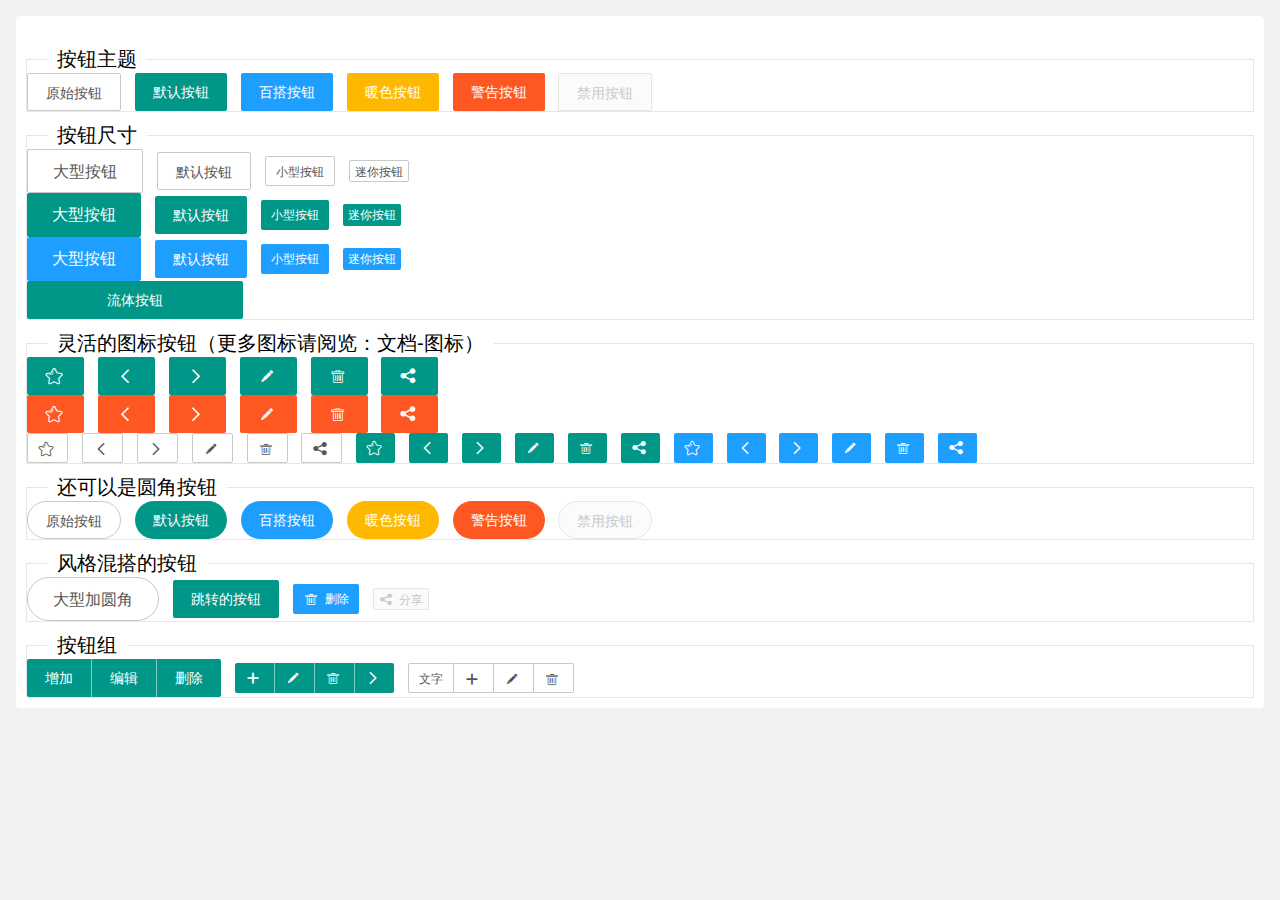
<file: src/main/webapp/page/button.html>
<!DOCTYPE html>
<html>
<head>
    <meta charset="utf-8">
    <title>layui</title>
    <meta name="renderer" content="webkit">
    <meta http-equiv="X-UA-Compatible" content="IE=edge,chrome=1">
    <meta name="viewport" content="width=device-width, initial-scale=1, maximum-scale=1">
    <link rel="stylesheet" href="../lib/layui-v2.5.5/css/layui.css" media="all">
    <link rel="stylesheet" href="../css/public.css" media="all">
    <style>
      .site-demo-button{margin: 10px 0 10px 0}
    </style>
</head>
<body>
<div class="layuimini-container">
    <div class="layuimini-main">
        <fieldset class="layui-elem-field site-demo-button" style="margin-top: 30px;">
            <legend>按钮主题</legend>
            <div>
                <button type="button" class="layui-btn layui-btn-primary">原始按钮</button>
                <button type="button" class="layui-btn">默认按钮</button>
                <button type="button" class="layui-btn layui-btn-normal">百搭按钮</button>
                <button type="button" class="layui-btn layui-btn-warm">暖色按钮</button>
                <button type="button" class="layui-btn layui-btn-danger">警告按钮</button>
                <button type="button" class="layui-btn layui-btn-disabled">禁用按钮</button>
            </div>
        </fieldset>
        <fieldset class="layui-elem-field site-demo-button">
            <legend>按钮尺寸</legend>
            <div>
                <button type="button" class="layui-btn layui-btn-primary layui-btn-lg">大型按钮</button>
                <button type="button" class="layui-btn layui-btn-primary">默认按钮</button>
                <button type="button" class="layui-btn layui-btn-primary layui-btn-sm">小型按钮</button>
                <button type="button" class="layui-btn layui-btn-primary layui-btn-xs">迷你按钮</button>

                <br>

                <button type="button" class="layui-btn layui-btn-lg">大型按钮</button>
                <button type="button" class="layui-btn">默认按钮</button>
                <button type="button" class="layui-btn layui-btn-sm">小型按钮</button>
                <button type="button" class="layui-btn layui-btn-xs">迷你按钮</button>

                <br>

                <button type="button" class="layui-btn layui-btn-lg layui-btn-normal">大型按钮</button>
                <button type="button" class="layui-btn layui-btn-normal">默认按钮</button>
                <button type="button" class="layui-btn layui-btn-sm layui-btn-normal">小型按钮</button>
                <button type="button" class="layui-btn layui-btn-xs layui-btn-normal">迷你按钮</button>

                <br>

                <div style="width: 216px; margin: 0;">
                    <button type="button" class="layui-btn layui-btn-fluid">流体按钮</button>
                </div>
            </div>
        </fieldset>
        <fieldset class="layui-elem-field site-demo-button">
            <legend>灵活的图标按钮（更多图标请阅览：文档-图标）</legend>
            <div>
                <button type="button" class="layui-btn"><i class="layui-icon"></i></button>
                <button type="button" class="layui-btn"><i class="layui-icon"></i></button>
                <button type="button" class="layui-btn"><i class="layui-icon"></i></button>
                <button type="button" class="layui-btn"><i class="layui-icon"></i></button>
                <button type="button" class="layui-btn"><i class="layui-icon"></i></button>
                <button type="button" class="layui-btn"><i class="layui-icon"></i></button>

                <br>

                <button type="button" class="layui-btn layui-btn-danger"><i class="layui-icon"></i></button>
                <button type="button" class="layui-btn layui-btn-danger"><i class="layui-icon"></i></button>
                <button type="button" class="layui-btn layui-btn-danger"><i class="layui-icon"></i></button>
                <button type="button" class="layui-btn layui-btn-danger"><i class="layui-icon"></i></button>
                <button type="button" class="layui-btn layui-btn-danger"><i class="layui-icon"></i></button>
                <button type="button" class="layui-btn layui-btn-danger"><i class="layui-icon"></i></button>

                <br>

                <button type="button" class="layui-btn layui-btn-primary layui-btn-sm"><i class="layui-icon"></i></button>
                <button type="button" class="layui-btn layui-btn-primary layui-btn-sm"><i class="layui-icon"></i></button>
                <button type="button" class="layui-btn layui-btn-primary layui-btn-sm"><i class="layui-icon"></i></button>
                <button type="button" class="layui-btn layui-btn-primary layui-btn-sm"><i class="layui-icon"></i></button>
                <button type="button" class="layui-btn layui-btn-primary layui-btn-sm"><i class="layui-icon"></i></button>
                <button type="button" class="layui-btn layui-btn-primary layui-btn-sm"><i class="layui-icon"></i></button>

                <button type="button" class="layui-btn layui-btn-sm"><i class="layui-icon"></i></button>
                <button type="button" class="layui-btn layui-btn-sm"><i class="layui-icon"></i></button>
                <button type="button" class="layui-btn layui-btn-sm"><i class="layui-icon"></i></button>
                <button type="button" class="layui-btn layui-btn-sm"><i class="layui-icon"></i></button>
                <button type="button" class="layui-btn layui-btn-sm"><i class="layui-icon"></i></button>
                <button type="button" class="layui-btn layui-btn-sm"><i class="layui-icon"></i></button>

                <button type="button" class="layui-btn layui-btn-normal layui-btn-sm"><i class="layui-icon"></i></button>
                <button type="button" class="layui-btn layui-btn-normal layui-btn-sm"><i class="layui-icon"></i></button>
                <button type="button" class="layui-btn layui-btn-normal layui-btn-sm"><i class="layui-icon"></i></button>
                <button type="button" class="layui-btn layui-btn-normal layui-btn-sm"><i class="layui-icon"></i></button>
                <button type="button" class="layui-btn layui-btn-normal layui-btn-sm"><i class="layui-icon"></i></button>
                <button type="button" class="layui-btn layui-btn-normal layui-btn-sm"><i class="layui-icon"></i></button>
            </div>
        </fieldset>
        <fieldset class="layui-elem-field site-demo-button">
            <legend>还可以是圆角按钮</legend>
            <div>
                <button type="button" class="layui-btn layui-btn-primary layui-btn-radius">原始按钮</button>
                <button type="button" class="layui-btn layui-btn-radius">默认按钮</button>
                <button type="button" class="layui-btn layui-btn-normal layui-btn-radius">百搭按钮</button>
                <button type="button" class="layui-btn layui-btn-warm layui-btn-radius">暖色按钮</button>
                <button type="button" class="layui-btn layui-btn-danger layui-btn-radius">警告按钮</button>
                <button type="button" class="layui-btn layui-btn-disabled layui-btn-radius">禁用按钮</button>
            </div>
        </fieldset>
        <fieldset class="layui-elem-field site-demo-button">
            <legend>风格混搭的按钮</legend>
            <div>
                <button type="button" class="layui-btn layui-btn-lg layui-btn-primary layui-btn-radius">大型加圆角</button>
                <a href="http://www.layui.com/doc/element/button.html" class="layui-btn" target="_blank">跳转的按钮</a>
                <button type="button" class="layui-btn layui-btn-sm layui-btn-normal"><i class="layui-icon"></i> 删除</button>
                <button type="button" class="layui-btn layui-btn-xs layui-btn-disabled"><i class="layui-icon"></i> 分享</button>
            </div>
        </fieldset>

        <fieldset class="layui-elem-field site-demo-button">
            <legend>按钮组</legend>
            <div class="layui-btn-group">
                <button type="button" class="layui-btn">增加</button>
                <button type="button" class="layui-btn ">编辑</button>
                <button type="button" class="layui-btn">删除</button>
            </div>
            <div class="layui-btn-group">
                <button type="button" class="layui-btn layui-btn-sm"><i class="layui-icon"></i></button>
                <button type="button" class="layui-btn layui-btn-sm"><i class="layui-icon"></i></button>
                <button type="button" class="layui-btn layui-btn-sm"><i class="layui-icon"></i></button>
                <button type="button" class="layui-btn layui-btn-sm"><i class="layui-icon"></i></button>
            </div>
            <div class="layui-btn-group">
                <button type="button" class="layui-btn layui-btn-primary layui-btn-sm">文字</button>
                <button type="button" class="layui-btn layui-btn-primary layui-btn-sm"><i class="layui-icon"></i></button>
                <button type="button" class="layui-btn layui-btn-primary layui-btn-sm"><i class="layui-icon"></i></button>
                <button type="button" class="layui-btn layui-btn-primary layui-btn-sm"><i class="layui-icon"></i></button>
            </div>
        </fieldset>
    </div>
</div>

<script src="../lib/layui-v2.5.5/layui.js" charset="utf-8"></script>
<!-- 注意：如果你直接复制所有代码到本地，上述js路径需要改成你本地的 -->
</body>
</html>
</file>
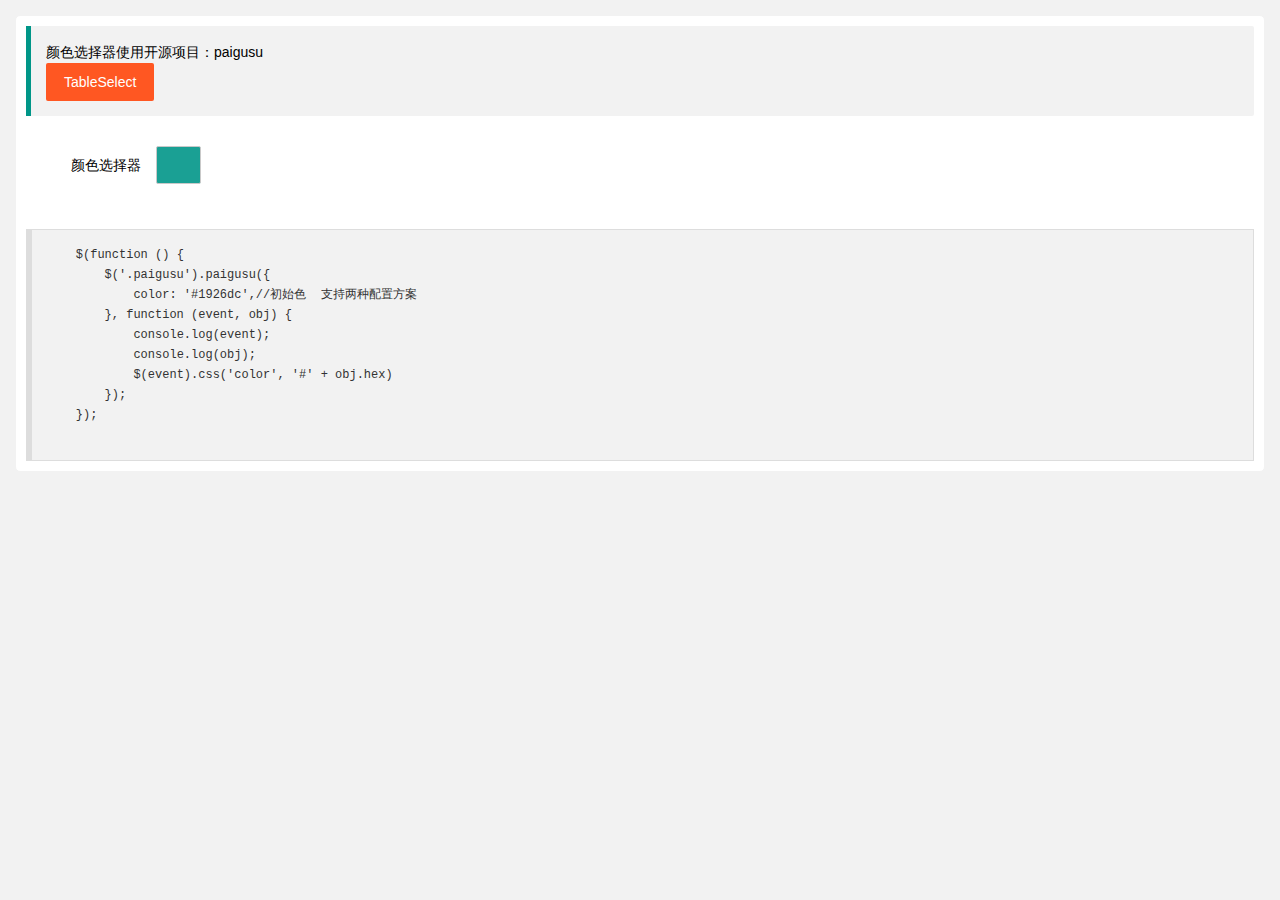
<file: src/main/webapp/page/color-select.html>
<!DOCTYPE html>
<html lang="en">
<head>
    <meta charset="UTF-8">
    <title>颜色选择器</title>
    <link rel="stylesheet" href="../lib/layui-v2.5.5/css/layui.css" media="all">
    <link rel="stylesheet" href="../css/public.css" media="all">
</head>
<body>
<div class="layuimini-container">
    <div class="layuimini-main">

        <blockquote class="layui-elem-quote">
            颜色选择器使用开源项目：paigusu<br>
            <a href="http://www.jq22.com/jquery-info20030" target="_blank" class="layui-btn layui-btn-danger">TableSelect</a>
        </blockquote>

        <form class="layui-form" action="" style="padding:20px;">
            <div class="layui-form-item">
                <label class="layui-form-label">颜色选择器</label>
                <div class="layui-input-inline">
                    <input type="hidden" name="test_color" value="#1aa094">
                    <span class="layui-btn layui-btn-primary test-select-color" style="padding:0 12px;min-width:45px;background-color: #1aa094;"></span>
                </div>
            </div>
        </form>

        <pre class="layui-code">
    $(function () {
        $('.paigusu').paigusu({
            color: '#1926dc',//初始色  支持两种配置方案
        }, function (event, obj) {
            console.log(event);
            console.log(obj);
            $(event).css('color', '#' + obj.hex)
        });
    });
        </pre>
    </div>
</div>
<script src="../lib/layui-v2.5.5/layui.js" charset="utf-8"></script>
<script src="../lib/jquery-3.4.1/jquery-3.4.1.min.js" charset="utf-8"></script>
<script src="../lib/jq-module/paigusu.min.js" charset="utf-8"></script>
<script>
    $(function () {
        $('.test-select-color').paigusu({
            color: '#1aa094',//初始色  支持两种配置方案
        }, function (event, obj) {
            console.log(event);
            console.log(obj);
            $(event).css('background-color', '#' + obj.hex);
            $('input[name="test_color"]').val('#' + obj.hex);
        });
    });
</script>
</body>
</html>
</file>
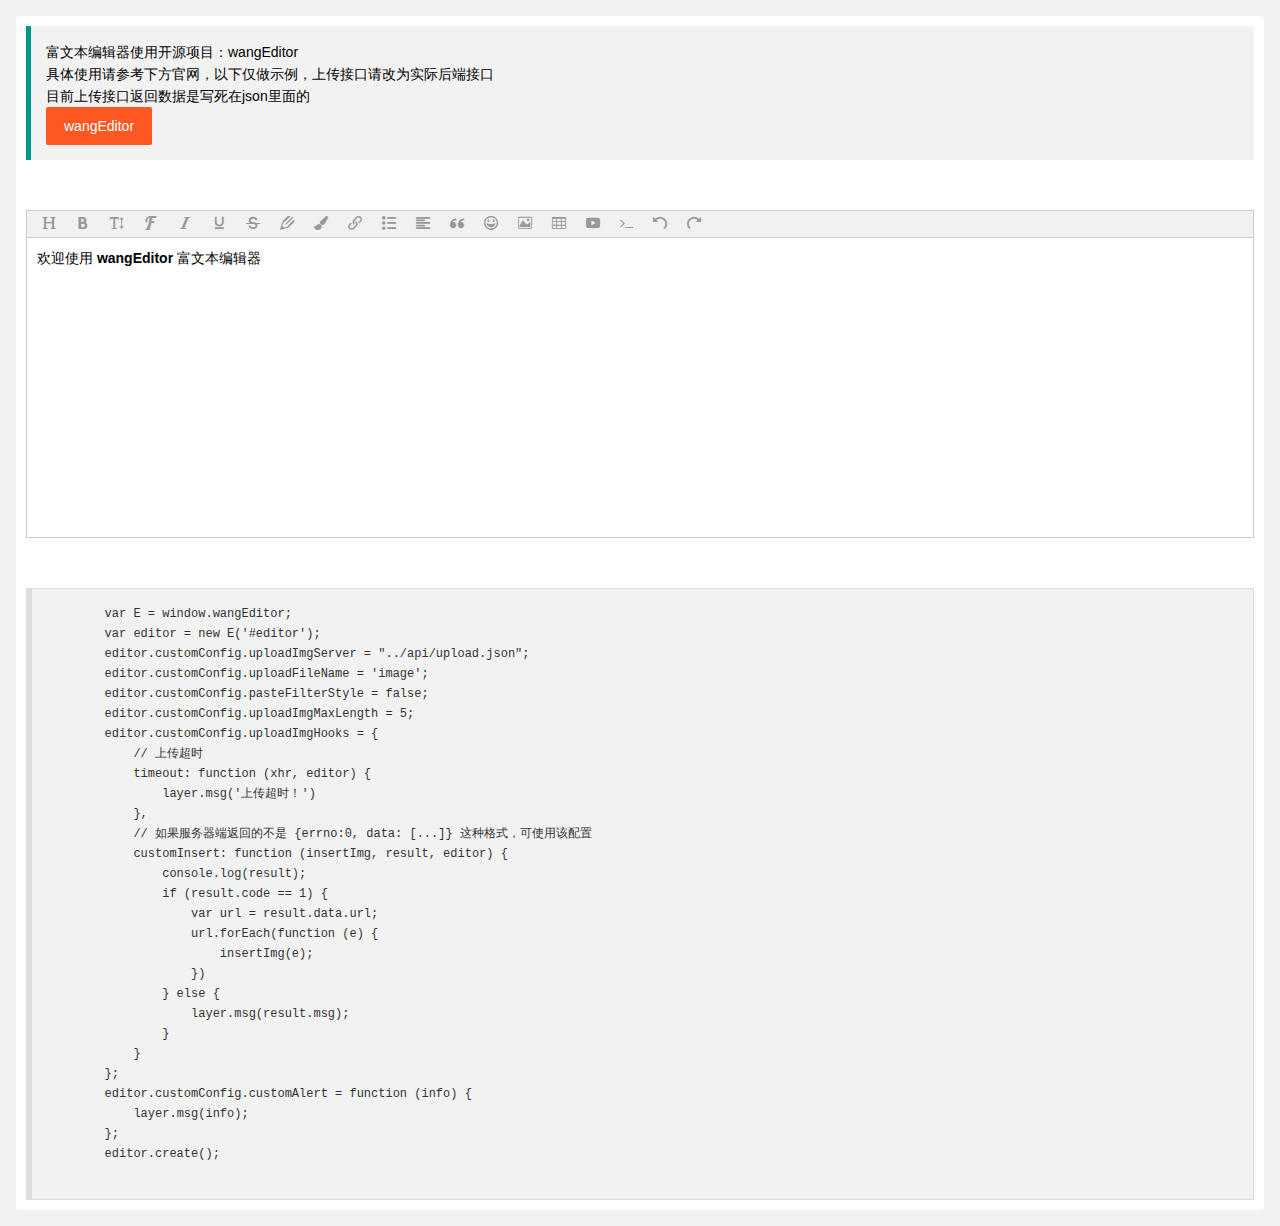
<file: src/main/webapp/page/editor.html>
<!DOCTYPE html>
<html>
<head>
    <meta charset="utf-8">
    <title>富文本编辑器</title>
    <meta name="renderer" content="webkit">
    <meta http-equiv="X-UA-Compatible" content="IE=edge,chrome=1">
    <meta name="viewport" content="width=device-width, initial-scale=1, maximum-scale=1">
    <link rel="stylesheet" href="../lib/layui-v2.5.5/css/layui.css" media="all">
    <link rel="stylesheet" href="../css/public.css" media="all">
</head>
<body>
<div class="layuimini-container">
    <div class="layuimini-main">

        <blockquote class="layui-elem-quote">
            富文本编辑器使用开源项目：wangEditor<br>
            具体使用请参考下方官网，以下仅做示例，上传接口请改为实际后端接口<br>
            目前上传接口返回数据是写死在json里面的<br>
            <a href="http://www.wangeditor.com" target="_blank" class="layui-btn layui-btn-danger">wangEditor</a>
        </blockquote>

        <div id="editor" style="margin: 50px 0 50px 0">
            <p>欢迎使用 <b>wangEditor</b> 富文本编辑器</p>
        </div>

        <pre class="layui-code">
        var E = window.wangEditor;
        var editor = new E('#editor');
        editor.customConfig.uploadImgServer = "../api/upload.json";
        editor.customConfig.uploadFileName = 'image';
        editor.customConfig.pasteFilterStyle = false;
        editor.customConfig.uploadImgMaxLength = 5;
        editor.customConfig.uploadImgHooks = {
            // 上传超时
            timeout: function (xhr, editor) {
                layer.msg('上传超时！')
            },
            // 如果服务器端返回的不是 {errno:0, data: [...]} 这种格式，可使用该配置
            customInsert: function (insertImg, result, editor) {
                console.log(result);
                if (result.code == 1) {
                    var url = result.data.url;
                    url.forEach(function (e) {
                        insertImg(e);
                    })
                } else {
                    layer.msg(result.msg);
                }
            }
        };
        editor.customConfig.customAlert = function (info) {
            layer.msg(info);
        };
        editor.create();
        </pre>

    </div>
</div>

<!-- 注意， 只需要引用 JS，无需引用任何 CSS ！！！-->
<script src="../lib/layui-v2.5.5/layui.js" charset="utf-8"></script>
<script src="../js/lay-config.js?v=1.0.4" charset="utf-8"></script>
<script type="text/javascript">
    layui.use(['layer','wangEditor'], function () {
        var $ = layui.jquery,
            layer = layui.layer,
            wangEditor = layui.wangEditor;

        var editor = new wangEditor('#editor');
        editor.customConfig.uploadImgServer = "../api/upload.json";
        editor.customConfig.uploadFileName = 'image';
        editor.customConfig.pasteFilterStyle = false;
        editor.customConfig.uploadImgMaxLength = 5;
        editor.customConfig.uploadImgHooks = {
            // 上传超时
            timeout: function (xhr, editor) {
                layer.msg('上传超时！')
            },
            // 如果服务器端返回的不是 {errno:0, data: [...]} 这种格式，可使用该配置
            customInsert: function (insertImg, result, editor) {
                console.log(result);
                if (result.code == 1) {
                    var url = result.data.url;
                    url.forEach(function (e) {
                        insertImg(e);
                    })
                } else {
                    layer.msg(result.msg);
                }
            }
        };
        editor.customConfig.customAlert = function (info) {
            layer.msg(info);
        };
        editor.create();

    });
</script>
</body>
</html>
</file>
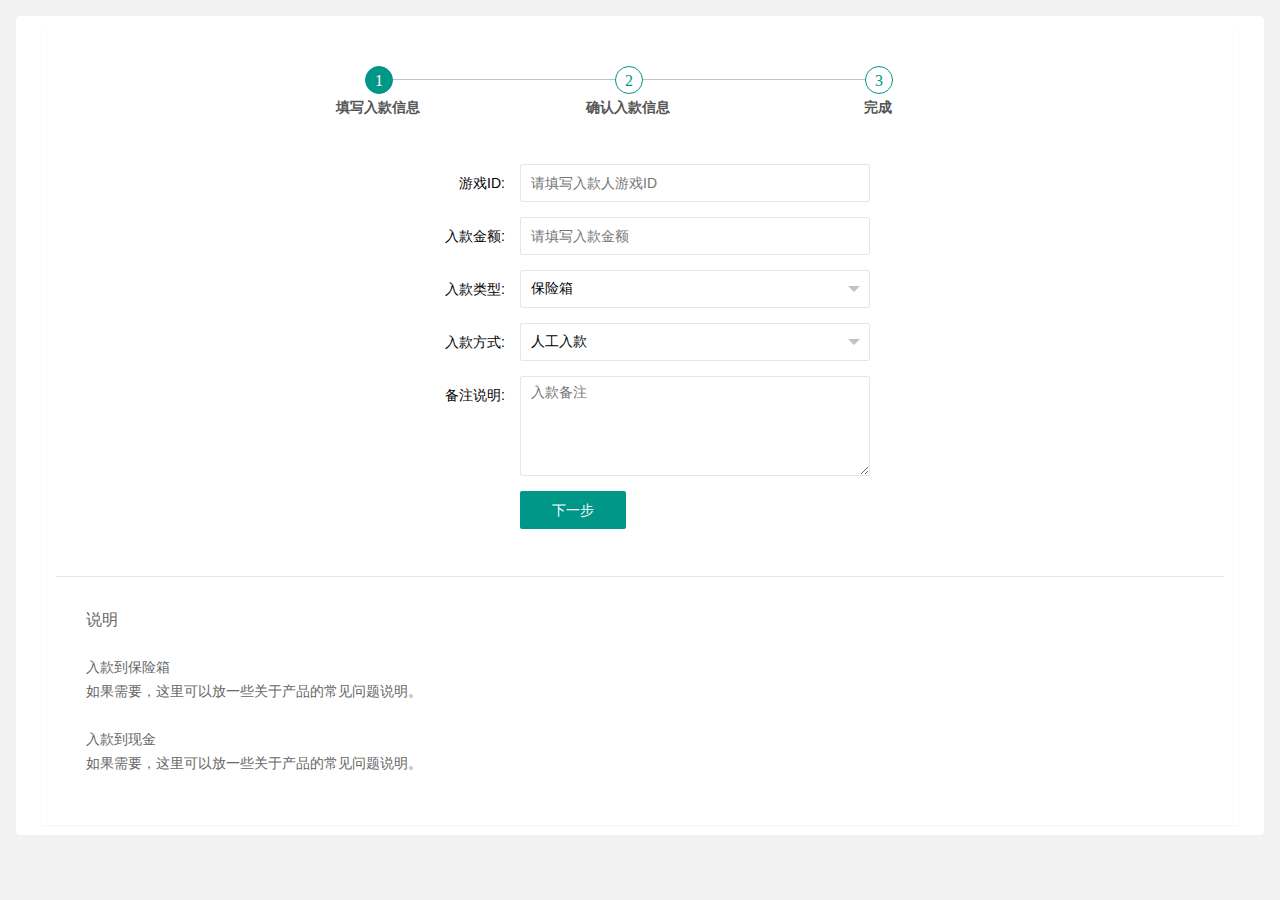
<file: src/main/webapp/page/form-step.html>
<!DOCTYPE html>
<html>
<head>
    <meta charset="utf-8">
    <title>分步表单</title>
    <meta name="renderer" content="webkit">
    <meta http-equiv="X-UA-Compatible" content="IE=edge,chrome=1">
    <meta name="viewport" content="width=device-width, initial-scale=1, maximum-scale=1">
    <link rel="stylesheet" href="../lib/layui-v2.5.5/css/layui.css" media="all">
    <link rel="stylesheet" href="../css/public.css" media="all">
    <link rel="stylesheet" href="../js/lay-module/step-lay/step.css" media="all">
</head>
<body>
<div class="layuimini-container">
    <div class="layuimini-main">

        <div class="layui-fluid">
            <div class="layui-card">
                <div class="layui-card-body" style="padding-top: 40px;">
                    <div class="layui-carousel" id="stepForm" lay-filter="stepForm" style="margin: 0 auto;">
                        <div carousel-item>
                            <div>
                                <form class="layui-form" style="margin: 0 auto;max-width: 460px;padding-top: 40px;">
                                    <div class="layui-form-item">
                                        <label class="layui-form-label">游戏ID:</label>
                                        <div class="layui-input-block">
                                            <input type="text" placeholder="请填写入款人游戏ID" class="layui-input" lay-verify="number" required />

                                        </div>
                                    </div>
                                    <div class="layui-form-item">
                                        <label class="layui-form-label">入款金额:</label>
                                        <div class="layui-input-block">
                                            <input type="number" placeholder="请填写入款金额" value="" class="layui-input" lay-verify="number" required>
                                        </div>
                                    </div>
                                    <div class="layui-form-item">
                                        <label class="layui-form-label">入款类型:</label>
                                        <div class="layui-input-block">
                                            <select lay-verify="required">
                                                <option value="1" selected>保险箱</option>
                                                <option value="2">现金</option>
                                            </select>
                                        </div>
                                    </div>
                                    <div class="layui-form-item">
                                        <label class="layui-form-label">入款方式:</label>
                                        <div class="layui-input-block">
                                            <select lay-verify="required">
                                                <option value="1" selected>人工入款</option>
                                                <option value="2">修正</option>
                                                <option value="3">活动</option>
                                                <option value="4">佣金</option>
                                            </select>
                                        </div>
                                    </div>
                                    <div class="layui-form-item">
                                        <label class="layui-form-label">备注说明:</label>
                                        <div class="layui-input-block">
                                            <textarea placeholder="入款备注" value="" class="layui-textarea"></textarea>
                                        </div>
                                    </div>
                                    <div class="layui-form-item">
                                        <div class="layui-input-block">
                                            <button class="layui-btn" lay-submit lay-filter="formStep">
                                                &emsp;下一步&emsp;
                                            </button>
                                        </div>
                                    </div>
                                </form>
                            </div>
                            <div>
                                <form class="layui-form" style="margin: 0 auto;max-width: 460px;padding-top: 40px;">
                                    <div class="layui-form-item">
                                        <label class="layui-form-label">游戏ID:</label>
                                        <div class="layui-input-block">
                                            <div class="layui-form-mid layui-word-aux">639537</div>
                                        </div>
                                    </div>
                                    <div class="layui-form-item">
                                        <label class="layui-form-label">账户余额:</label>
                                        <div class="layui-input-block">
                                            <div class="layui-form-mid layui-word-aux">3000 元（保险箱：1000，现金：2000）</div>
                                        </div>
                                    </div>
                                    <div class="layui-form-item">
                                        <label class="layui-form-label">入款金额:</label>
                                        <div class="layui-input-block">
                                            <div class="layui-form-mid layui-word-aux">
                                                <span style="font-size: 18px;color: #333;">1800 元</span>
                                            </div>
                                        </div>
                                    </div>
                                    <div class="layui-form-item">
                                        <label class="layui-form-label">入款类型:</label>
                                        <div class="layui-input-block">
                                            <div class="layui-form-mid layui-word-aux">保险箱</div>
                                        </div>
                                    </div>
                                    <div class="layui-form-item">
                                        <label class="layui-form-label">入款方式:</label>
                                        <div class="layui-input-block">
                                            <div class="layui-form-mid layui-word-aux">人工入款</div>
                                        </div>
                                    </div>
                                    <div class="layui-form-item">
                                        <label class="layui-form-label">备注说明:</label>
                                        <div class="layui-input-block">
                                            <div class="layui-form-mid layui-word-aux">备注说明</div>
                                        </div>
                                    </div>
                                    <div class="layui-form-item">
                                        <div class="layui-input-block">
                                            <button type="button" class="layui-btn layui-btn-primary pre">上一步</button>
                                            <button class="layui-btn" lay-submit lay-filter="formStep2">
                                                &emsp;确认入款&emsp;
                                            </button>
                                        </div>
                                    </div>
                                </form>
                            </div>
                            <div>
                                <div style="text-align: center;margin-top: 90px;">
                                    <i class="layui-icon layui-circle"
                                       style="color: white;font-size:30px;font-weight:bold;background: #52C41A;padding: 20px;line-height: 80px;">&#xe605;</i>
                                    <div style="font-size: 24px;color: #333;font-weight: 500;margin-top: 30px;">
                                        入款成功
                                    </div>
                                    <div style="font-size: 14px;color: #666;margin-top: 20px;">预计两小时到账</div>
                                </div>
                                <div style="text-align: center;margin-top: 50px;">
                                    <button class="layui-btn next">再入一笔</button>
                                    <button class="layui-btn layui-btn-primary">查看账单</button>
                                </div>
                            </div>
                        </div>
                    </div>
                    <hr>
                    <div style="color: #666;margin-top: 30px;margin-bottom: 40px;padding-left: 30px;">
                        <h3>说明</h3><br>
                        <h4>入款到保险箱</h4>
                        <p>如果需要，这里可以放一些关于产品的常见问题说明。</p>
                        <br><h4>入款到现金</h4>
                        <p>如果需要，这里可以放一些关于产品的常见问题说明。</p>
                    </div>
                </div>
            </div>
        </div>

    </div>
</div>
<script src="../lib/layui-v2.5.5/layui.js" charset="utf-8"></script>
<script src="../js/lay-config.js?v=1.0.4" charset="utf-8"></script>
<script>
    layui.use([ 'form', 'step'], function () {
        var $ = layui.$,
            form = layui.form,
            step = layui.step;

        step.render({
            elem: '#stepForm',
            filter: 'stepForm',
            width: '100%', //设置容器宽度
            stepWidth: '750px',
            height: '500px',
            stepItems: [{
                title: '填写入款信息'
            }, {
                title: '确认入款信息'
            }, {
                title: '完成'
            }]
        });


        form.on('submit(formStep)', function (data) {
            step.next('#stepForm');
            return false;
        });

        form.on('submit(formStep2)', function (data) {
            step.next('#stepForm');
            return false;
        });

        $('.pre').click(function () {
            step.pre('#stepForm');
        });

        $('.next').click(function () {
            step.next('#stepForm');
        });
    })
</script>
</body>
</html>
</file>
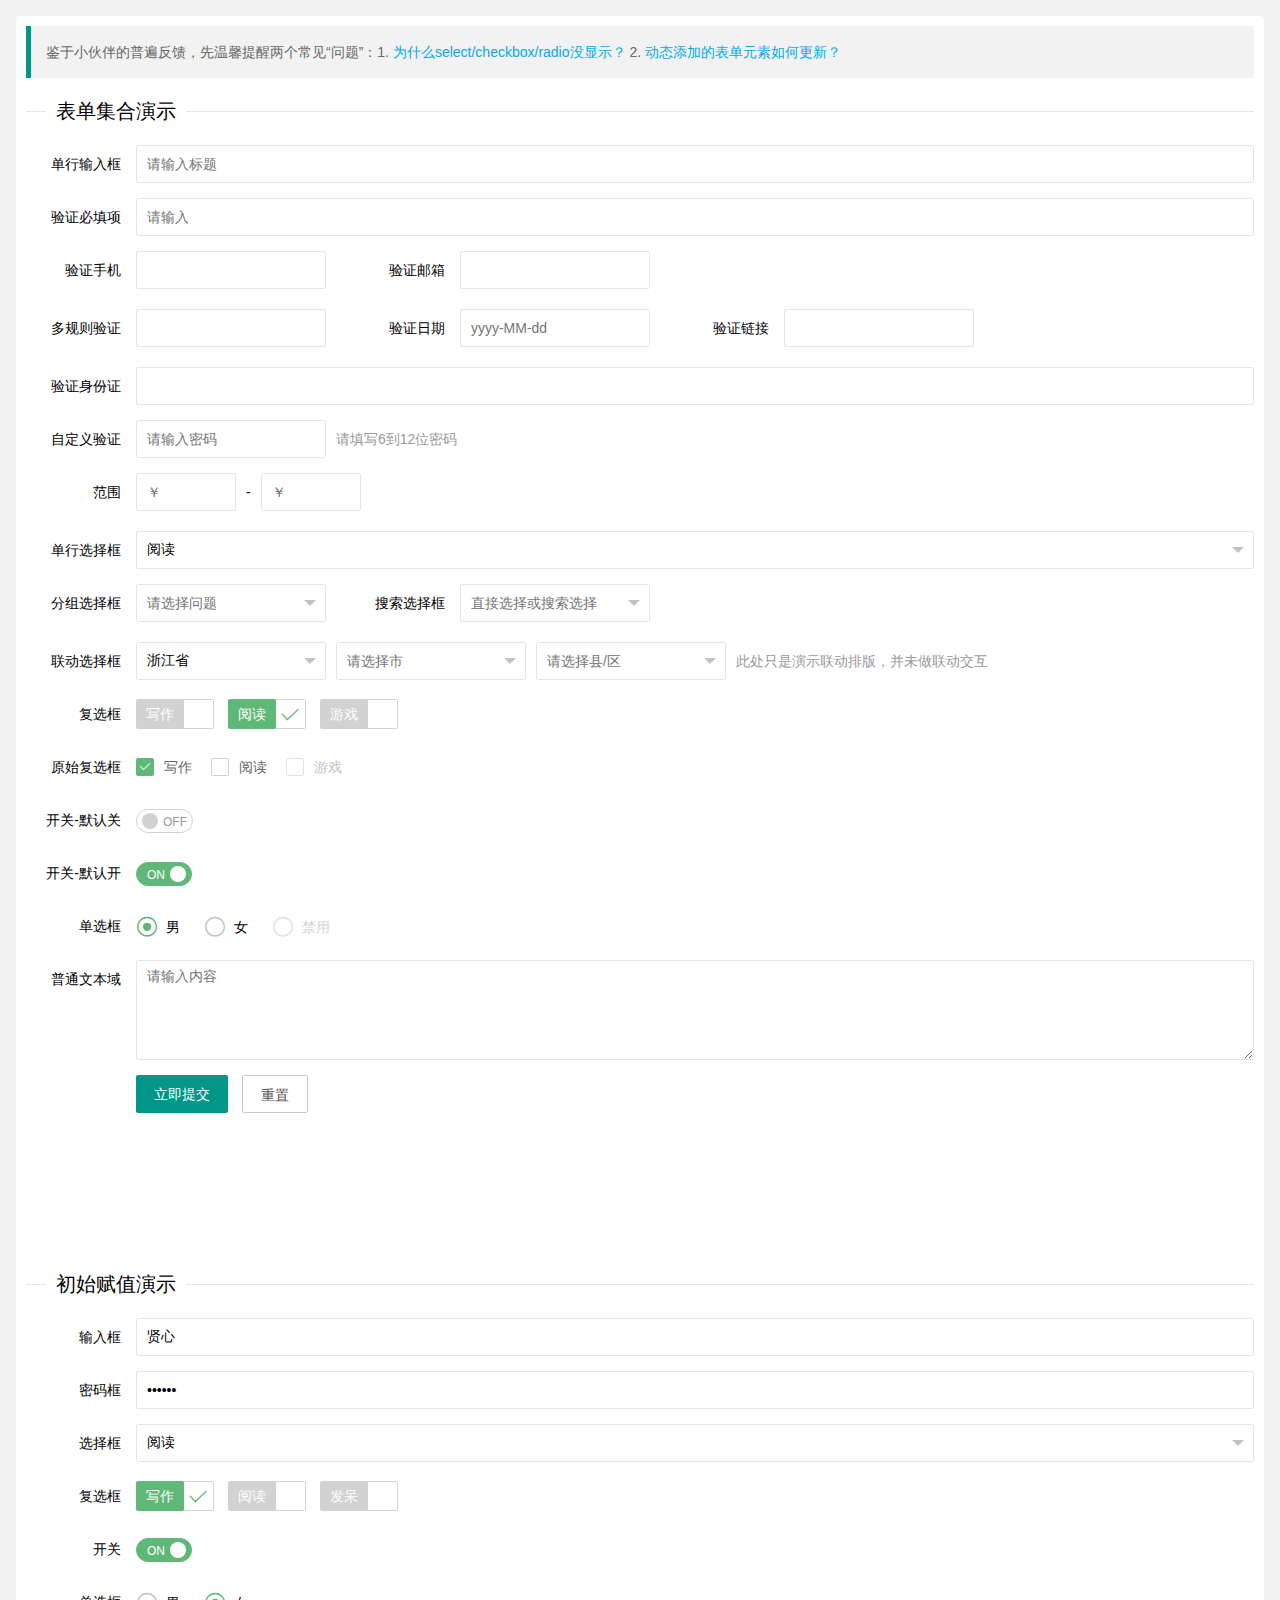
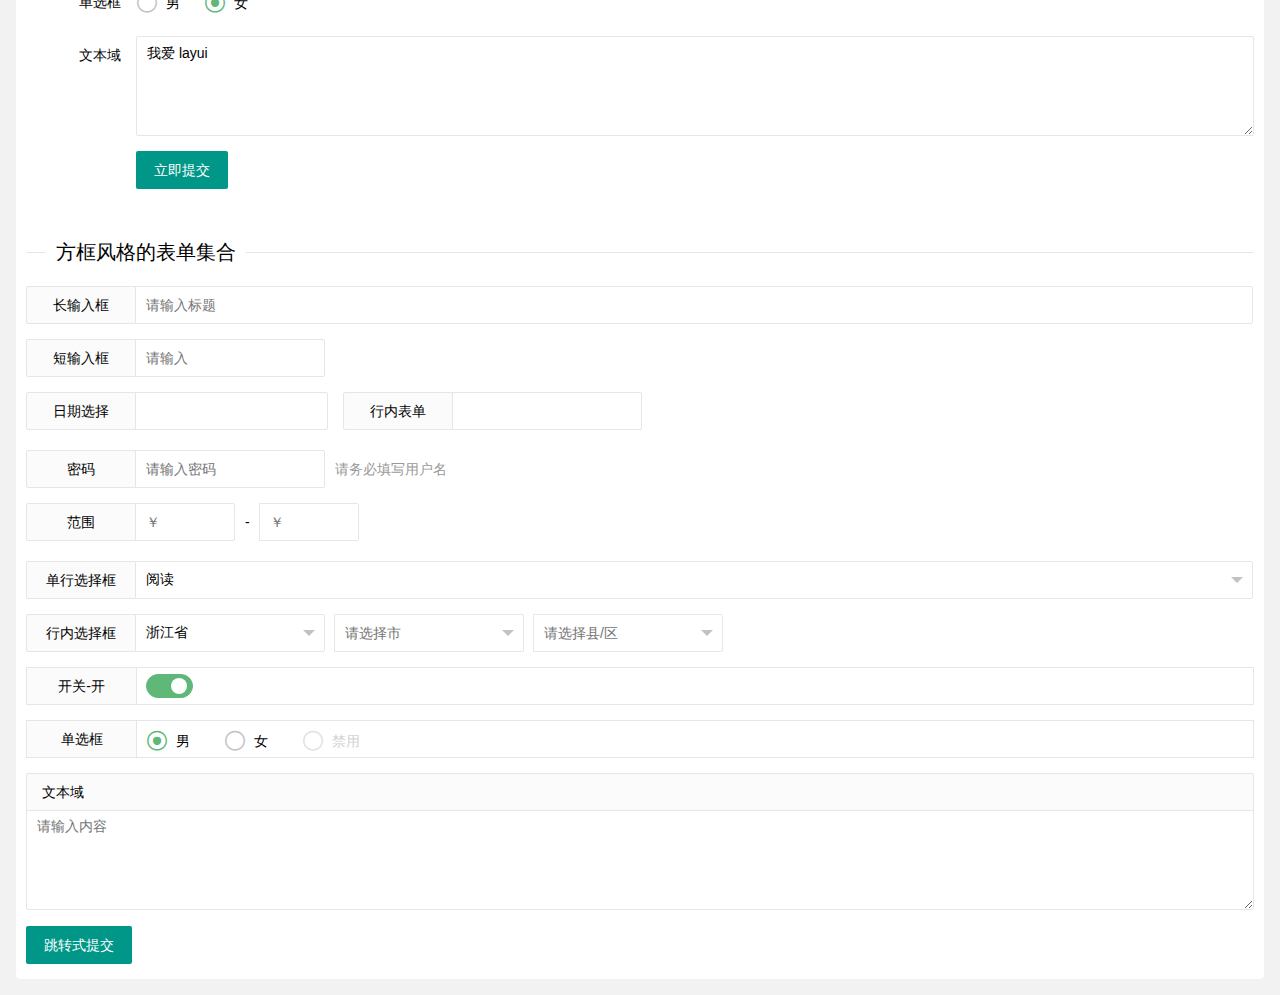
<file: src/main/webapp/page/form.html>
<!DOCTYPE html>
<html>
<head>
    <meta charset="utf-8">
    <title>layui</title>
    <meta name="renderer" content="webkit">
    <meta http-equiv="X-UA-Compatible" content="IE=edge,chrome=1">
    <meta name="viewport" content="width=device-width, initial-scale=1, maximum-scale=1">
    <link rel="stylesheet" href="../lib/layui-v2.5.5/css/layui.css" media="all">
    <link rel="stylesheet" href="../css/public.css" media="all">
</head>
<body>
<div class="layuimini-container">
    <div class="layuimini-main">

        <blockquote class="layui-elem-quote layui-text">
            鉴于小伙伴的普遍反馈，先温馨提醒两个常见“问题”：1. <a href="/doc/base/faq.html#form" target="_blank">为什么select/checkbox/radio没显示？</a> 2. <a href="/doc/modules/form.html#render" target="_blank">动态添加的表单元素如何更新？</a>
        </blockquote>

        <fieldset class="layui-elem-field layui-field-title" style="margin-top: 20px;">
            <legend>表单集合演示</legend>
        </fieldset>

        <form class="layui-form" action="">
            <div class="layui-form-item">
                <label class="layui-form-label">单行输入框</label>
                <div class="layui-input-block">
                    <input type="text" name="title" lay-verify="title" autocomplete="off" placeholder="请输入标题" class="layui-input">
                </div>
            </div>
            <div class="layui-form-item">
                <label class="layui-form-label">验证必填项</label>
                <div class="layui-input-block">
                    <input type="text" name="username" lay-verify="required" lay-reqtext="用户名是必填项，岂能为空？" placeholder="请输入" autocomplete="off" class="layui-input">
                </div>
            </div>

            <div class="layui-form-item">
                <div class="layui-inline">
                    <label class="layui-form-label">验证手机</label>
                    <div class="layui-input-inline">
                        <input type="tel" name="phone" lay-verify="required|phone" autocomplete="off" class="layui-input">
                    </div>
                </div>
                <div class="layui-inline">
                    <label class="layui-form-label">验证邮箱</label>
                    <div class="layui-input-inline">
                        <input type="text" name="email" lay-verify="email" autocomplete="off" class="layui-input">
                    </div>
                </div>
            </div>

            <div class="layui-form-item">
                <div class="layui-inline">
                    <label class="layui-form-label">多规则验证</label>
                    <div class="layui-input-inline">
                        <input type="text" name="number" lay-verify="required|number" autocomplete="off" class="layui-input">
                    </div>
                </div>
                <div class="layui-inline">
                    <label class="layui-form-label">验证日期</label>
                    <div class="layui-input-inline">
                        <input type="text" name="date" id="date" lay-verify="date" placeholder="yyyy-MM-dd" autocomplete="off" class="layui-input">
                    </div>
                </div>
                <div class="layui-inline">
                    <label class="layui-form-label">验证链接</label>
                    <div class="layui-input-inline">
                        <input type="tel" name="url" lay-verify="url" autocomplete="off" class="layui-input">
                    </div>
                </div>
            </div>

            <div class="layui-form-item">
                <label class="layui-form-label">验证身份证</label>
                <div class="layui-input-block">
                    <input type="text" name="identity" lay-verify="identity" placeholder="" autocomplete="off" class="layui-input">
                </div>
            </div>
            <div class="layui-form-item">
                <label class="layui-form-label">自定义验证</label>
                <div class="layui-input-inline">
                    <input type="password" name="password" lay-verify="pass" placeholder="请输入密码" autocomplete="off" class="layui-input">
                </div>
                <div class="layui-form-mid layui-word-aux">请填写6到12位密码</div>
            </div>

            <div class="layui-form-item">
                <div class="layui-inline">
                    <label class="layui-form-label">范围</label>
                    <div class="layui-input-inline" style="width: 100px;">
                        <input type="text" name="price_min" placeholder="￥" autocomplete="off" class="layui-input">
                    </div>
                    <div class="layui-form-mid">-</div>
                    <div class="layui-input-inline" style="width: 100px;">
                        <input type="text" name="price_max" placeholder="￥" autocomplete="off" class="layui-input">
                    </div>
                </div>
            </div>

            <div class="layui-form-item">
                <label class="layui-form-label">单行选择框</label>
                <div class="layui-input-block">
                    <select name="interest" lay-filter="aihao">
                        <option value=""></option>
                        <option value="0">写作</option>
                        <option value="1" selected="">阅读</option>
                        <option value="2">游戏</option>
                        <option value="3">音乐</option>
                        <option value="4">旅行</option>
                    </select>
                </div>
            </div>


            <div class="layui-form-item">
                <div class="layui-inline">
                    <label class="layui-form-label">分组选择框</label>
                    <div class="layui-input-inline">
                        <select name="quiz">
                            <option value="">请选择问题</option>
                            <optgroup label="城市记忆">
                                <option value="你工作的第一个城市">你工作的第一个城市</option>
                            </optgroup>
                            <optgroup label="学生时代">
                                <option value="你的工号">你的工号</option>
                                <option value="你最喜欢的老师">你最喜欢的老师</option>
                            </optgroup>
                        </select>
                    </div>
                </div>
                <div class="layui-inline">
                    <label class="layui-form-label">搜索选择框</label>
                    <div class="layui-input-inline">
                        <select name="modules" lay-verify="required" lay-search="">
                            <option value="">直接选择或搜索选择</option>
                            <option value="1">layer</option>
                            <option value="2">form</option>
                            <option value="3">layim</option>
                            <option value="4">element</option>
                            <option value="5">laytpl</option>
                            <option value="6">upload</option>
                            <option value="7">laydate</option>
                            <option value="8">laypage</option>
                            <option value="9">flow</option>
                            <option value="10">util</option>
                            <option value="11">code</option>
                            <option value="12">tree</option>
                            <option value="13">layedit</option>
                            <option value="14">nav</option>
                            <option value="15">tab</option>
                            <option value="16">table</option>
                            <option value="17">select</option>
                            <option value="18">checkbox</option>
                            <option value="19">switch</option>
                            <option value="20">radio</option>
                        </select>
                    </div>
                </div>
            </div>

            <div class="layui-form-item">
                <label class="layui-form-label">联动选择框</label>
                <div class="layui-input-inline">
                    <select name="quiz1">
                        <option value="">请选择省</option>
                        <option value="浙江" selected="">浙江省</option>
                        <option value="你的工号">江西省</option>
                        <option value="你最喜欢的老师">福建省</option>
                    </select>
                </div>
                <div class="layui-input-inline">
                    <select name="quiz2">
                        <option value="">请选择市</option>
                        <option value="杭州">杭州</option>
                        <option value="宁波" disabled="">宁波</option>
                        <option value="温州">温州</option>
                        <option value="温州">台州</option>
                        <option value="温州">绍兴</option>
                    </select>
                </div>
                <div class="layui-input-inline">
                    <select name="quiz3">
                        <option value="">请选择县/区</option>
                        <option value="西湖区">西湖区</option>
                        <option value="余杭区">余杭区</option>
                        <option value="拱墅区">临安市</option>
                    </select>
                </div>
                <div class="layui-form-mid layui-word-aux">此处只是演示联动排版，并未做联动交互</div>
            </div>

            <div class="layui-form-item">
                <label class="layui-form-label">复选框</label>
                <div class="layui-input-block">
                    <input type="checkbox" name="like[write]" title="写作">
                    <input type="checkbox" name="like[read]" title="阅读" checked="">
                    <input type="checkbox" name="like[game]" title="游戏">
                </div>
            </div>

            <div class="layui-form-item" pane="">
                <label class="layui-form-label">原始复选框</label>
                <div class="layui-input-block">
                    <input type="checkbox" name="like1[write]" lay-skin="primary" title="写作" checked="">
                    <input type="checkbox" name="like1[read]" lay-skin="primary" title="阅读">
                    <input type="checkbox" name="like1[game]" lay-skin="primary" title="游戏" disabled="">
                </div>
            </div>

            <div class="layui-form-item">
                <label class="layui-form-label">开关-默认关</label>
                <div class="layui-input-block">
                    <input type="checkbox" name="close" lay-skin="switch" lay-text="ON|OFF">
                </div>
            </div>
            <div class="layui-form-item">
                <label class="layui-form-label">开关-默认开</label>
                <div class="layui-input-block">
                    <input type="checkbox" checked="" name="open" lay-skin="switch" lay-filter="switchTest" lay-text="ON|OFF">
                </div>
            </div>
            <div class="layui-form-item">
                <label class="layui-form-label">单选框</label>
                <div class="layui-input-block">
                    <input type="radio" name="sex" value="男" title="男" checked="">
                    <input type="radio" name="sex" value="女" title="女">
                    <input type="radio" name="sex" value="禁" title="禁用" disabled="">
                </div>
            </div>
            <div class="layui-form-item layui-form-text">
                <label class="layui-form-label">普通文本域</label>
                <div class="layui-input-block">
                    <textarea placeholder="请输入内容" class="layui-textarea"></textarea>
                </div>
            </div>
            <!--<div class="layui-form-item layui-form-text">
              <label class="layui-form-label">编辑器</label>
              <div class="layui-input-block">
                <textarea class="layui-textarea layui-hide" name="content" lay-verify="content" id="LAY_demo_editor"></textarea>
              </div>
            </div>-->
            <div class="layui-form-item">
                <div class="layui-input-block">
                    <button class="layui-btn" lay-submit="" lay-filter="demo1">立即提交</button>
                    <button type="reset" class="layui-btn layui-btn-primary">重置</button>
                </div>
            </div>
        </form>

        <!-- 示例-970 -->
        <ins class="adsbygoogle" style="display:inline-block;width:970px;height:90px" data-ad-client="ca-pub-6111334333458862" data-ad-slot="3820120620"></ins>

        <fieldset class="layui-elem-field layui-field-title" style="margin-top: 50px;">
            <legend>初始赋值演示</legend>
        </fieldset>

        <form class="layui-form" action="" lay-filter="example">
            <div class="layui-form-item">
                <label class="layui-form-label">输入框</label>
                <div class="layui-input-block">
                    <input type="text" name="username" lay-verify="title" autocomplete="off" placeholder="请输入标题" class="layui-input">
                </div>
            </div>
            <div class="layui-form-item">
                <label class="layui-form-label">密码框</label>
                <div class="layui-input-block">
                    <input type="password" name="password" placeholder="请输入密码" autocomplete="off" class="layui-input">
                </div>
            </div>

            <div class="layui-form-item">
                <label class="layui-form-label">选择框</label>
                <div class="layui-input-block">
                    <select name="interest" lay-filter="aihao">
                        <option value=""></option>
                        <option value="0">写作</option>
                        <option value="1">阅读</option>
                        <option value="2">游戏</option>
                        <option value="3">音乐</option>
                        <option value="4">旅行</option>
                    </select>
                </div>
            </div>

            <div class="layui-form-item">
                <label class="layui-form-label">复选框</label>
                <div class="layui-input-block">
                    <input type="checkbox" name="like[write]" title="写作">
                    <input type="checkbox" name="like[read]" title="阅读">
                    <input type="checkbox" name="like[daze]" title="发呆">
                </div>
            </div>

            <div class="layui-form-item">
                <label class="layui-form-label">开关</label>
                <div class="layui-input-block">
                    <input type="checkbox" name="close" lay-skin="switch" lay-text="ON|OFF">
                </div>
            </div>

            <div class="layui-form-item">
                <label class="layui-form-label">单选框</label>
                <div class="layui-input-block">
                    <input type="radio" name="sex" value="男" title="男" checked="">
                    <input type="radio" name="sex" value="女" title="女">
                </div>
            </div>
            <div class="layui-form-item layui-form-text">
                <label class="layui-form-label">文本域</label>
                <div class="layui-input-block">
                    <textarea placeholder="请输入内容" class="layui-textarea" name="desc"></textarea>
                </div>
            </div>

            <div class="layui-form-item">
                <div class="layui-input-block">
                    <button class="layui-btn" lay-submit="" lay-filter="demo1">立即提交</button>
                </div>
            </div>
        </form>
        <fieldset class="layui-elem-field layui-field-title" style="margin-top: 50px;">
            <legend>方框风格的表单集合</legend>
        </fieldset>
        <form class="layui-form layui-form-pane" action="">
            <div class="layui-form-item">
                <label class="layui-form-label">长输入框</label>
                <div class="layui-input-block">
                    <input type="text" name="title" autocomplete="off" placeholder="请输入标题" class="layui-input">
                </div>
            </div>
            <div class="layui-form-item">
                <label class="layui-form-label">短输入框</label>
                <div class="layui-input-inline">
                    <input type="text" name="username" lay-verify="required" placeholder="请输入" autocomplete="off" class="layui-input">
                </div>
            </div>

            <div class="layui-form-item">
                <div class="layui-inline">
                    <label class="layui-form-label">日期选择</label>
                    <div class="layui-input-block">
                        <input type="text" name="date" id="date1" autocomplete="off" class="layui-input">
                    </div>
                </div>
                <div class="layui-inline">
                    <label class="layui-form-label">行内表单</label>
                    <div class="layui-input-inline">
                        <input type="text" name="number" autocomplete="off" class="layui-input">
                    </div>
                </div>
            </div>
            <div class="layui-form-item">
                <label class="layui-form-label">密码</label>
                <div class="layui-input-inline">
                    <input type="password" name="password" placeholder="请输入密码" autocomplete="off" class="layui-input">
                </div>
                <div class="layui-form-mid layui-word-aux">请务必填写用户名</div>
            </div>

            <div class="layui-form-item">
                <div class="layui-inline">
                    <label class="layui-form-label">范围</label>
                    <div class="layui-input-inline" style="width: 100px;">
                        <input type="text" name="price_min" placeholder="￥" autocomplete="off" class="layui-input">
                    </div>
                    <div class="layui-form-mid">-</div>
                    <div class="layui-input-inline" style="width: 100px;">
                        <input type="text" name="price_max" placeholder="￥" autocomplete="off" class="layui-input">
                    </div>
                </div>
            </div>

            <div class="layui-form-item">
                <label class="layui-form-label">单行选择框</label>
                <div class="layui-input-block">
                    <select name="interest" lay-filter="aihao">
                        <option value=""></option>
                        <option value="0">写作</option>
                        <option value="1" selected="">阅读</option>
                        <option value="2">游戏</option>
                        <option value="3">音乐</option>
                        <option value="4">旅行</option>
                    </select>
                </div>
            </div>

            <div class="layui-form-item">
                <label class="layui-form-label">行内选择框</label>
                <div class="layui-input-inline">
                    <select name="quiz1">
                        <option value="">请选择省</option>
                        <option value="浙江" selected="">浙江省</option>
                        <option value="你的工号">江西省</option>
                        <option value="你最喜欢的老师">福建省</option>
                    </select>
                </div>
                <div class="layui-input-inline">
                    <select name="quiz2">
                        <option value="">请选择市</option>
                        <option value="杭州">杭州</option>
                        <option value="宁波" disabled="">宁波</option>
                        <option value="温州">温州</option>
                        <option value="温州">台州</option>
                        <option value="温州">绍兴</option>
                    </select>
                </div>
                <div class="layui-input-inline">
                    <select name="quiz3">
                        <option value="">请选择县/区</option>
                        <option value="西湖区">西湖区</option>
                        <option value="余杭区">余杭区</option>
                        <option value="拱墅区">临安市</option>
                    </select>
                </div>
            </div>
            <div class="layui-form-item" pane="">
                <label class="layui-form-label">开关-开</label>
                <div class="layui-input-block">
                    <input type="checkbox" checked="" name="open" lay-skin="switch" lay-filter="switchTest" title="开关">
                </div>
            </div>
            <div class="layui-form-item" pane="">
                <label class="layui-form-label">单选框</label>
                <div class="layui-input-block">
                    <input type="radio" name="sex" value="男" title="男" checked="">
                    <input type="radio" name="sex" value="女" title="女">
                    <input type="radio" name="sex" value="禁" title="禁用" disabled="">
                </div>
            </div>
            <div class="layui-form-item layui-form-text">
                <label class="layui-form-label">文本域</label>
                <div class="layui-input-block">
                    <textarea placeholder="请输入内容" class="layui-textarea"></textarea>
                </div>
            </div>
            <div class="layui-form-item">
                <button class="layui-btn" lay-submit="" lay-filter="demo2">跳转式提交</button>
            </div>
        </form>
    </div>
</div>

<script src="../lib/layui-v2.5.5/layui.js" charset="utf-8"></script>
<!-- 注意：如果你直接复制所有代码到本地，上述js路径需要改成你本地的 -->
<script>
    layui.use(['form', 'layedit', 'laydate'], function () {
        var form = layui.form
            , layer = layui.layer
            , layedit = layui.layedit
            , laydate = layui.laydate;

        //日期
        laydate.render({
            elem: '#date'
        });
        laydate.render({
            elem: '#date1'
        });

        //创建一个编辑器
        var editIndex = layedit.build('LAY_demo_editor');

        //自定义验证规则
        form.verify({
            title: function (value) {
                if (value.length < 5) {
                    return '标题至少得5个字符啊';
                }
            }
            , pass: [
                /^[\S]{6,12}$/
                , '密码必须6到12位，且不能出现空格'
            ]
            , content: function (value) {
                layedit.sync(editIndex);
            }
        });

        //监听指定开关
        form.on('switch(switchTest)', function (data) {
            layer.msg('开关checked：' + (this.checked ? 'true' : 'false'), {
                offset: '6px'
            });
            layer.tips('温馨提示：请注意开关状态的文字可以随意定义，而不仅仅是ON|OFF', data.othis)
        });

        //监听提交
        form.on('submit(demo1)', function (data) {
            layer.alert(JSON.stringify(data.field), {
                title: '最终的提交信息'
            })
            return false;
        });

        //表单初始赋值
        form.val('example', {
            "username": "贤心" // "name": "value"
            , "password": "123456"
            , "interest": 1
            , "like[write]": true //复选框选中状态
            , "close": true //开关状态
            , "sex": "女"
            , "desc": "我爱 layui"
        })


    });
</script>

</body>
</html>
</file>
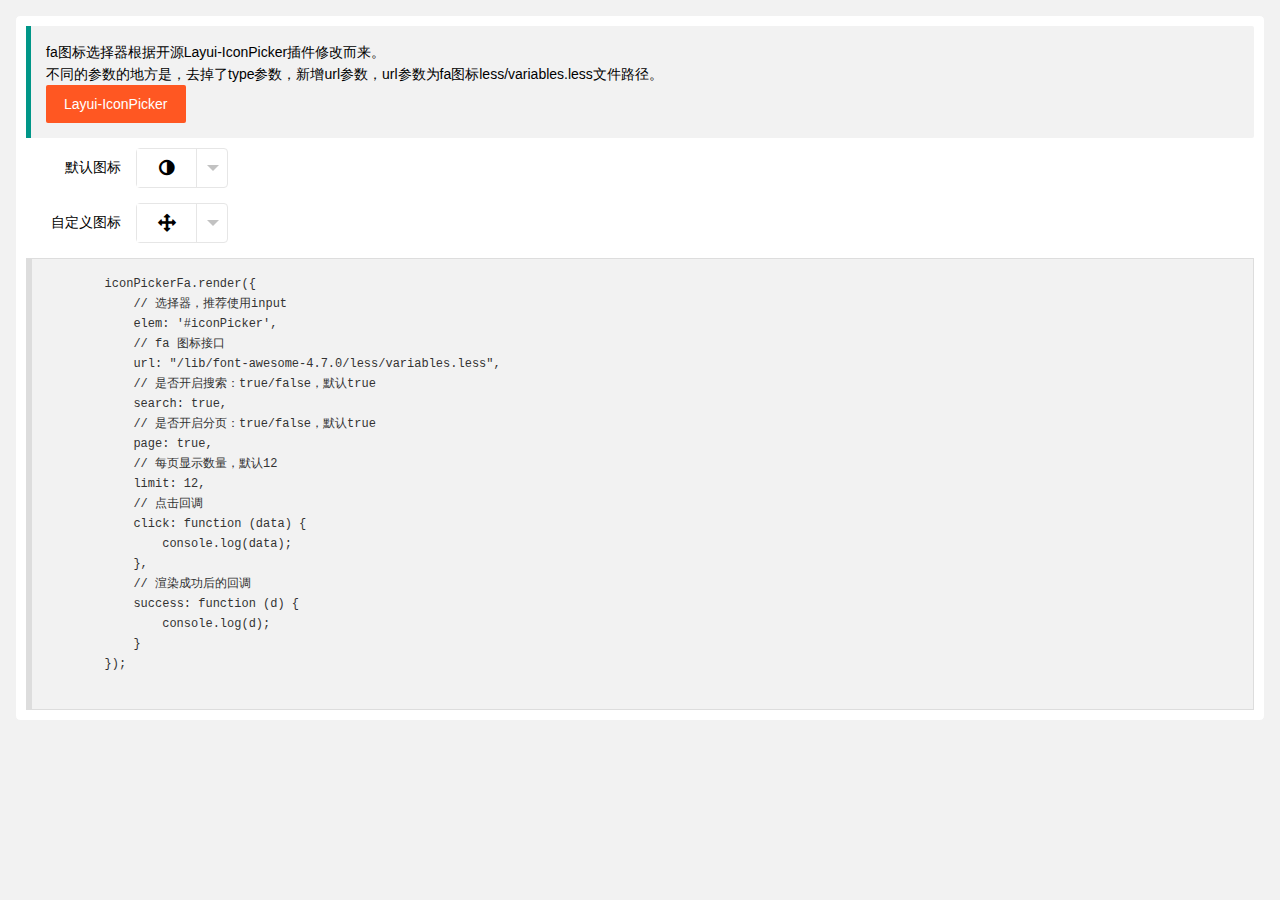
<file: src/main/webapp/page/icon-picker.html>
<!DOCTYPE html>
<html lang="en">
<head>
    <meta charset="UTF-8">
    <title>图标选择器</title>
    <link rel="stylesheet" href="../lib/layui-v2.5.5/css/layui.css" media="all">
    <link rel="stylesheet" href="../lib/font-awesome-4.7.0/css/font-awesome.min.css" media="all">
    <link rel="stylesheet" href="../css/public.css" media="all">
    <style>
        .layui-iconpicker-body.layui-iconpicker-body-page .hide {display: none;}
    </style>
</head>
<body>
<div class="layuimini-container">
    <div class="layuimini-main">

        <blockquote class="layui-elem-quote">
            fa图标选择器根据开源Layui-IconPicker插件修改而来。<br>
            不同的参数的地方是，去掉了type参数，新增url参数，url参数为fa图标less/variables.less文件路径。<br>
            <a href="https://gitee.com/wujiawei0926/iconpicker" target="_blank" class="layui-btn layui-btn-danger">Layui-IconPicker</a>
        </blockquote>

        <div class="layui-form">
            <div class="layui-form-item">
                <label for="" class="layui-form-label">默认图标</label>
                <div class="layui-input-block">
                    <input type="text" id="iconPicker" lay-filter="iconPicker" class="hide">
                </div>
            </div>

            <div class="layui-form-item">
                <label for="" class="layui-form-label">自定义图标</label>
                <div class="layui-input-block">
                    <input type="text" id="iconPicker1" value="fa-arrows" lay-filter="iconPicker2" class="hide">
                </div>
            </div>
        </div>

        <pre class="layui-code">
        iconPickerFa.render({
            // 选择器，推荐使用input
            elem: '#iconPicker',
            // fa 图标接口
            url: "/lib/font-awesome-4.7.0/less/variables.less",
            // 是否开启搜索：true/false，默认true
            search: true,
            // 是否开启分页：true/false，默认true
            page: true,
            // 每页显示数量，默认12
            limit: 12,
            // 点击回调
            click: function (data) {
                console.log(data);
            },
            // 渲染成功后的回调
            success: function (d) {
                console.log(d);
            }
        });
        </pre>

    </div>
</div>
<script src="../lib/layui-v2.5.5/layui.js" charset="utf-8"></script>
<script src="../js/lay-config.js?v=1.0.4" charset="utf-8"></script>
<script>
    layui.use(['iconPickerFa', 'form', 'layer'], function () {
        var iconPickerFa = layui.iconPickerFa,
            form = layui.form,
            layer = layui.layer,
            $ = layui.$;

        iconPickerFa.render({
            // 选择器，推荐使用input
            elem: '#iconPicker',
            // fa 图标接口
            url: "../lib/font-awesome-4.7.0/less/variables.less",
            // 是否开启搜索：true/false，默认true
            search: true,
            // 是否开启分页：true/false，默认true
            page: true,
            // 每页显示数量，默认12
            limit: 12,
            // 点击回调
            click: function (data) {
                console.log(data);
            },
            // 渲染成功后的回调
            success: function (d) {
                console.log(d);
            }
        });

        iconPickerFa.render({
            // 选择器，推荐使用input
            elem: '#iconPicker1',
            // fa 图标接口
            url: "../lib/font-awesome-4.7.0/less/variables.less",
            // 是否开启搜索：true/false
            search: true,
            // 是否开启分页
            page: true,
            // 每页显示数量，默认12
            limit: 12,
            // 点击回调
            click: function (data) {
                console.log(data);
            },
            // 渲染成功后的回调
            success: function (d) {
                console.log(d);
            }
        });

    });

</script>
</body>
</html>
</file>
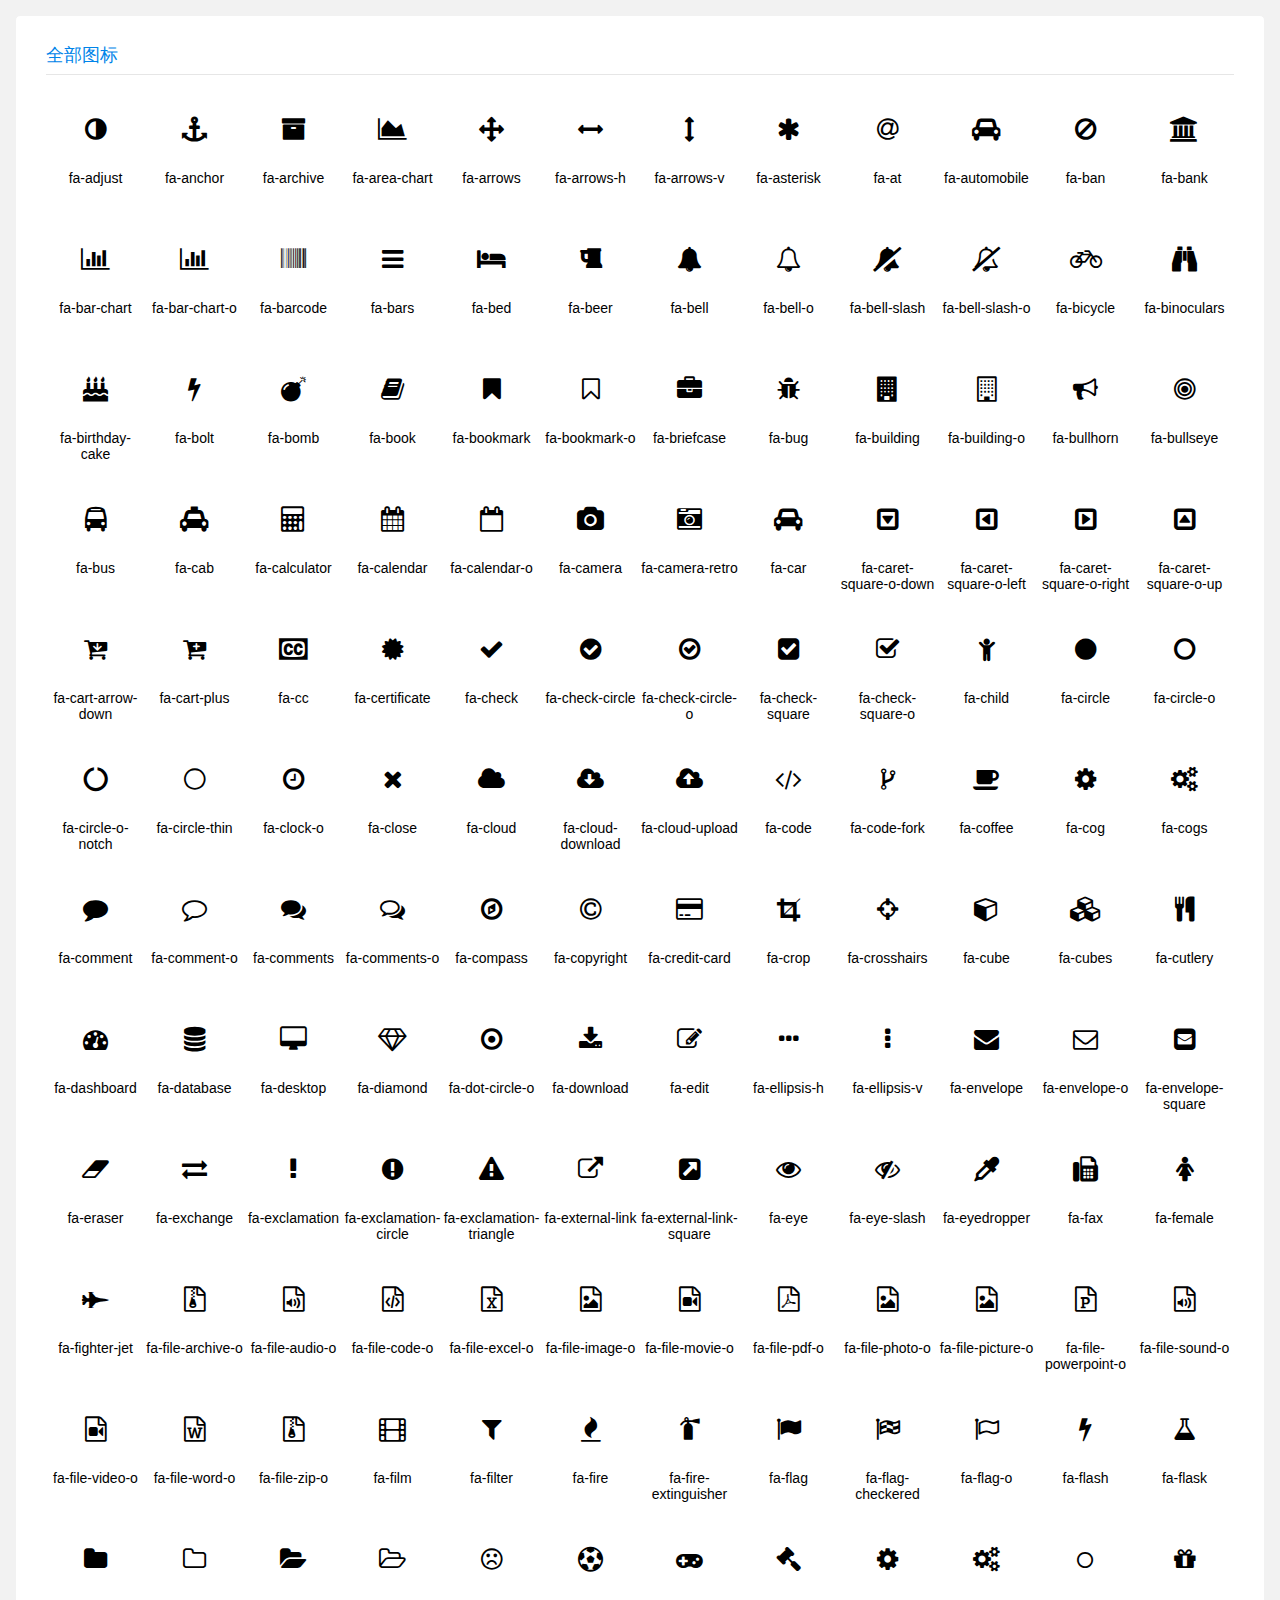
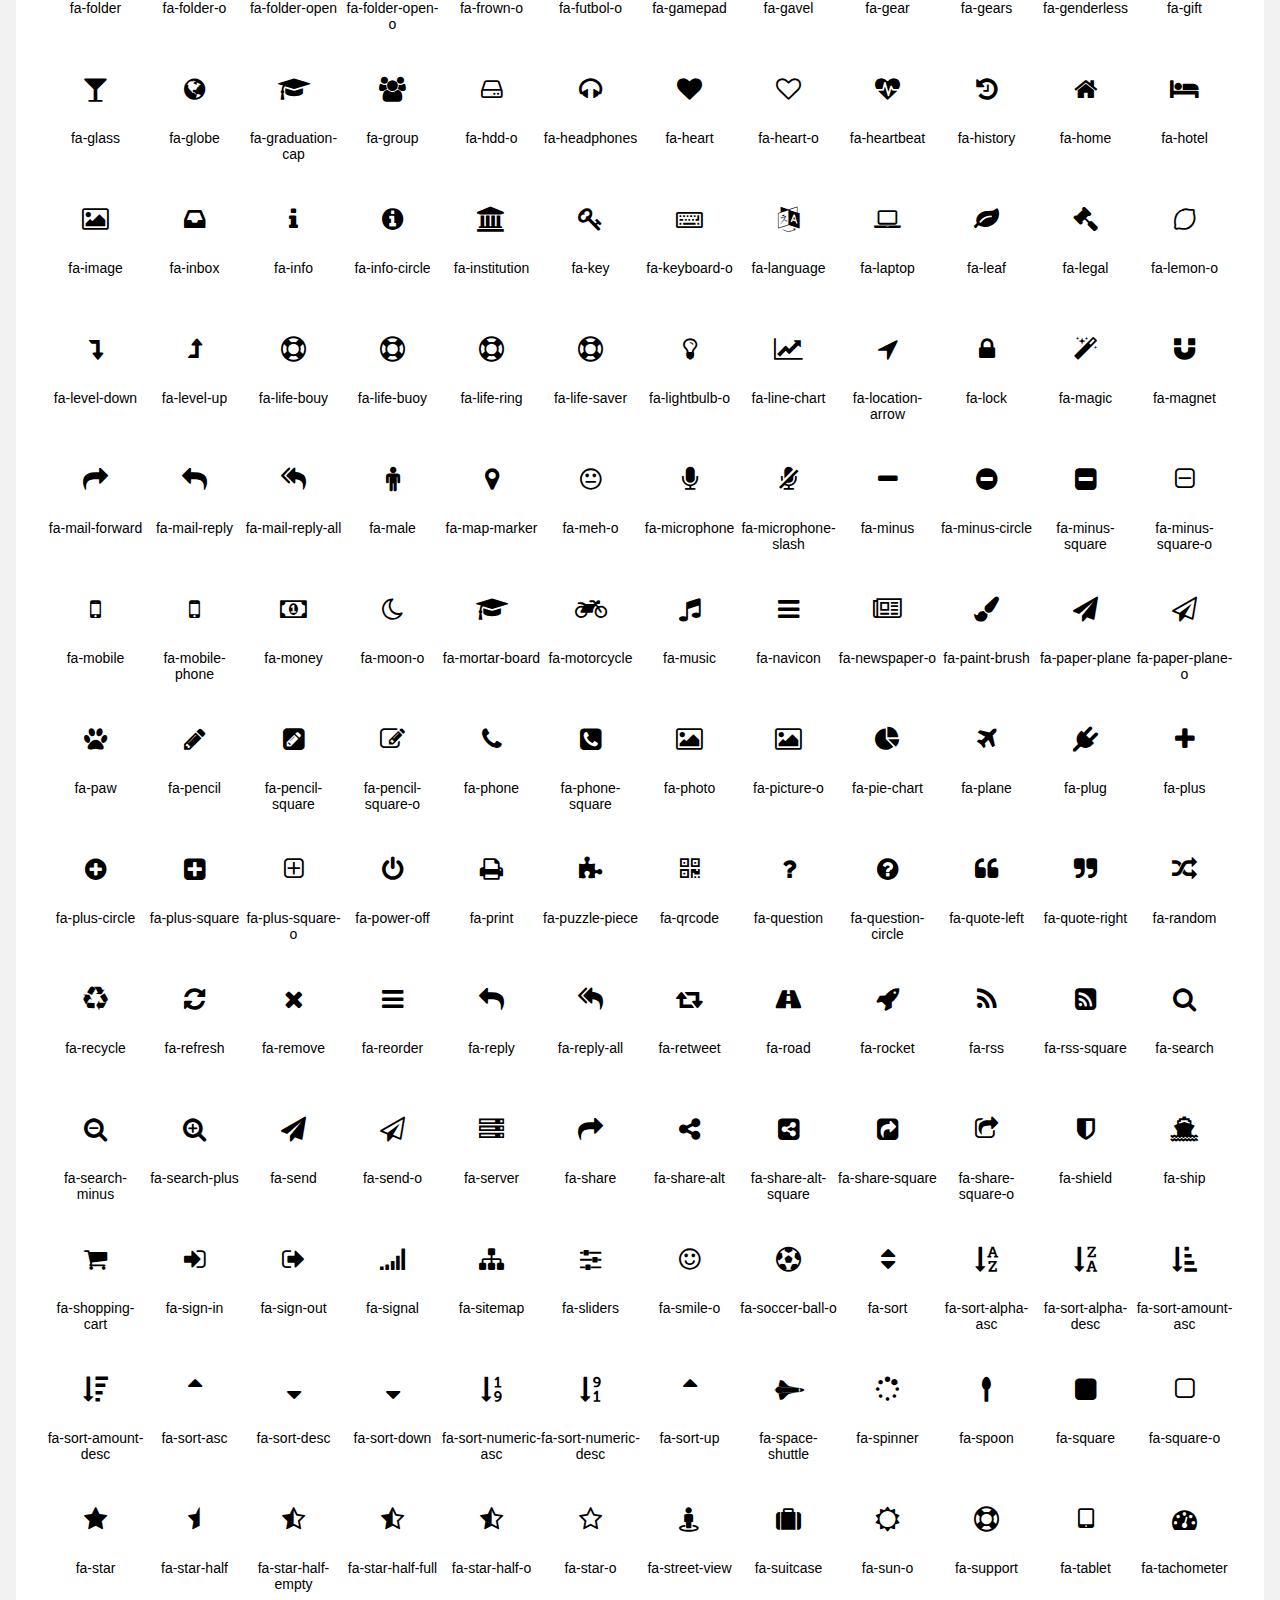
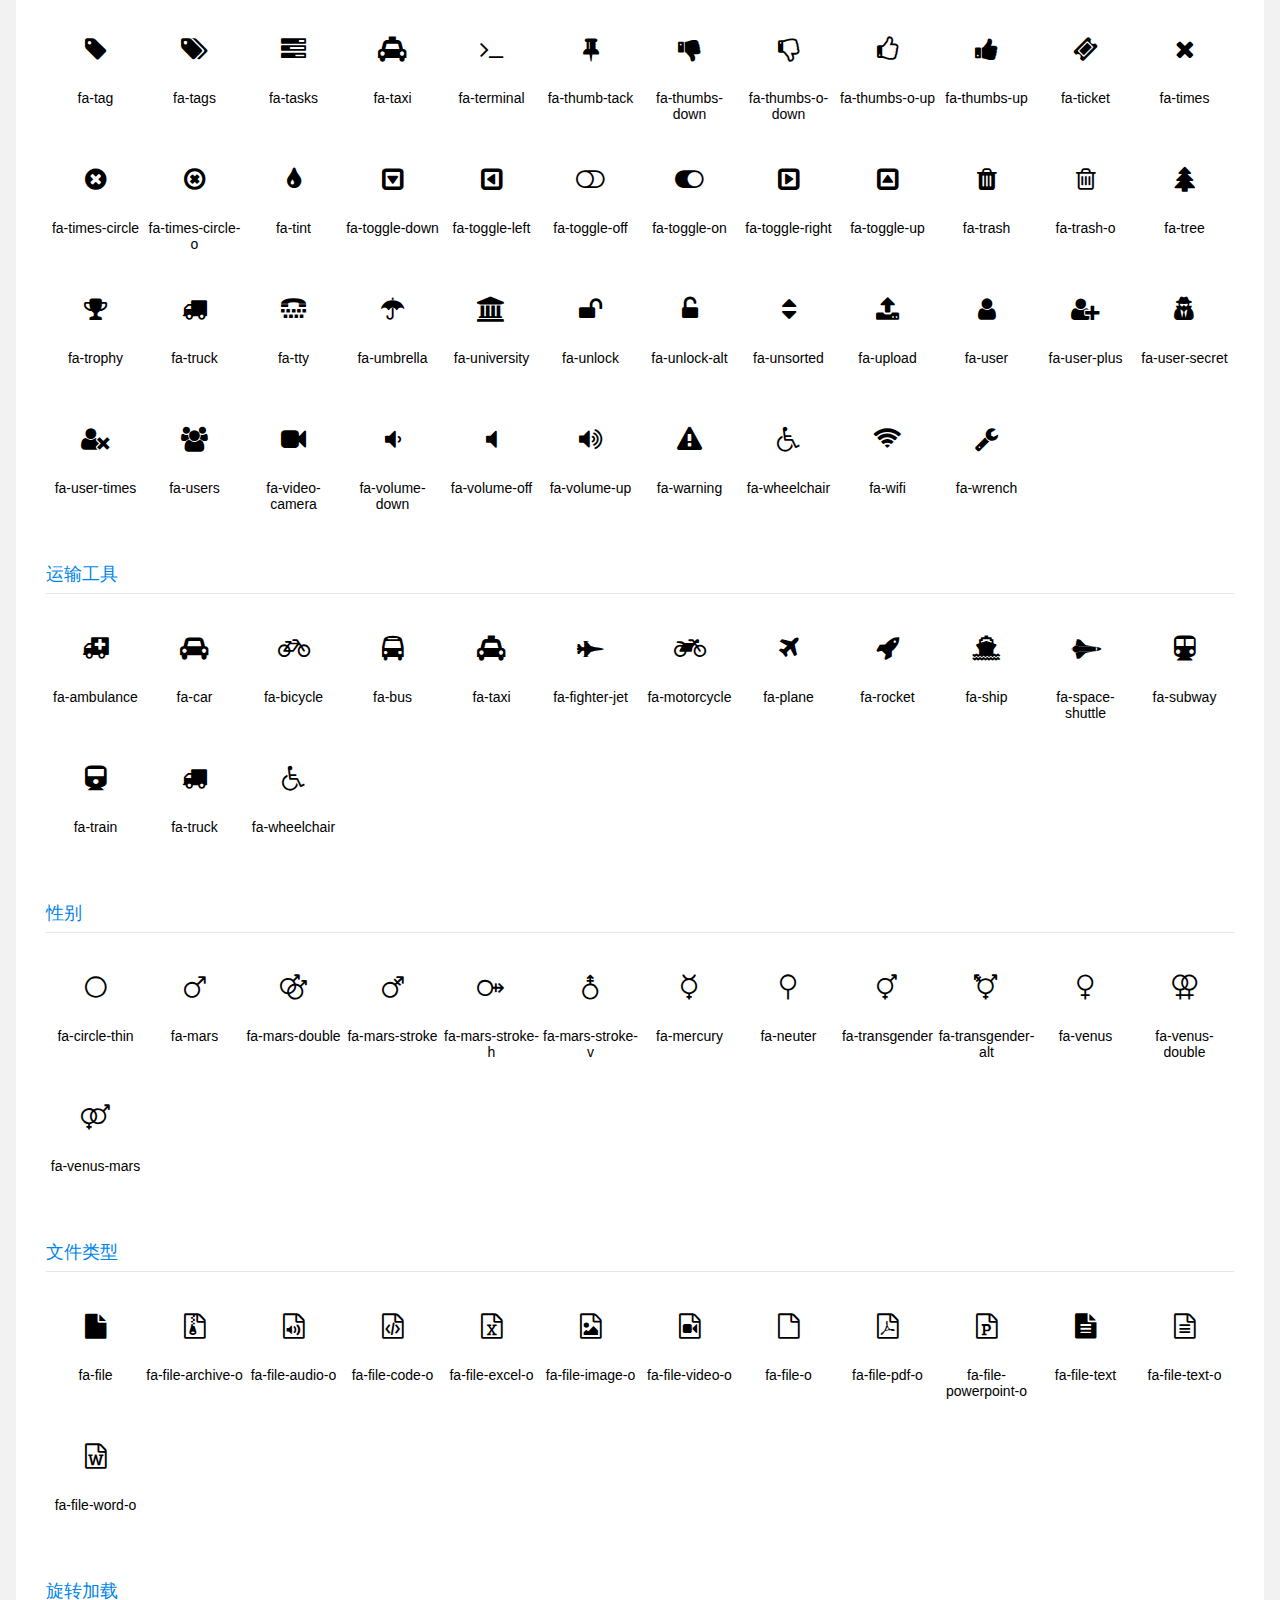
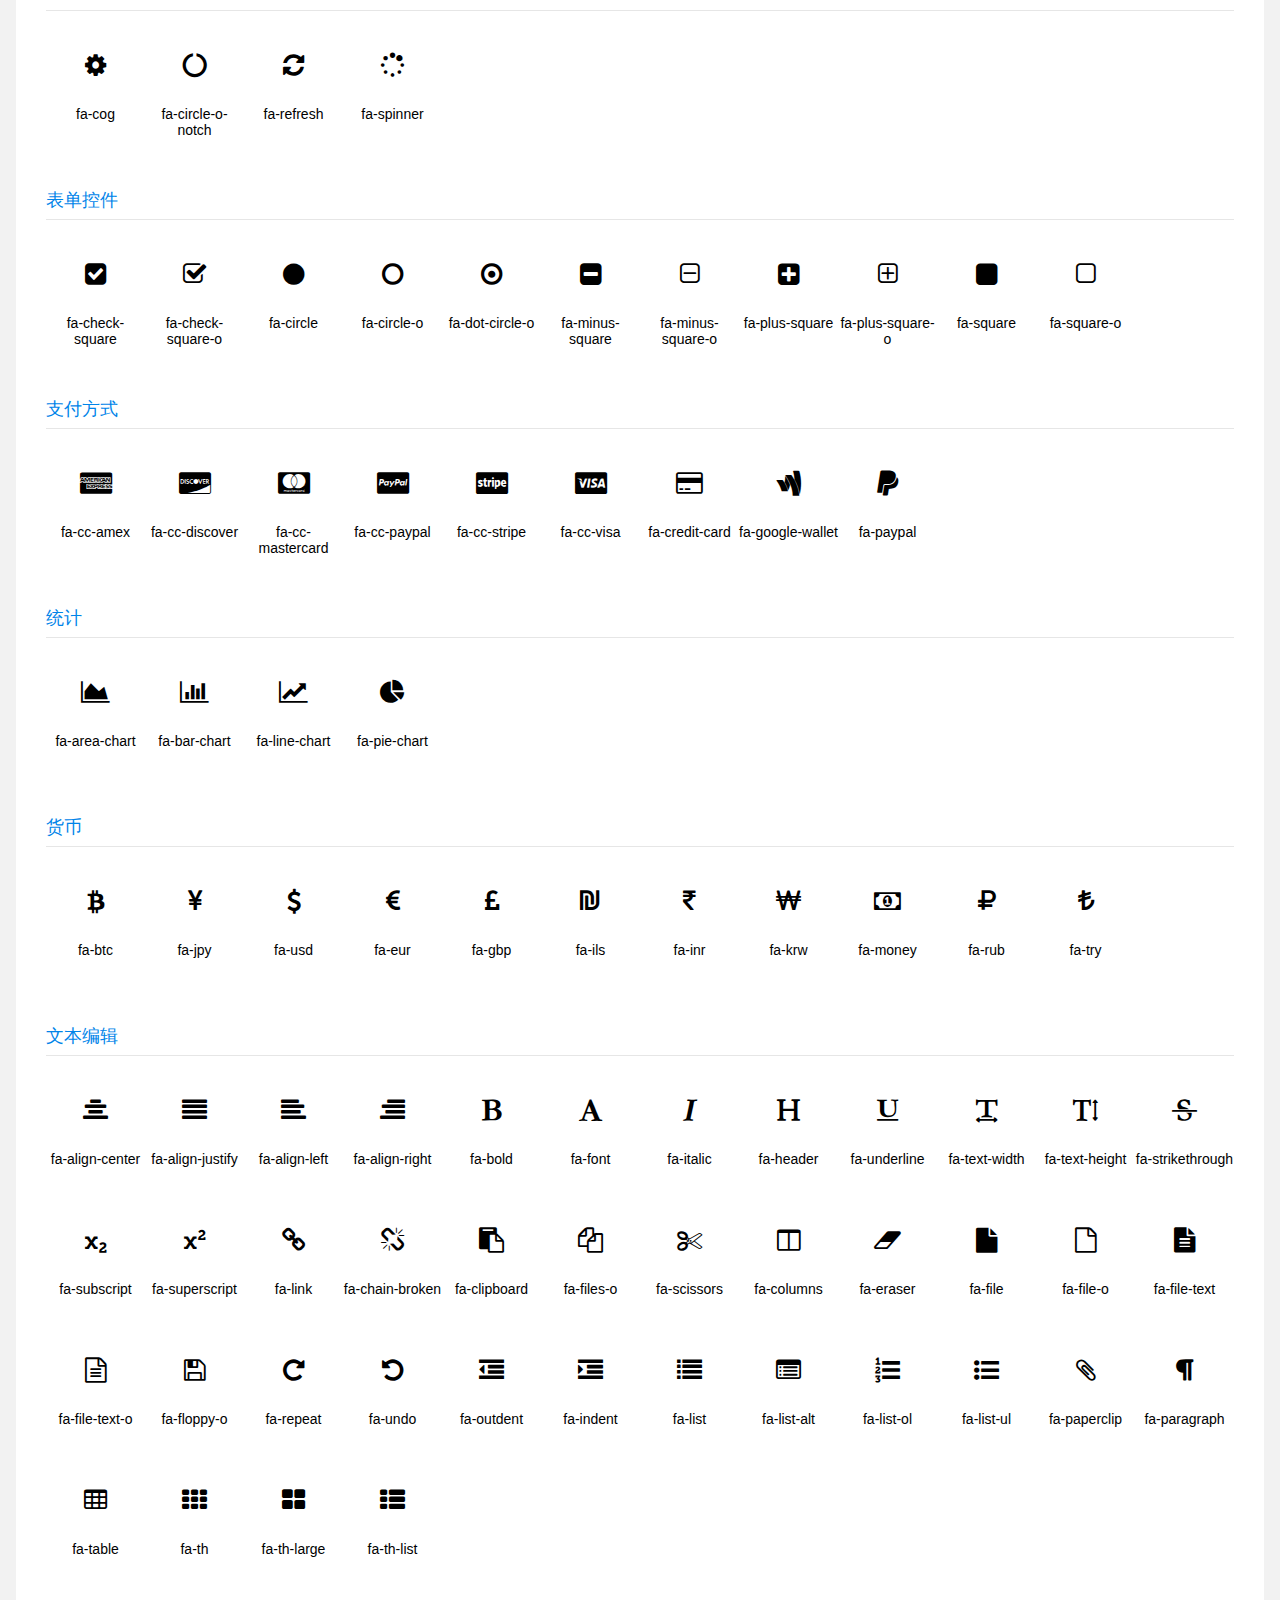
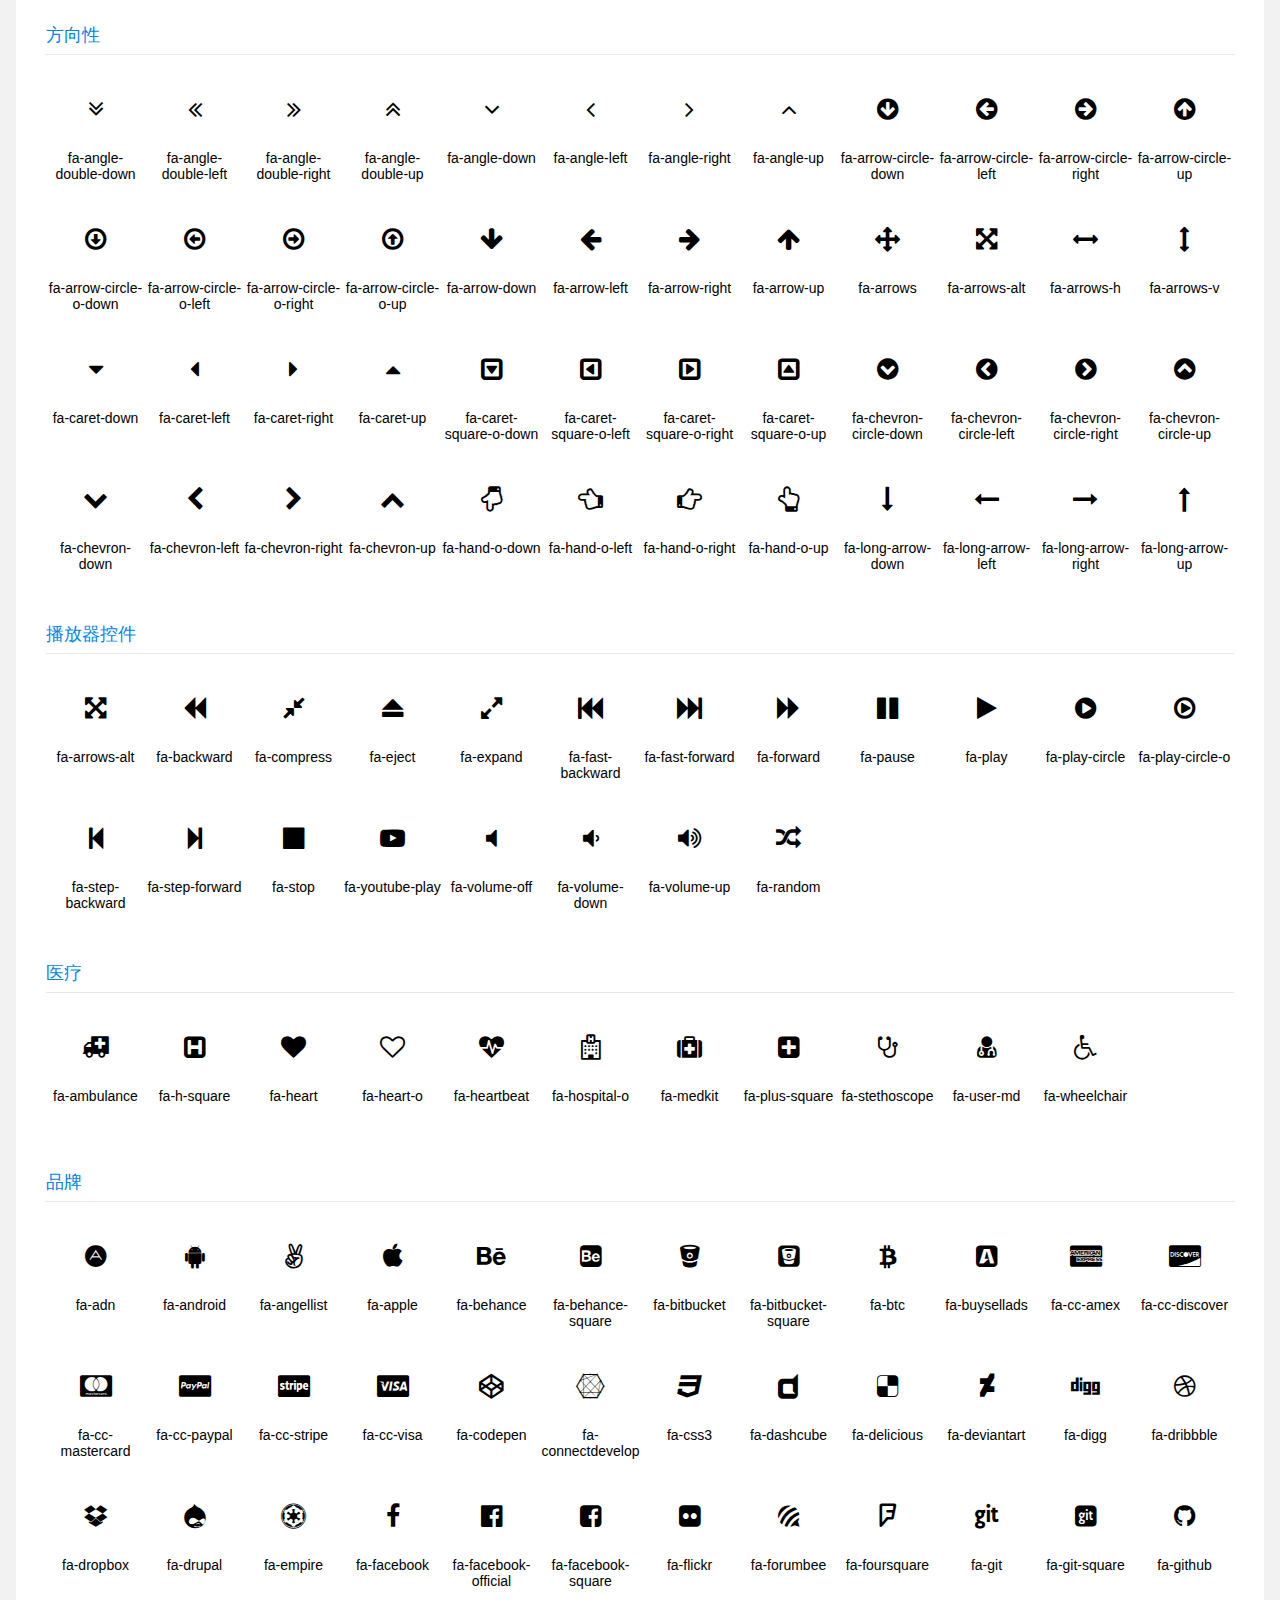
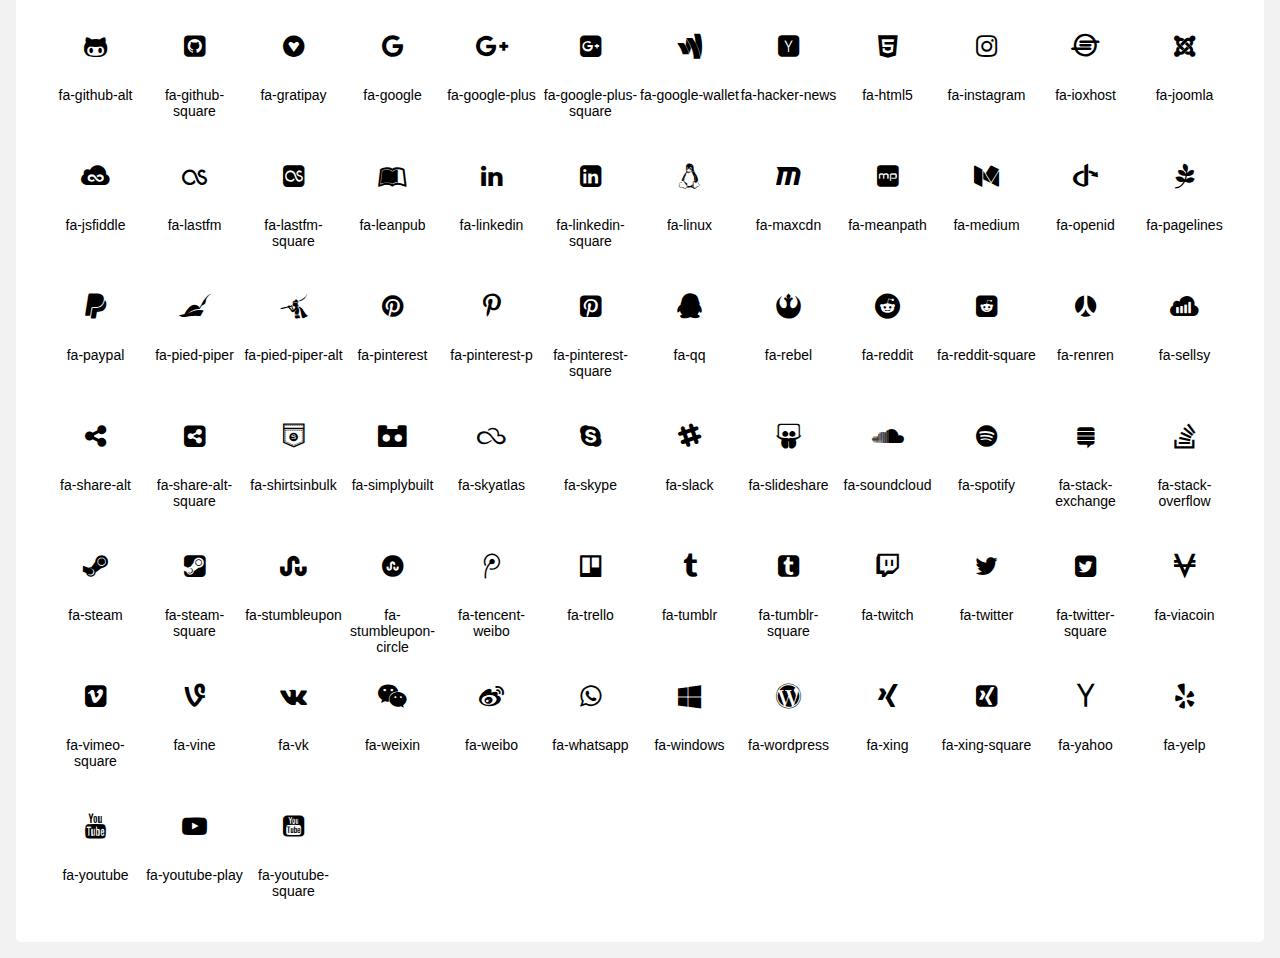
<file: src/main/webapp/page/icon.html>
<!DOCTYPE html>
<html>
<head>
    <meta charset="utf-8">
    <title>图标列表</title>
    <meta name="renderer" content="webkit">
    <meta http-equiv="X-UA-Compatible" content="IE=edge,chrome=1">
    <meta name="viewport" content="width=device-width, initial-scale=1, maximum-scale=1">
    <meta name="apple-mobile-web-app-status-bar-style" content="black">
    <meta name="apple-mobile-web-app-capable" content="yes">
    <meta name="format-detection" content="telephone=no">
    <link rel="stylesheet" href="../lib/layui-v2.5.5/css/layui.css" media="all">
    <link rel="stylesheet" href="../lib/font-awesome-4.7.0/css/font-awesome.min.css" media="all">
    <link rel="stylesheet" href="../css/public.css" media="all">
    <style>
        h4{ font-size:18px;font-family:"Microsoft YaHei","Simsun",Arial; font-weight:normal; line-height:1; padding:0; margin:0;}
        .icons li{  margin:5px 0; text-align:center; height:120px; cursor:pointer;}
        .icons li i{ display:block; font-size:35px; margin:10px 0; line-height:60px; height:60px;}
        .icons li:hover{ background:#2f4056; border-radius:5px; color:#fff;}
        .icons li:hover i{ font-size:50px;}
        .section{ padding:20px;}
        .section h4 span{ color:#0084e9;}
        .fa {font-size: 25px !important;}
        .fa:hover {font-size: 50px !important;}
    </style>
</head>
<body>
<div class="layuimini-container">
    <div class="layuimini-main">

        <div class="section">
            <h4><span>全部图标</span></h4>
            <hr>
            <ul class="icons layui-row">
                <li class='layui-col-xs4 layui-col-sm3 layui-col-md2 layui-col-lg1 '><i class="fa fa-adjust"></i><span>fa-adjust</span></li>
                <li class='layui-col-xs4 layui-col-sm3 layui-col-md2 layui-col-lg1 '><i class="fa fa-anchor"></i><span>fa-anchor</span></li>
                <li class='layui-col-xs4 layui-col-sm3 layui-col-md2 layui-col-lg1 '><i class="fa fa-archive"></i><span>fa-archive</span></li>
                <li class='layui-col-xs4 layui-col-sm3 layui-col-md2 layui-col-lg1 '><i class="fa fa-area-chart"></i><span>fa-area-chart</span></li>
                <li class='layui-col-xs4 layui-col-sm3 layui-col-md2 layui-col-lg1 '><i class="fa fa-arrows"></i><span>fa-arrows</span></li>
                <li class='layui-col-xs4 layui-col-sm3 layui-col-md2 layui-col-lg1 '><i class="fa fa-arrows-h"></i><span>fa-arrows-h</span></li>
                <li class='layui-col-xs4 layui-col-sm3 layui-col-md2 layui-col-lg1 '><i class="fa fa-arrows-v"></i><span>fa-arrows-v</span></li>
                <li class='layui-col-xs4 layui-col-sm3 layui-col-md2 layui-col-lg1 '><i class="fa fa-asterisk"></i><span>fa-asterisk</span></li>
                <li class='layui-col-xs4 layui-col-sm3 layui-col-md2 layui-col-lg1 '><i class="fa fa-at"></i><span>fa-at</span></li>
                <li class='layui-col-xs4 layui-col-sm3 layui-col-md2 layui-col-lg1 '><i class="fa fa-automobile"></i><span>fa-automobile</span></li>
                <li class='layui-col-xs4 layui-col-sm3 layui-col-md2 layui-col-lg1 '><i class="fa fa-ban"></i><span>fa-ban</span></li>
                <li class='layui-col-xs4 layui-col-sm3 layui-col-md2 layui-col-lg1 '><i class="fa fa-bank"></i><span>fa-bank</span></li>
                <li class='layui-col-xs4 layui-col-sm3 layui-col-md2 layui-col-lg1 '><i class="fa fa-bar-chart"></i><span>fa-bar-chart</span></li>
                <li class='layui-col-xs4 layui-col-sm3 layui-col-md2 layui-col-lg1 '><i class="fa fa-bar-chart-o"></i><span>fa-bar-chart-o</span></li>
                <li class='layui-col-xs4 layui-col-sm3 layui-col-md2 layui-col-lg1 '><i class="fa fa-barcode"></i><span>fa-barcode</span></li>
                <li class='layui-col-xs4 layui-col-sm3 layui-col-md2 layui-col-lg1 '><i class="fa fa-bars"></i><span>fa-bars</span></li>
                <li class='layui-col-xs4 layui-col-sm3 layui-col-md2 layui-col-lg1 '><i class="fa fa-bed"></i><span>fa-bed</span></li>
                <li class='layui-col-xs4 layui-col-sm3 layui-col-md2 layui-col-lg1 '><i class="fa fa-beer"></i><span>fa-beer</span></li>
                <li class='layui-col-xs4 layui-col-sm3 layui-col-md2 layui-col-lg1 '><i class="fa fa-bell"></i><span>fa-bell</span></li>
                <li class='layui-col-xs4 layui-col-sm3 layui-col-md2 layui-col-lg1 '><i class="fa fa-bell-o"></i><span>fa-bell-o</span></li>
                <li class='layui-col-xs4 layui-col-sm3 layui-col-md2 layui-col-lg1 '><i class="fa fa-bell-slash"></i><span>fa-bell-slash</span></li>
                <li class='layui-col-xs4 layui-col-sm3 layui-col-md2 layui-col-lg1 '><i class="fa fa-bell-slash-o"></i><span>fa-bell-slash-o</span></li>
                <li class='layui-col-xs4 layui-col-sm3 layui-col-md2 layui-col-lg1 '><i class="fa fa-bicycle"></i><span>fa-bicycle</span></li>
                <li class='layui-col-xs4 layui-col-sm3 layui-col-md2 layui-col-lg1 '><i class="fa fa-binoculars"></i><span>fa-binoculars</span></li>
                <li class='layui-col-xs4 layui-col-sm3 layui-col-md2 layui-col-lg1 '><i class="fa fa-birthday-cake"></i><span>fa-birthday-cake</span></li>
                <li class='layui-col-xs4 layui-col-sm3 layui-col-md2 layui-col-lg1 '><i class="fa fa-bolt"></i><span>fa-bolt</span></li>
                <li class='layui-col-xs4 layui-col-sm3 layui-col-md2 layui-col-lg1 '><i class="fa fa-bomb"></i><span>fa-bomb</span></li>
                <li class='layui-col-xs4 layui-col-sm3 layui-col-md2 layui-col-lg1 '><i class="fa fa-book"></i><span>fa-book</span></li>
                <li class='layui-col-xs4 layui-col-sm3 layui-col-md2 layui-col-lg1 '><i class="fa fa-bookmark"></i><span>fa-bookmark</span></li>
                <li class='layui-col-xs4 layui-col-sm3 layui-col-md2 layui-col-lg1 '><i class="fa fa-bookmark-o"></i><span>fa-bookmark-o</span></li>
                <li class='layui-col-xs4 layui-col-sm3 layui-col-md2 layui-col-lg1 '><i class="fa fa-briefcase"></i><span>fa-briefcase</span></li>
                <li class='layui-col-xs4 layui-col-sm3 layui-col-md2 layui-col-lg1 '><i class="fa fa-bug"></i><span>fa-bug</span></li>
                <li class='layui-col-xs4 layui-col-sm3 layui-col-md2 layui-col-lg1 '><i class="fa fa-building"></i><span>fa-building</span></li>
                <li class='layui-col-xs4 layui-col-sm3 layui-col-md2 layui-col-lg1 '><i class="fa fa-building-o"></i><span>fa-building-o</span></li>
                <li class='layui-col-xs4 layui-col-sm3 layui-col-md2 layui-col-lg1 '><i class="fa fa-bullhorn"></i><span>fa-bullhorn</span></li>
                <li class='layui-col-xs4 layui-col-sm3 layui-col-md2 layui-col-lg1 '><i class="fa fa-bullseye"></i><span>fa-bullseye</span></li>
                <li class='layui-col-xs4 layui-col-sm3 layui-col-md2 layui-col-lg1 '><i class="fa fa-bus"></i><span>fa-bus</span></li>
                <li class='layui-col-xs4 layui-col-sm3 layui-col-md2 layui-col-lg1 '><i class="fa fa-cab"></i><span>fa-cab</span></li>
                <li class='layui-col-xs4 layui-col-sm3 layui-col-md2 layui-col-lg1 '><i class="fa fa-calculator"></i><span>fa-calculator</span></li>
                <li class='layui-col-xs4 layui-col-sm3 layui-col-md2 layui-col-lg1 '><i class="fa fa-calendar"></i><span>fa-calendar</span></li>
                <li class='layui-col-xs4 layui-col-sm3 layui-col-md2 layui-col-lg1 '><i class="fa fa-calendar-o"></i><span>fa-calendar-o</span></li>
                <li class='layui-col-xs4 layui-col-sm3 layui-col-md2 layui-col-lg1 '><i class="fa fa-camera"></i><span>fa-camera</span></li>
                <li class='layui-col-xs4 layui-col-sm3 layui-col-md2 layui-col-lg1 '><i class="fa fa-camera-retro"></i><span>fa-camera-retro</span></li>
                <li class='layui-col-xs4 layui-col-sm3 layui-col-md2 layui-col-lg1 '><i class="fa fa-car"></i><span>fa-car</span></li>
                <li class='layui-col-xs4 layui-col-sm3 layui-col-md2 layui-col-lg1 '><i class="fa fa-caret-square-o-down"></i><span>fa-caret-square-o-down</span></li>
                <li class='layui-col-xs4 layui-col-sm3 layui-col-md2 layui-col-lg1 '><i class="fa fa-caret-square-o-left"></i><span>fa-caret-square-o-left</span></li>
                <li class='layui-col-xs4 layui-col-sm3 layui-col-md2 layui-col-lg1 '><i class="fa fa-caret-square-o-right"></i><span>fa-caret-square-o-right</span></li>
                <li class='layui-col-xs4 layui-col-sm3 layui-col-md2 layui-col-lg1 '><i class="fa fa-caret-square-o-up"></i><span>fa-caret-square-o-up</span></li>
                <li class='layui-col-xs4 layui-col-sm3 layui-col-md2 layui-col-lg1 '><i class="fa fa-cart-arrow-down"></i><span>fa-cart-arrow-down</span></li>
                <li class='layui-col-xs4 layui-col-sm3 layui-col-md2 layui-col-lg1 '><i class="fa fa-cart-plus"></i><span>fa-cart-plus</span></li>
                <li class='layui-col-xs4 layui-col-sm3 layui-col-md2 layui-col-lg1 '><i class="fa fa-cc"></i><span>fa-cc</span></li>
                <li class='layui-col-xs4 layui-col-sm3 layui-col-md2 layui-col-lg1 '><i class="fa fa-certificate"></i><span>fa-certificate</span></li>
                <li class='layui-col-xs4 layui-col-sm3 layui-col-md2 layui-col-lg1 '><i class="fa fa-check"></i><span>fa-check</span></li>
                <li class='layui-col-xs4 layui-col-sm3 layui-col-md2 layui-col-lg1 '><i class="fa fa-check-circle"></i><span>fa-check-circle</span></li>
                <li class='layui-col-xs4 layui-col-sm3 layui-col-md2 layui-col-lg1 '><i class="fa fa-check-circle-o"></i><span>fa-check-circle-o</span></li>
                <li class='layui-col-xs4 layui-col-sm3 layui-col-md2 layui-col-lg1 '><i class="fa fa-check-square"></i><span>fa-check-square</span></li>
                <li class='layui-col-xs4 layui-col-sm3 layui-col-md2 layui-col-lg1 '><i class="fa fa-check-square-o"></i><span>fa-check-square-o</span></li>
                <li class='layui-col-xs4 layui-col-sm3 layui-col-md2 layui-col-lg1 '><i class="fa fa-child"></i><span>fa-child</span></li>
                <li class='layui-col-xs4 layui-col-sm3 layui-col-md2 layui-col-lg1 '><i class="fa fa-circle"></i><span>fa-circle</span></li>
                <li class='layui-col-xs4 layui-col-sm3 layui-col-md2 layui-col-lg1 '><i class="fa fa-circle-o"></i><span>fa-circle-o</span></li>
                <li class='layui-col-xs4 layui-col-sm3 layui-col-md2 layui-col-lg1 '><i class="fa fa-circle-o-notch"></i><span>fa-circle-o-notch</span></li>
                <li class='layui-col-xs4 layui-col-sm3 layui-col-md2 layui-col-lg1 '><i class="fa fa-circle-thin"></i><span>fa-circle-thin</span></li>
                <li class='layui-col-xs4 layui-col-sm3 layui-col-md2 layui-col-lg1 '><i class="fa fa-clock-o"></i><span>fa-clock-o</span></li>
                <li class='layui-col-xs4 layui-col-sm3 layui-col-md2 layui-col-lg1 '><i class="fa fa-close"></i><span>fa-close</span></li>
                <li class='layui-col-xs4 layui-col-sm3 layui-col-md2 layui-col-lg1 '><i class="fa fa-cloud"></i><span>fa-cloud</span></li>
                <li class='layui-col-xs4 layui-col-sm3 layui-col-md2 layui-col-lg1 '><i class="fa fa-cloud-download"></i><span>fa-cloud-download</span></li>
                <li class='layui-col-xs4 layui-col-sm3 layui-col-md2 layui-col-lg1 '><i class="fa fa-cloud-upload"></i><span>fa-cloud-upload</span></li>
                <li class='layui-col-xs4 layui-col-sm3 layui-col-md2 layui-col-lg1 '><i class="fa fa-code"></i><span>fa-code</span></li>
                <li class='layui-col-xs4 layui-col-sm3 layui-col-md2 layui-col-lg1 '><i class="fa fa-code-fork"></i><span>fa-code-fork</span></li>
                <li class='layui-col-xs4 layui-col-sm3 layui-col-md2 layui-col-lg1 '><i class="fa fa-coffee"></i><span>fa-coffee</span></li>
                <li class='layui-col-xs4 layui-col-sm3 layui-col-md2 layui-col-lg1 '><i class="fa fa-cog"></i><span>fa-cog</span></li>
                <li class='layui-col-xs4 layui-col-sm3 layui-col-md2 layui-col-lg1 '><i class="fa fa-cogs"></i><span>fa-cogs</span></li>
                <li class='layui-col-xs4 layui-col-sm3 layui-col-md2 layui-col-lg1 '><i class="fa fa-comment"></i><span>fa-comment</span></li>
                <li class='layui-col-xs4 layui-col-sm3 layui-col-md2 layui-col-lg1 '><i class="fa fa-comment-o"></i><span>fa-comment-o</span></li>
                <li class='layui-col-xs4 layui-col-sm3 layui-col-md2 layui-col-lg1 '><i class="fa fa-comments"></i><span>fa-comments</span></li>
                <li class='layui-col-xs4 layui-col-sm3 layui-col-md2 layui-col-lg1 '><i class="fa fa-comments-o"></i><span>fa-comments-o</span></li>
                <li class='layui-col-xs4 layui-col-sm3 layui-col-md2 layui-col-lg1 '><i class="fa fa-compass"></i><span>fa-compass</span></li>
                <li class='layui-col-xs4 layui-col-sm3 layui-col-md2 layui-col-lg1 '><i class="fa fa-copyright"></i><span>fa-copyright</span></li>
                <li class='layui-col-xs4 layui-col-sm3 layui-col-md2 layui-col-lg1 '><i class="fa fa-credit-card"></i><span>fa-credit-card</span></li>
                <li class='layui-col-xs4 layui-col-sm3 layui-col-md2 layui-col-lg1 '><i class="fa fa-crop"></i><span>fa-crop</span></li>
                <li class='layui-col-xs4 layui-col-sm3 layui-col-md2 layui-col-lg1 '><i class="fa fa-crosshairs"></i><span>fa-crosshairs</span></li>
                <li class='layui-col-xs4 layui-col-sm3 layui-col-md2 layui-col-lg1 '><i class="fa fa-cube"></i><span>fa-cube</span></li>
                <li class='layui-col-xs4 layui-col-sm3 layui-col-md2 layui-col-lg1 '><i class="fa fa-cubes"></i><span>fa-cubes</span></li>
                <li class='layui-col-xs4 layui-col-sm3 layui-col-md2 layui-col-lg1 '><i class="fa fa-cutlery"></i><span>fa-cutlery</span></li>
                <li class='layui-col-xs4 layui-col-sm3 layui-col-md2 layui-col-lg1 '><i class="fa fa-dashboard"></i><span>fa-dashboard</span></li>
                <li class='layui-col-xs4 layui-col-sm3 layui-col-md2 layui-col-lg1 '><i class="fa fa-database"></i><span>fa-database</span></li>
                <li class='layui-col-xs4 layui-col-sm3 layui-col-md2 layui-col-lg1 '><i class="fa fa-desktop"></i><span>fa-desktop</span></li>
                <li class='layui-col-xs4 layui-col-sm3 layui-col-md2 layui-col-lg1 '><i class="fa fa-diamond"></i><span>fa-diamond</span></li>
                <li class='layui-col-xs4 layui-col-sm3 layui-col-md2 layui-col-lg1 '><i class="fa fa-dot-circle-o"></i><span>fa-dot-circle-o</span></li>
                <li class='layui-col-xs4 layui-col-sm3 layui-col-md2 layui-col-lg1 '><i class="fa fa-download"></i><span>fa-download</span></li>
                <li class='layui-col-xs4 layui-col-sm3 layui-col-md2 layui-col-lg1 '><i class="fa fa-edit"></i><span>fa-edit</span></li>
                <li class='layui-col-xs4 layui-col-sm3 layui-col-md2 layui-col-lg1 '><i class="fa fa-ellipsis-h"></i><span>fa-ellipsis-h</span></li>
                <li class='layui-col-xs4 layui-col-sm3 layui-col-md2 layui-col-lg1 '><i class="fa fa-ellipsis-v"></i><span>fa-ellipsis-v</span></li>
                <li class='layui-col-xs4 layui-col-sm3 layui-col-md2 layui-col-lg1 '><i class="fa fa-envelope"></i><span>fa-envelope</span></li>
                <li class='layui-col-xs4 layui-col-sm3 layui-col-md2 layui-col-lg1 '><i class="fa fa-envelope-o"></i><span>fa-envelope-o</span></li>
                <li class='layui-col-xs4 layui-col-sm3 layui-col-md2 layui-col-lg1 '><i class="fa fa-envelope-square"></i><span>fa-envelope-square</span></li>
                <li class='layui-col-xs4 layui-col-sm3 layui-col-md2 layui-col-lg1 '><i class="fa fa-eraser"></i><span>fa-eraser</span></li>
                <li class='layui-col-xs4 layui-col-sm3 layui-col-md2 layui-col-lg1 '><i class="fa fa-exchange"></i><span>fa-exchange</span></li>
                <li class='layui-col-xs4 layui-col-sm3 layui-col-md2 layui-col-lg1 '><i class="fa fa-exclamation"></i><span>fa-exclamation</span></li>
                <li class='layui-col-xs4 layui-col-sm3 layui-col-md2 layui-col-lg1 '><i class="fa fa-exclamation-circle"></i><span>fa-exclamation-circle</span></li>
                <li class='layui-col-xs4 layui-col-sm3 layui-col-md2 layui-col-lg1 '><i class="fa fa-exclamation-triangle"></i><span>fa-exclamation-triangle</span></li>
                <li class='layui-col-xs4 layui-col-sm3 layui-col-md2 layui-col-lg1 '><i class="fa fa-external-link"></i><span>fa-external-link</span></li>
                <li class='layui-col-xs4 layui-col-sm3 layui-col-md2 layui-col-lg1 '><i class="fa fa-external-link-square"></i><span>fa-external-link-square</span></li>
                <li class='layui-col-xs4 layui-col-sm3 layui-col-md2 layui-col-lg1 '><i class="fa fa-eye"></i><span>fa-eye</span></li>
                <li class='layui-col-xs4 layui-col-sm3 layui-col-md2 layui-col-lg1 '><i class="fa fa-eye-slash"></i><span>fa-eye-slash</span></li>
                <li class='layui-col-xs4 layui-col-sm3 layui-col-md2 layui-col-lg1 '><i class="fa fa-eyedropper"></i><span>fa-eyedropper</span></li>
                <li class='layui-col-xs4 layui-col-sm3 layui-col-md2 layui-col-lg1 '><i class="fa fa-fax"></i><span>fa-fax</span></li>
                <li class='layui-col-xs4 layui-col-sm3 layui-col-md2 layui-col-lg1 '><i class="fa fa-female"></i><span>fa-female</span></li>
                <li class='layui-col-xs4 layui-col-sm3 layui-col-md2 layui-col-lg1 '><i class="fa fa-fighter-jet"></i><span>fa-fighter-jet</span></li>
                <li class='layui-col-xs4 layui-col-sm3 layui-col-md2 layui-col-lg1 '><i class="fa fa-file-archive-o"></i><span>fa-file-archive-o</span></li>
                <li class='layui-col-xs4 layui-col-sm3 layui-col-md2 layui-col-lg1 '><i class="fa fa-file-audio-o"></i><span>fa-file-audio-o</span></li>
                <li class='layui-col-xs4 layui-col-sm3 layui-col-md2 layui-col-lg1 '><i class="fa fa-file-code-o"></i><span>fa-file-code-o</span></li>
                <li class='layui-col-xs4 layui-col-sm3 layui-col-md2 layui-col-lg1 '><i class="fa fa-file-excel-o"></i><span>fa-file-excel-o</span></li>
                <li class='layui-col-xs4 layui-col-sm3 layui-col-md2 layui-col-lg1 '><i class="fa fa-file-image-o"></i><span>fa-file-image-o</span></li>
                <li class='layui-col-xs4 layui-col-sm3 layui-col-md2 layui-col-lg1 '><i class="fa fa-file-movie-o"></i><span>fa-file-movie-o</span></li>
                <li class='layui-col-xs4 layui-col-sm3 layui-col-md2 layui-col-lg1 '><i class="fa fa-file-pdf-o"></i><span>fa-file-pdf-o</span></li>
                <li class='layui-col-xs4 layui-col-sm3 layui-col-md2 layui-col-lg1 '><i class="fa fa-file-photo-o"></i><span>fa-file-photo-o</span></li>
                <li class='layui-col-xs4 layui-col-sm3 layui-col-md2 layui-col-lg1 '><i class="fa fa-file-picture-o"></i><span>fa-file-picture-o</span></li>
                <li class='layui-col-xs4 layui-col-sm3 layui-col-md2 layui-col-lg1 '><i class="fa fa-file-powerpoint-o"></i><span>fa-file-powerpoint-o</span></li>
                <li class='layui-col-xs4 layui-col-sm3 layui-col-md2 layui-col-lg1 '><i class="fa fa-file-sound-o"></i><span>fa-file-sound-o</span></li>
                <li class='layui-col-xs4 layui-col-sm3 layui-col-md2 layui-col-lg1 '><i class="fa fa-file-video-o"></i><span>fa-file-video-o</span></li>
                <li class='layui-col-xs4 layui-col-sm3 layui-col-md2 layui-col-lg1 '><i class="fa fa-file-word-o"></i><span>fa-file-word-o</span></li>
                <li class='layui-col-xs4 layui-col-sm3 layui-col-md2 layui-col-lg1 '><i class="fa fa-file-zip-o"></i><span>fa-file-zip-o</span></li>
                <li class='layui-col-xs4 layui-col-sm3 layui-col-md2 layui-col-lg1 '><i class="fa fa-film"></i><span>fa-film</span></li>
                <li class='layui-col-xs4 layui-col-sm3 layui-col-md2 layui-col-lg1 '><i class="fa fa-filter"></i><span>fa-filter</span></li>
                <li class='layui-col-xs4 layui-col-sm3 layui-col-md2 layui-col-lg1 '><i class="fa fa-fire"></i><span>fa-fire</span></li>
                <li class='layui-col-xs4 layui-col-sm3 layui-col-md2 layui-col-lg1 '><i class="fa fa-fire-extinguisher"></i><span>fa-fire-extinguisher</span></li>
                <li class='layui-col-xs4 layui-col-sm3 layui-col-md2 layui-col-lg1 '><i class="fa fa-flag"></i><span>fa-flag</span></li>
                <li class='layui-col-xs4 layui-col-sm3 layui-col-md2 layui-col-lg1 '><i class="fa fa-flag-checkered"></i><span>fa-flag-checkered</span></li>
                <li class='layui-col-xs4 layui-col-sm3 layui-col-md2 layui-col-lg1 '><i class="fa fa-flag-o"></i><span>fa-flag-o</span></li>
                <li class='layui-col-xs4 layui-col-sm3 layui-col-md2 layui-col-lg1 '><i class="fa fa-flash"></i><span>fa-flash</span></li>
                <li class='layui-col-xs4 layui-col-sm3 layui-col-md2 layui-col-lg1 '><i class="fa fa-flask"></i><span>fa-flask</span></li>
                <li class='layui-col-xs4 layui-col-sm3 layui-col-md2 layui-col-lg1 '><i class="fa fa-folder"></i><span>fa-folder</span></li>
                <li class='layui-col-xs4 layui-col-sm3 layui-col-md2 layui-col-lg1 '><i class="fa fa-folder-o"></i><span>fa-folder-o</span></li>
                <li class='layui-col-xs4 layui-col-sm3 layui-col-md2 layui-col-lg1 '><i class="fa fa-folder-open"></i><span>fa-folder-open</span></li>
                <li class='layui-col-xs4 layui-col-sm3 layui-col-md2 layui-col-lg1 '><i class="fa fa-folder-open-o"></i><span>fa-folder-open-o</span></li>
                <li class='layui-col-xs4 layui-col-sm3 layui-col-md2 layui-col-lg1 '><i class="fa fa-frown-o"></i><span>fa-frown-o</span></li>
                <li class='layui-col-xs4 layui-col-sm3 layui-col-md2 layui-col-lg1 '><i class="fa fa-futbol-o"></i><span>fa-futbol-o</span></li>
                <li class='layui-col-xs4 layui-col-sm3 layui-col-md2 layui-col-lg1 '><i class="fa fa-gamepad"></i><span>fa-gamepad</span></li>
                <li class='layui-col-xs4 layui-col-sm3 layui-col-md2 layui-col-lg1 '><i class="fa fa-gavel"></i><span>fa-gavel</span></li>
                <li class='layui-col-xs4 layui-col-sm3 layui-col-md2 layui-col-lg1 '><i class="fa fa-gear"></i><span>fa-gear</span></li>
                <li class='layui-col-xs4 layui-col-sm3 layui-col-md2 layui-col-lg1 '><i class="fa fa-gears"></i><span>fa-gears</span></li>
                <li class='layui-col-xs4 layui-col-sm3 layui-col-md2 layui-col-lg1 '><i class="fa fa-genderless"></i><span>fa-genderless</span></li>
                <li class='layui-col-xs4 layui-col-sm3 layui-col-md2 layui-col-lg1 '><i class="fa fa-gift"></i><span>fa-gift</span></li>
                <li class='layui-col-xs4 layui-col-sm3 layui-col-md2 layui-col-lg1 '><i class="fa fa-glass"></i><span>fa-glass</span></li>
                <li class='layui-col-xs4 layui-col-sm3 layui-col-md2 layui-col-lg1 '><i class="fa fa-globe"></i><span>fa-globe</span></li>
                <li class='layui-col-xs4 layui-col-sm3 layui-col-md2 layui-col-lg1 '><i class="fa fa-graduation-cap"></i><span>fa-graduation-cap</span></li>
                <li class='layui-col-xs4 layui-col-sm3 layui-col-md2 layui-col-lg1 '><i class="fa fa-group"></i><span>fa-group</span></li>
                <li class='layui-col-xs4 layui-col-sm3 layui-col-md2 layui-col-lg1 '><i class="fa fa-hdd-o"></i><span>fa-hdd-o</span></li>
                <li class='layui-col-xs4 layui-col-sm3 layui-col-md2 layui-col-lg1 '><i class="fa fa-headphones"></i><span>fa-headphones</span></li>
                <li class='layui-col-xs4 layui-col-sm3 layui-col-md2 layui-col-lg1 '><i class="fa fa-heart"></i><span>fa-heart</span></li>
                <li class='layui-col-xs4 layui-col-sm3 layui-col-md2 layui-col-lg1 '><i class="fa fa-heart-o"></i><span>fa-heart-o</span></li>
                <li class='layui-col-xs4 layui-col-sm3 layui-col-md2 layui-col-lg1 '><i class="fa fa-heartbeat"></i><span>fa-heartbeat</span></li>
                <li class='layui-col-xs4 layui-col-sm3 layui-col-md2 layui-col-lg1 '><i class="fa fa-history"></i><span>fa-history</span></li>
                <li class='layui-col-xs4 layui-col-sm3 layui-col-md2 layui-col-lg1 '><i class="fa fa-home"></i><span>fa-home</span></li>
                <li class='layui-col-xs4 layui-col-sm3 layui-col-md2 layui-col-lg1 '><i class="fa fa-hotel"></i><span>fa-hotel</span></li>
                <li class='layui-col-xs4 layui-col-sm3 layui-col-md2 layui-col-lg1 '><i class="fa fa-image"></i><span>fa-image</span></li>
                <li class='layui-col-xs4 layui-col-sm3 layui-col-md2 layui-col-lg1 '><i class="fa fa-inbox"></i><span>fa-inbox</span></li>
                <li class='layui-col-xs4 layui-col-sm3 layui-col-md2 layui-col-lg1 '><i class="fa fa-info"></i><span>fa-info</span></li>
                <li class='layui-col-xs4 layui-col-sm3 layui-col-md2 layui-col-lg1 '><i class="fa fa-info-circle"></i><span>fa-info-circle</span></li>
                <li class='layui-col-xs4 layui-col-sm3 layui-col-md2 layui-col-lg1 '><i class="fa fa-institution"></i><span>fa-institution</span></li>
                <li class='layui-col-xs4 layui-col-sm3 layui-col-md2 layui-col-lg1 '><i class="fa fa-key"></i><span>fa-key</span></li>
                <li class='layui-col-xs4 layui-col-sm3 layui-col-md2 layui-col-lg1 '><i class="fa fa-keyboard-o"></i><span>fa-keyboard-o</span></li>
                <li class='layui-col-xs4 layui-col-sm3 layui-col-md2 layui-col-lg1 '><i class="fa fa-language"></i><span>fa-language</span></li>
                <li class='layui-col-xs4 layui-col-sm3 layui-col-md2 layui-col-lg1 '><i class="fa fa-laptop"></i><span>fa-laptop</span></li>
                <li class='layui-col-xs4 layui-col-sm3 layui-col-md2 layui-col-lg1 '><i class="fa fa-leaf"></i><span>fa-leaf</span></li>
                <li class='layui-col-xs4 layui-col-sm3 layui-col-md2 layui-col-lg1 '><i class="fa fa-legal"></i><span>fa-legal</span></li>
                <li class='layui-col-xs4 layui-col-sm3 layui-col-md2 layui-col-lg1 '><i class="fa fa-lemon-o"></i><span>fa-lemon-o</span></li>
                <li class='layui-col-xs4 layui-col-sm3 layui-col-md2 layui-col-lg1 '><i class="fa fa-level-down"></i><span>fa-level-down</span></li>
                <li class='layui-col-xs4 layui-col-sm3 layui-col-md2 layui-col-lg1 '><i class="fa fa-level-up"></i><span>fa-level-up</span></li>
                <li class='layui-col-xs4 layui-col-sm3 layui-col-md2 layui-col-lg1 '><i class="fa fa-life-bouy"></i><span>fa-life-bouy</span></li>
                <li class='layui-col-xs4 layui-col-sm3 layui-col-md2 layui-col-lg1 '><i class="fa fa-life-buoy"></i><span>fa-life-buoy</span></li>
                <li class='layui-col-xs4 layui-col-sm3 layui-col-md2 layui-col-lg1 '><i class="fa fa-life-ring"></i><span>fa-life-ring</span></li>
                <li class='layui-col-xs4 layui-col-sm3 layui-col-md2 layui-col-lg1 '><i class="fa fa-life-saver"></i><span>fa-life-saver</span></li>
                <li class='layui-col-xs4 layui-col-sm3 layui-col-md2 layui-col-lg1 '><i class="fa fa-lightbulb-o"></i><span>fa-lightbulb-o</span></li>
                <li class='layui-col-xs4 layui-col-sm3 layui-col-md2 layui-col-lg1 '><i class="fa fa-line-chart"></i><span>fa-line-chart</span></li>
                <li class='layui-col-xs4 layui-col-sm3 layui-col-md2 layui-col-lg1 '><i class="fa fa-location-arrow"></i><span>fa-location-arrow</span></li>
                <li class='layui-col-xs4 layui-col-sm3 layui-col-md2 layui-col-lg1 '><i class="fa fa-lock"></i><span>fa-lock</span></li>
                <li class='layui-col-xs4 layui-col-sm3 layui-col-md2 layui-col-lg1 '><i class="fa fa-magic"></i><span>fa-magic</span></li>
                <li class='layui-col-xs4 layui-col-sm3 layui-col-md2 layui-col-lg1 '><i class="fa fa-magnet"></i><span>fa-magnet</span></li>
                <li class='layui-col-xs4 layui-col-sm3 layui-col-md2 layui-col-lg1 '><i class="fa fa-mail-forward"></i><span>fa-mail-forward</span></li>
                <li class='layui-col-xs4 layui-col-sm3 layui-col-md2 layui-col-lg1 '><i class="fa fa-mail-reply"></i><span>fa-mail-reply</span></li>
                <li class='layui-col-xs4 layui-col-sm3 layui-col-md2 layui-col-lg1 '><i class="fa fa-mail-reply-all"></i><span>fa-mail-reply-all</span></li>
                <li class='layui-col-xs4 layui-col-sm3 layui-col-md2 layui-col-lg1 '><i class="fa fa-male"></i><span>fa-male</span></li>
                <li class='layui-col-xs4 layui-col-sm3 layui-col-md2 layui-col-lg1 '><i class="fa fa-map-marker"></i><span>fa-map-marker</span></li>
                <li class='layui-col-xs4 layui-col-sm3 layui-col-md2 layui-col-lg1 '><i class="fa fa-meh-o"></i><span>fa-meh-o</span></li>
                <li class='layui-col-xs4 layui-col-sm3 layui-col-md2 layui-col-lg1 '><i class="fa fa-microphone"></i><span>fa-microphone</span></li>
                <li class='layui-col-xs4 layui-col-sm3 layui-col-md2 layui-col-lg1 '><i class="fa fa-microphone-slash"></i><span>fa-microphone-slash</span></li>
                <li class='layui-col-xs4 layui-col-sm3 layui-col-md2 layui-col-lg1 '><i class="fa fa-minus"></i><span>fa-minus</span></li>
                <li class='layui-col-xs4 layui-col-sm3 layui-col-md2 layui-col-lg1 '><i class="fa fa-minus-circle"></i><span>fa-minus-circle</span></li>
                <li class='layui-col-xs4 layui-col-sm3 layui-col-md2 layui-col-lg1 '><i class="fa fa-minus-square"></i><span>fa-minus-square</span></li>
                <li class='layui-col-xs4 layui-col-sm3 layui-col-md2 layui-col-lg1 '><i class="fa fa-minus-square-o"></i><span>fa-minus-square-o</span></li>
                <li class='layui-col-xs4 layui-col-sm3 layui-col-md2 layui-col-lg1 '><i class="fa fa-mobile"></i><span>fa-mobile</span></li>
                <li class='layui-col-xs4 layui-col-sm3 layui-col-md2 layui-col-lg1 '><i class="fa fa-mobile-phone"></i><span>fa-mobile-phone</span></li>
                <li class='layui-col-xs4 layui-col-sm3 layui-col-md2 layui-col-lg1 '><i class="fa fa-money"></i><span>fa-money</span></li>
                <li class='layui-col-xs4 layui-col-sm3 layui-col-md2 layui-col-lg1 '><i class="fa fa-moon-o"></i><span>fa-moon-o</span></li>
                <li class='layui-col-xs4 layui-col-sm3 layui-col-md2 layui-col-lg1 '><i class="fa fa-mortar-board"></i><span>fa-mortar-board</span></li>
                <li class='layui-col-xs4 layui-col-sm3 layui-col-md2 layui-col-lg1 '><i class="fa fa-motorcycle"></i><span>fa-motorcycle</span></li>
                <li class='layui-col-xs4 layui-col-sm3 layui-col-md2 layui-col-lg1 '><i class="fa fa-music"></i><span>fa-music</span></li>
                <li class='layui-col-xs4 layui-col-sm3 layui-col-md2 layui-col-lg1 '><i class="fa fa-navicon"></i><span>fa-navicon</span></li>
                <li class='layui-col-xs4 layui-col-sm3 layui-col-md2 layui-col-lg1 '><i class="fa fa-newspaper-o"></i><span>fa-newspaper-o</span></li>
                <li class='layui-col-xs4 layui-col-sm3 layui-col-md2 layui-col-lg1 '><i class="fa fa-paint-brush"></i><span>fa-paint-brush</span></li>
                <li class='layui-col-xs4 layui-col-sm3 layui-col-md2 layui-col-lg1 '><i class="fa fa-paper-plane"></i><span>fa-paper-plane</span></li>
                <li class='layui-col-xs4 layui-col-sm3 layui-col-md2 layui-col-lg1 '><i class="fa fa-paper-plane-o"></i><span>fa-paper-plane-o</span></li>
                <li class='layui-col-xs4 layui-col-sm3 layui-col-md2 layui-col-lg1 '><i class="fa fa-paw"></i><span>fa-paw</span></li>
                <li class='layui-col-xs4 layui-col-sm3 layui-col-md2 layui-col-lg1 '><i class="fa fa-pencil"></i><span>fa-pencil</span></li>
                <li class='layui-col-xs4 layui-col-sm3 layui-col-md2 layui-col-lg1 '><i class="fa fa-pencil-square"></i><span>fa-pencil-square</span></li>
                <li class='layui-col-xs4 layui-col-sm3 layui-col-md2 layui-col-lg1 '><i class="fa fa-pencil-square-o"></i><span>fa-pencil-square-o</span></li>
                <li class='layui-col-xs4 layui-col-sm3 layui-col-md2 layui-col-lg1 '><i class="fa fa-phone"></i><span>fa-phone</span></li>
                <li class='layui-col-xs4 layui-col-sm3 layui-col-md2 layui-col-lg1 '><i class="fa fa-phone-square"></i><span>fa-phone-square</span></li>
                <li class='layui-col-xs4 layui-col-sm3 layui-col-md2 layui-col-lg1 '><i class="fa fa-photo"></i><span>fa-photo</span></li>
                <li class='layui-col-xs4 layui-col-sm3 layui-col-md2 layui-col-lg1 '><i class="fa fa-picture-o"></i><span>fa-picture-o</span></li>
                <li class='layui-col-xs4 layui-col-sm3 layui-col-md2 layui-col-lg1 '><i class="fa fa-pie-chart"></i><span>fa-pie-chart</span></li>
                <li class='layui-col-xs4 layui-col-sm3 layui-col-md2 layui-col-lg1 '><i class="fa fa-plane"></i><span>fa-plane</span></li>
                <li class='layui-col-xs4 layui-col-sm3 layui-col-md2 layui-col-lg1 '><i class="fa fa-plug"></i><span>fa-plug</span></li>
                <li class='layui-col-xs4 layui-col-sm3 layui-col-md2 layui-col-lg1 '><i class="fa fa-plus"></i><span>fa-plus</span></li>
                <li class='layui-col-xs4 layui-col-sm3 layui-col-md2 layui-col-lg1 '><i class="fa fa-plus-circle"></i><span>fa-plus-circle</span></li>
                <li class='layui-col-xs4 layui-col-sm3 layui-col-md2 layui-col-lg1 '><i class="fa fa-plus-square"></i><span>fa-plus-square</span></li>
                <li class='layui-col-xs4 layui-col-sm3 layui-col-md2 layui-col-lg1 '><i class="fa fa-plus-square-o"></i><span>fa-plus-square-o</span></li>
                <li class='layui-col-xs4 layui-col-sm3 layui-col-md2 layui-col-lg1 '><i class="fa fa-power-off"></i><span>fa-power-off</span></li>
                <li class='layui-col-xs4 layui-col-sm3 layui-col-md2 layui-col-lg1 '><i class="fa fa-print"></i><span>fa-print</span></li>
                <li class='layui-col-xs4 layui-col-sm3 layui-col-md2 layui-col-lg1 '><i class="fa fa-puzzle-piece"></i><span>fa-puzzle-piece</span></li>
                <li class='layui-col-xs4 layui-col-sm3 layui-col-md2 layui-col-lg1 '><i class="fa fa-qrcode"></i><span>fa-qrcode</span></li>
                <li class='layui-col-xs4 layui-col-sm3 layui-col-md2 layui-col-lg1 '><i class="fa fa-question"></i><span>fa-question</span></li>
                <li class='layui-col-xs4 layui-col-sm3 layui-col-md2 layui-col-lg1 '><i class="fa fa-question-circle"></i><span>fa-question-circle</span></li>
                <li class='layui-col-xs4 layui-col-sm3 layui-col-md2 layui-col-lg1 '><i class="fa fa-quote-left"></i><span>fa-quote-left</span></li>
                <li class='layui-col-xs4 layui-col-sm3 layui-col-md2 layui-col-lg1 '><i class="fa fa-quote-right"></i><span>fa-quote-right</span></li>
                <li class='layui-col-xs4 layui-col-sm3 layui-col-md2 layui-col-lg1 '><i class="fa fa-random"></i><span>fa-random</span></li>
                <li class='layui-col-xs4 layui-col-sm3 layui-col-md2 layui-col-lg1 '><i class="fa fa-recycle"></i><span>fa-recycle</span></li>
                <li class='layui-col-xs4 layui-col-sm3 layui-col-md2 layui-col-lg1 '><i class="fa fa-refresh"></i><span>fa-refresh</span></li>
                <li class='layui-col-xs4 layui-col-sm3 layui-col-md2 layui-col-lg1 '><i class="fa fa-remove"></i><span>fa-remove</span></li>
                <li class='layui-col-xs4 layui-col-sm3 layui-col-md2 layui-col-lg1 '><i class="fa fa-reorder"></i><span>fa-reorder</span></li>
                <li class='layui-col-xs4 layui-col-sm3 layui-col-md2 layui-col-lg1 '><i class="fa fa-reply"></i><span>fa-reply</span></li>
                <li class='layui-col-xs4 layui-col-sm3 layui-col-md2 layui-col-lg1 '><i class="fa fa-reply-all"></i><span>fa-reply-all</span></li>
                <li class='layui-col-xs4 layui-col-sm3 layui-col-md2 layui-col-lg1 '><i class="fa fa-retweet"></i><span>fa-retweet</span></li>
                <li class='layui-col-xs4 layui-col-sm3 layui-col-md2 layui-col-lg1 '><i class="fa fa-road"></i><span>fa-road</span></li>
                <li class='layui-col-xs4 layui-col-sm3 layui-col-md2 layui-col-lg1 '><i class="fa fa-rocket"></i><span>fa-rocket</span></li>
                <li class='layui-col-xs4 layui-col-sm3 layui-col-md2 layui-col-lg1 '><i class="fa fa-rss"></i><span>fa-rss</span></li>
                <li class='layui-col-xs4 layui-col-sm3 layui-col-md2 layui-col-lg1 '><i class="fa fa-rss-square"></i><span>fa-rss-square</span></li>
                <li class='layui-col-xs4 layui-col-sm3 layui-col-md2 layui-col-lg1 '><i class="fa fa-search"></i><span>fa-search</span></li>
                <li class='layui-col-xs4 layui-col-sm3 layui-col-md2 layui-col-lg1 '><i class="fa fa-search-minus"></i><span>fa-search-minus</span></li>
                <li class='layui-col-xs4 layui-col-sm3 layui-col-md2 layui-col-lg1 '><i class="fa fa-search-plus"></i><span>fa-search-plus</span></li>
                <li class='layui-col-xs4 layui-col-sm3 layui-col-md2 layui-col-lg1 '><i class="fa fa-send"></i><span>fa-send</span></li>
                <li class='layui-col-xs4 layui-col-sm3 layui-col-md2 layui-col-lg1 '><i class="fa fa-send-o"></i><span>fa-send-o</span></li>
                <li class='layui-col-xs4 layui-col-sm3 layui-col-md2 layui-col-lg1 '><i class="fa fa-server"></i><span>fa-server</span></li>
                <li class='layui-col-xs4 layui-col-sm3 layui-col-md2 layui-col-lg1 '><i class="fa fa-share"></i><span>fa-share</span></li>
                <li class='layui-col-xs4 layui-col-sm3 layui-col-md2 layui-col-lg1 '><i class="fa fa-share-alt"></i><span>fa-share-alt</span></li>
                <li class='layui-col-xs4 layui-col-sm3 layui-col-md2 layui-col-lg1 '><i class="fa fa-share-alt-square"></i><span>fa-share-alt-square</span></li>
                <li class='layui-col-xs4 layui-col-sm3 layui-col-md2 layui-col-lg1 '><i class="fa fa-share-square"></i><span>fa-share-square</span></li>
                <li class='layui-col-xs4 layui-col-sm3 layui-col-md2 layui-col-lg1 '><i class="fa fa-share-square-o"></i><span>fa-share-square-o</span></li>
                <li class='layui-col-xs4 layui-col-sm3 layui-col-md2 layui-col-lg1 '><i class="fa fa-shield"></i><span>fa-shield</span></li>
                <li class='layui-col-xs4 layui-col-sm3 layui-col-md2 layui-col-lg1 '><i class="fa fa-ship"></i><span>fa-ship</span></li>
                <li class='layui-col-xs4 layui-col-sm3 layui-col-md2 layui-col-lg1 '><i class="fa fa-shopping-cart"></i><span>fa-shopping-cart</span></li>
                <li class='layui-col-xs4 layui-col-sm3 layui-col-md2 layui-col-lg1 '><i class="fa fa-sign-in"></i><span>fa-sign-in</span></li>
                <li class='layui-col-xs4 layui-col-sm3 layui-col-md2 layui-col-lg1 '><i class="fa fa-sign-out"></i><span>fa-sign-out</span></li>
                <li class='layui-col-xs4 layui-col-sm3 layui-col-md2 layui-col-lg1 '><i class="fa fa-signal"></i><span>fa-signal</span></li>
                <li class='layui-col-xs4 layui-col-sm3 layui-col-md2 layui-col-lg1 '><i class="fa fa-sitemap"></i><span>fa-sitemap</span></li>
                <li class='layui-col-xs4 layui-col-sm3 layui-col-md2 layui-col-lg1 '><i class="fa fa-sliders"></i><span>fa-sliders</span></li>
                <li class='layui-col-xs4 layui-col-sm3 layui-col-md2 layui-col-lg1 '><i class="fa fa-smile-o"></i><span>fa-smile-o</span></li>
                <li class='layui-col-xs4 layui-col-sm3 layui-col-md2 layui-col-lg1 '><i class="fa fa-soccer-ball-o"></i><span>fa-soccer-ball-o</span></li>
                <li class='layui-col-xs4 layui-col-sm3 layui-col-md2 layui-col-lg1 '><i class="fa fa-sort"></i><span>fa-sort</span></li>
                <li class='layui-col-xs4 layui-col-sm3 layui-col-md2 layui-col-lg1 '><i class="fa fa-sort-alpha-asc"></i><span>fa-sort-alpha-asc</span></li>
                <li class='layui-col-xs4 layui-col-sm3 layui-col-md2 layui-col-lg1 '><i class="fa fa-sort-alpha-desc"></i><span>fa-sort-alpha-desc</span></li>
                <li class='layui-col-xs4 layui-col-sm3 layui-col-md2 layui-col-lg1 '><i class="fa fa-sort-amount-asc"></i><span>fa-sort-amount-asc</span></li>
                <li class='layui-col-xs4 layui-col-sm3 layui-col-md2 layui-col-lg1 '><i class="fa fa-sort-amount-desc"></i><span>fa-sort-amount-desc</span></li>
                <li class='layui-col-xs4 layui-col-sm3 layui-col-md2 layui-col-lg1 '><i class="fa fa-sort-asc"></i><span>fa-sort-asc</span></li>
                <li class='layui-col-xs4 layui-col-sm3 layui-col-md2 layui-col-lg1 '><i class="fa fa-sort-desc"></i><span>fa-sort-desc</span></li>
                <li class='layui-col-xs4 layui-col-sm3 layui-col-md2 layui-col-lg1 '><i class="fa fa-sort-down"></i><span>fa-sort-down</span></li>
                <li class='layui-col-xs4 layui-col-sm3 layui-col-md2 layui-col-lg1 '><i class="fa fa-sort-numeric-asc"></i><span>fa-sort-numeric-asc</span></li>
                <li class='layui-col-xs4 layui-col-sm3 layui-col-md2 layui-col-lg1 '><i class="fa fa-sort-numeric-desc"></i><span>fa-sort-numeric-desc</span></li>
                <li class='layui-col-xs4 layui-col-sm3 layui-col-md2 layui-col-lg1 '><i class="fa fa-sort-up"></i><span>fa-sort-up</span></li>
                <li class='layui-col-xs4 layui-col-sm3 layui-col-md2 layui-col-lg1 '><i class="fa fa-space-shuttle"></i><span>fa-space-shuttle</span></li>
                <li class='layui-col-xs4 layui-col-sm3 layui-col-md2 layui-col-lg1 '><i class="fa fa-spinner"></i><span>fa-spinner</span></li>
                <li class='layui-col-xs4 layui-col-sm3 layui-col-md2 layui-col-lg1 '><i class="fa fa-spoon"></i><span>fa-spoon</span></li>
                <li class='layui-col-xs4 layui-col-sm3 layui-col-md2 layui-col-lg1 '><i class="fa fa-square"></i><span>fa-square</span></li>
                <li class='layui-col-xs4 layui-col-sm3 layui-col-md2 layui-col-lg1 '><i class="fa fa-square-o"></i><span>fa-square-o</span></li>
                <li class='layui-col-xs4 layui-col-sm3 layui-col-md2 layui-col-lg1 '><i class="fa fa-star"></i><span>fa-star</span></li>
                <li class='layui-col-xs4 layui-col-sm3 layui-col-md2 layui-col-lg1 '><i class="fa fa-star-half"></i><span>fa-star-half</span></li>
                <li class='layui-col-xs4 layui-col-sm3 layui-col-md2 layui-col-lg1 '><i class="fa fa-star-half-empty"></i><span>fa-star-half-empty</span></li>
                <li class='layui-col-xs4 layui-col-sm3 layui-col-md2 layui-col-lg1 '><i class="fa fa-star-half-full"></i><span>fa-star-half-full</span></li>
                <li class='layui-col-xs4 layui-col-sm3 layui-col-md2 layui-col-lg1 '><i class="fa fa-star-half-o"></i><span>fa-star-half-o</span></li>
                <li class='layui-col-xs4 layui-col-sm3 layui-col-md2 layui-col-lg1 '><i class="fa fa-star-o"></i><span>fa-star-o</span></li>
                <li class='layui-col-xs4 layui-col-sm3 layui-col-md2 layui-col-lg1 '><i class="fa fa-street-view"></i><span>fa-street-view</span></li>
                <li class='layui-col-xs4 layui-col-sm3 layui-col-md2 layui-col-lg1 '><i class="fa fa-suitcase"></i><span>fa-suitcase</span></li>
                <li class='layui-col-xs4 layui-col-sm3 layui-col-md2 layui-col-lg1 '><i class="fa fa-sun-o"></i><span>fa-sun-o</span></li>
                <li class='layui-col-xs4 layui-col-sm3 layui-col-md2 layui-col-lg1 '><i class="fa fa-support"></i><span>fa-support</span></li>
                <li class='layui-col-xs4 layui-col-sm3 layui-col-md2 layui-col-lg1 '><i class="fa fa-tablet"></i><span>fa-tablet</span></li>
                <li class='layui-col-xs4 layui-col-sm3 layui-col-md2 layui-col-lg1 '><i class="fa fa-tachometer"></i><span>fa-tachometer</span></li>
                <li class='layui-col-xs4 layui-col-sm3 layui-col-md2 layui-col-lg1 '><i class="fa fa-tag"></i><span>fa-tag</span></li>
                <li class='layui-col-xs4 layui-col-sm3 layui-col-md2 layui-col-lg1 '><i class="fa fa-tags"></i><span>fa-tags</span></li>
                <li class='layui-col-xs4 layui-col-sm3 layui-col-md2 layui-col-lg1 '><i class="fa fa-tasks"></i><span>fa-tasks</span></li>
                <li class='layui-col-xs4 layui-col-sm3 layui-col-md2 layui-col-lg1 '><i class="fa fa-taxi"></i><span>fa-taxi</span></li>
                <li class='layui-col-xs4 layui-col-sm3 layui-col-md2 layui-col-lg1 '><i class="fa fa-terminal"></i><span>fa-terminal</span></li>
                <li class='layui-col-xs4 layui-col-sm3 layui-col-md2 layui-col-lg1 '><i class="fa fa-thumb-tack"></i><span>fa-thumb-tack</span></li>
                <li class='layui-col-xs4 layui-col-sm3 layui-col-md2 layui-col-lg1 '><i class="fa fa-thumbs-down"></i><span>fa-thumbs-down</span></li>
                <li class='layui-col-xs4 layui-col-sm3 layui-col-md2 layui-col-lg1 '><i class="fa fa-thumbs-o-down"></i><span>fa-thumbs-o-down</span></li>
                <li class='layui-col-xs4 layui-col-sm3 layui-col-md2 layui-col-lg1 '><i class="fa fa-thumbs-o-up"></i><span>fa-thumbs-o-up</span></li>
                <li class='layui-col-xs4 layui-col-sm3 layui-col-md2 layui-col-lg1 '><i class="fa fa-thumbs-up"></i><span>fa-thumbs-up</span></li>
                <li class='layui-col-xs4 layui-col-sm3 layui-col-md2 layui-col-lg1 '><i class="fa fa-ticket"></i><span>fa-ticket</span></li>
                <li class='layui-col-xs4 layui-col-sm3 layui-col-md2 layui-col-lg1 '><i class="fa fa-times"></i><span>fa-times</span></li>
                <li class='layui-col-xs4 layui-col-sm3 layui-col-md2 layui-col-lg1 '><i class="fa fa-times-circle"></i><span>fa-times-circle</span></li>
                <li class='layui-col-xs4 layui-col-sm3 layui-col-md2 layui-col-lg1 '><i class="fa fa-times-circle-o"></i><span>fa-times-circle-o</span></li>
                <li class='layui-col-xs4 layui-col-sm3 layui-col-md2 layui-col-lg1 '><i class="fa fa-tint"></i><span>fa-tint</span></li>
                <li class='layui-col-xs4 layui-col-sm3 layui-col-md2 layui-col-lg1 '><i class="fa fa-toggle-down"></i><span>fa-toggle-down</span></li>
                <li class='layui-col-xs4 layui-col-sm3 layui-col-md2 layui-col-lg1 '><i class="fa fa-toggle-left"></i><span>fa-toggle-left</span></li>
                <li class='layui-col-xs4 layui-col-sm3 layui-col-md2 layui-col-lg1 '><i class="fa fa-toggle-off"></i><span>fa-toggle-off</span></li>
                <li class='layui-col-xs4 layui-col-sm3 layui-col-md2 layui-col-lg1 '><i class="fa fa-toggle-on"></i><span>fa-toggle-on</span></li>
                <li class='layui-col-xs4 layui-col-sm3 layui-col-md2 layui-col-lg1 '><i class="fa fa-toggle-right"></i><span>fa-toggle-right</span></li>
                <li class='layui-col-xs4 layui-col-sm3 layui-col-md2 layui-col-lg1 '><i class="fa fa-toggle-up"></i><span>fa-toggle-up</span></li>
                <li class='layui-col-xs4 layui-col-sm3 layui-col-md2 layui-col-lg1 '><i class="fa fa-trash"></i><span>fa-trash</span></li>
                <li class='layui-col-xs4 layui-col-sm3 layui-col-md2 layui-col-lg1 '><i class="fa fa-trash-o"></i><span>fa-trash-o</span></li>
                <li class='layui-col-xs4 layui-col-sm3 layui-col-md2 layui-col-lg1 '><i class="fa fa-tree"></i><span>fa-tree</span></li>
                <li class='layui-col-xs4 layui-col-sm3 layui-col-md2 layui-col-lg1 '><i class="fa fa-trophy"></i><span>fa-trophy</span></li>
                <li class='layui-col-xs4 layui-col-sm3 layui-col-md2 layui-col-lg1 '><i class="fa fa-truck"></i><span>fa-truck</span></li>
                <li class='layui-col-xs4 layui-col-sm3 layui-col-md2 layui-col-lg1 '><i class="fa fa-tty"></i><span>fa-tty</span></li>
                <li class='layui-col-xs4 layui-col-sm3 layui-col-md2 layui-col-lg1 '><i class="fa fa-umbrella"></i><span>fa-umbrella</span></li>
                <li class='layui-col-xs4 layui-col-sm3 layui-col-md2 layui-col-lg1 '><i class="fa fa-university"></i><span>fa-university</span></li>
                <li class='layui-col-xs4 layui-col-sm3 layui-col-md2 layui-col-lg1 '><i class="fa fa-unlock"></i><span>fa-unlock</span></li>
                <li class='layui-col-xs4 layui-col-sm3 layui-col-md2 layui-col-lg1 '><i class="fa fa-unlock-alt"></i><span>fa-unlock-alt</span></li>
                <li class='layui-col-xs4 layui-col-sm3 layui-col-md2 layui-col-lg1 '><i class="fa fa-unsorted"></i><span>fa-unsorted</span></li>
                <li class='layui-col-xs4 layui-col-sm3 layui-col-md2 layui-col-lg1 '><i class="fa fa-upload"></i><span>fa-upload</span></li>
                <li class='layui-col-xs4 layui-col-sm3 layui-col-md2 layui-col-lg1 '><i class="fa fa-user"></i><span>fa-user</span></li>
                <li class='layui-col-xs4 layui-col-sm3 layui-col-md2 layui-col-lg1 '><i class="fa fa-user-plus"></i><span>fa-user-plus</span></li>
                <li class='layui-col-xs4 layui-col-sm3 layui-col-md2 layui-col-lg1 '><i class="fa fa-user-secret"></i><span>fa-user-secret</span></li>
                <li class='layui-col-xs4 layui-col-sm3 layui-col-md2 layui-col-lg1 '><i class="fa fa-user-times"></i><span>fa-user-times</span></li>
                <li class='layui-col-xs4 layui-col-sm3 layui-col-md2 layui-col-lg1 '><i class="fa fa-users"></i><span>fa-users</span></li>
                <li class='layui-col-xs4 layui-col-sm3 layui-col-md2 layui-col-lg1 '><i class="fa fa-video-camera"></i><span>fa-video-camera</span></li>
                <li class='layui-col-xs4 layui-col-sm3 layui-col-md2 layui-col-lg1 '><i class="fa fa-volume-down"></i><span>fa-volume-down</span></li>
                <li class='layui-col-xs4 layui-col-sm3 layui-col-md2 layui-col-lg1 '><i class="fa fa-volume-off"></i><span>fa-volume-off</span></li>
                <li class='layui-col-xs4 layui-col-sm3 layui-col-md2 layui-col-lg1 '><i class="fa fa-volume-up"></i><span>fa-volume-up</span></li>
                <li class='layui-col-xs4 layui-col-sm3 layui-col-md2 layui-col-lg1 '><i class="fa fa-warning"></i><span>fa-warning</span></li>
                <li class='layui-col-xs4 layui-col-sm3 layui-col-md2 layui-col-lg1 '><i class="fa fa-wheelchair"></i><span>fa-wheelchair</span></li>
                <li class='layui-col-xs4 layui-col-sm3 layui-col-md2 layui-col-lg1 '><i class="fa fa-wifi"></i><span>fa-wifi</span></li>
                <li class='layui-col-xs4 layui-col-sm3 layui-col-md2 layui-col-lg1 '><i class="fa fa-wrench"></i><span>fa-wrench</span></li>
            </ul>
        </div>

        <div class="section" id="transportation">
            <h4><span>运输工具</span></h4>
            <hr>
            <ul class="icons layui-row">
                <li class='layui-col-xs4 layui-col-sm3 layui-col-md2 layui-col-lg1 '><i class="fa fa-ambulance"></i><span>fa-ambulance</span></li>
                <li class='layui-col-xs4 layui-col-sm3 layui-col-md2 layui-col-lg1 '><i class="fa fa-car"></i><span>fa-car</span></li>
                <li class='layui-col-xs4 layui-col-sm3 layui-col-md2 layui-col-lg1 '><i class="fa fa-bicycle"></i><span>fa-bicycle</span></li>
                <li class='layui-col-xs4 layui-col-sm3 layui-col-md2 layui-col-lg1 '><i class="fa fa-bus"></i><span>fa-bus</span></li>
                <li class='layui-col-xs4 layui-col-sm3 layui-col-md2 layui-col-lg1 '><i class="fa fa-taxi"></i><span>fa-taxi</span></li>
                <li class='layui-col-xs4 layui-col-sm3 layui-col-md2 layui-col-lg1 '><i class="fa fa-fighter-jet"></i><span>fa-fighter-jet</span></li>
                <li class='layui-col-xs4 layui-col-sm3 layui-col-md2 layui-col-lg1 '><i class="fa fa-motorcycle"></i><span>fa-motorcycle</span></li>
                <li class='layui-col-xs4 layui-col-sm3 layui-col-md2 layui-col-lg1 '><i class="fa fa-plane"></i><span>fa-plane</span></li>
                <li class='layui-col-xs4 layui-col-sm3 layui-col-md2 layui-col-lg1 '><i class="fa fa-rocket"></i><span>fa-rocket</span></li>
                <li class='layui-col-xs4 layui-col-sm3 layui-col-md2 layui-col-lg1 '><i class="fa fa-ship"></i><span>fa-ship</span></li>
                <li class='layui-col-xs4 layui-col-sm3 layui-col-md2 layui-col-lg1 '><i class="fa fa-space-shuttle"></i><span>fa-space-shuttle</span></li>
                <li class='layui-col-xs4 layui-col-sm3 layui-col-md2 layui-col-lg1 '><i class="fa fa-subway"></i><span>fa-subway</span></li>
                <li class='layui-col-xs4 layui-col-sm3 layui-col-md2 layui-col-lg1 '><i class="fa fa-train"></i><span>fa-train</span></li>
                <li class='layui-col-xs4 layui-col-sm3 layui-col-md2 layui-col-lg1 '><i class="fa fa-truck"></i><span>fa-truck</span></li>
                <li class='layui-col-xs4 layui-col-sm3 layui-col-md2 layui-col-lg1 '><i class="fa fa-wheelchair"></i><span>fa-wheelchair</span></li>
            </ul>
        </div>

        <div class="section" id="gender">
            <h4><span>性别</span></h4>
            <hr>
            <ul class="icons layui-row">
                <li class='layui-col-xs4 layui-col-sm3 layui-col-md2 layui-col-lg1 '><i class="fa fa-circle-thin"></i><span>fa-circle-thin</span></li>
                <li class='layui-col-xs4 layui-col-sm3 layui-col-md2 layui-col-lg1 '><i class="fa fa-mars"></i><span>fa-mars</span></li>
                <li class='layui-col-xs4 layui-col-sm3 layui-col-md2 layui-col-lg1 '><i class="fa fa-mars-double"></i><span>fa-mars-double</span></li>
                <li class='layui-col-xs4 layui-col-sm3 layui-col-md2 layui-col-lg1 '><i class="fa fa-mars-stroke"></i><span>fa-mars-stroke</span></li>
                <li class='layui-col-xs4 layui-col-sm3 layui-col-md2 layui-col-lg1 '><i class="fa fa-mars-stroke-h"></i><span>fa-mars-stroke-h</span></li>
                <li class='layui-col-xs4 layui-col-sm3 layui-col-md2 layui-col-lg1 '><i class="fa fa-mars-stroke-v"></i><span>fa-mars-stroke-v</span></li>
                <li class='layui-col-xs4 layui-col-sm3 layui-col-md2 layui-col-lg1 '><i class="fa fa-mercury"></i><span>fa-mercury</span></li>
                <li class='layui-col-xs4 layui-col-sm3 layui-col-md2 layui-col-lg1 '><i class="fa fa-neuter"></i><span>fa-neuter</span></li>
                <li class='layui-col-xs4 layui-col-sm3 layui-col-md2 layui-col-lg1 '><i class="fa fa-transgender"></i><span>fa-transgender</span></li>
                <li class='layui-col-xs4 layui-col-sm3 layui-col-md2 layui-col-lg1 '><i class="fa fa-transgender-alt"></i><span>fa-transgender-alt</span></li>
                <li class='layui-col-xs4 layui-col-sm3 layui-col-md2 layui-col-lg1 '><i class="fa fa-venus"></i><span>fa-venus</span></li>
                <li class='layui-col-xs4 layui-col-sm3 layui-col-md2 layui-col-lg1 '><i class="fa fa-venus-double"></i><span>fa-venus-double</span></li>
                <li class='layui-col-xs4 layui-col-sm3 layui-col-md2 layui-col-lg1 '><i class="fa fa-venus-mars"></i><span>fa-venus-mars</span></li>
            </ul>
        </div>

        <div class="section" id="file">
            <h4><span>文件类型</span></h4>
            <hr>
            <ul class="icons layui-row">
                <li class='layui-col-xs4 layui-col-sm3 layui-col-md2 layui-col-lg1 '><i class="fa fa-file"></i><span>fa-file</span></li>
                <li class='layui-col-xs4 layui-col-sm3 layui-col-md2 layui-col-lg1 '><i class="fa fa-file-archive-o"></i><span>fa-file-archive-o</span></li>
                <li class='layui-col-xs4 layui-col-sm3 layui-col-md2 layui-col-lg1 '><i class="fa fa-file-audio-o"></i><span>fa-file-audio-o</span></li>
                <li class='layui-col-xs4 layui-col-sm3 layui-col-md2 layui-col-lg1 '><i class="fa fa-file-code-o"></i><span>fa-file-code-o</span></li>
                <li class='layui-col-xs4 layui-col-sm3 layui-col-md2 layui-col-lg1 '><i class="fa fa-file-excel-o"></i><span>fa-file-excel-o</span></li>
                <li class='layui-col-xs4 layui-col-sm3 layui-col-md2 layui-col-lg1 '><i class="fa fa-file-image-o"></i><span>fa-file-image-o</span></li>
                <li class='layui-col-xs4 layui-col-sm3 layui-col-md2 layui-col-lg1 '><i class="fa fa-file-video-o"></i><span>fa-file-video-o</span></li>
                <li class='layui-col-xs4 layui-col-sm3 layui-col-md2 layui-col-lg1 '><i class="fa fa-file-o"></i><span>fa-file-o</span></li>
                <li class='layui-col-xs4 layui-col-sm3 layui-col-md2 layui-col-lg1 '><i class="fa fa-file-pdf-o"></i><span>fa-file-pdf-o</span></li>
                <li class='layui-col-xs4 layui-col-sm3 layui-col-md2 layui-col-lg1 '><i class="fa fa-file-powerpoint-o"></i><span>fa-file-powerpoint-o</span></li>
                <li class='layui-col-xs4 layui-col-sm3 layui-col-md2 layui-col-lg1 '><i class="fa fa-file-text"></i><span>fa-file-text</span></li>
                <li class='layui-col-xs4 layui-col-sm3 layui-col-md2 layui-col-lg1 '><i class="fa fa-file-text-o"></i><span>fa-file-text-o</span></li>
                <li class='layui-col-xs4 layui-col-sm3 layui-col-md2 layui-col-lg1 '><i class="fa fa-file-word-o"></i><span>fa-file-word-o</span></li>
            </ul>
        </div>

        <div class="section" id="spinner">
            <h4><span>旋转加载</span></h4>
            <hr>
            <ul class="icons layui-row">
                <li class='layui-col-xs4 layui-col-sm3 layui-col-md2 layui-col-lg1 '><i class="fa fa-cog"></i><span>fa-cog</span></li>
                <li class='layui-col-xs4 layui-col-sm3 layui-col-md2 layui-col-lg1 '><i class="fa fa-circle-o-notch"></i><span>fa-circle-o-notch</span></li>
                <li class='layui-col-xs4 layui-col-sm3 layui-col-md2 layui-col-lg1 '><i class="fa fa-refresh"></i><span>fa-refresh</span></li>
                <li class='layui-col-xs4 layui-col-sm3 layui-col-md2 layui-col-lg1 '><i class="fa fa-spinner"></i><span>fa-spinner</span></li>
            </ul>
        </div>

        <div class="section" id="form">
            <h4><span>表单控件</span></h4>
            <hr>
            <ul class="icons layui-row">
                <li class='layui-col-xs4 layui-col-sm3 layui-col-md2 layui-col-lg1 '><i class="fa fa-check-square"></i><span>fa-check-square</span></li>
                <li class='layui-col-xs4 layui-col-sm3 layui-col-md2 layui-col-lg1 '><i class="fa fa-check-square-o"></i><span>fa-check-square-o</span></li>
                <li class='layui-col-xs4 layui-col-sm3 layui-col-md2 layui-col-lg1 '><i class="fa fa-circle"></i><span>fa-circle</span></li>
                <li class='layui-col-xs4 layui-col-sm3 layui-col-md2 layui-col-lg1 '><i class="fa fa-circle-o"></i><span>fa-circle-o</span></li>
                <li class='layui-col-xs4 layui-col-sm3 layui-col-md2 layui-col-lg1 '><i class="fa fa-dot-circle-o"></i><span>fa-dot-circle-o</span></li>
                <li class='layui-col-xs4 layui-col-sm3 layui-col-md2 layui-col-lg1 '><i class="fa fa-minus-square"></i><span>fa-minus-square</span></li>
                <li class='layui-col-xs4 layui-col-sm3 layui-col-md2 layui-col-lg1 '><i class="fa fa-minus-square-o"></i><span>fa-minus-square-o</span></li>
                <li class='layui-col-xs4 layui-col-sm3 layui-col-md2 layui-col-lg1 '><i class="fa fa-plus-square"></i><span>fa-plus-square</span></li>
                <li class='layui-col-xs4 layui-col-sm3 layui-col-md2 layui-col-lg1 '><i class="fa fa-plus-square-o"></i><span>fa-plus-square-o</span></li>
                <li class='layui-col-xs4 layui-col-sm3 layui-col-md2 layui-col-lg1 '><i class="fa fa-square"></i><span>fa-square</span></li>
                <li class='layui-col-xs4 layui-col-sm3 layui-col-md2 layui-col-lg1 '><i class="fa fa-square-o"></i><span>fa-square-o</span></li>
            </ul>
        </div>

        <div class="section" id="payment">
            <h4><span>支付方式</span></h4>
            <hr>
            <ul class="icons layui-row">
                <li class='layui-col-xs4 layui-col-sm3 layui-col-md2 layui-col-lg1 '><i class="fa fa-cc-amex"></i><span>fa-cc-amex</span></li>
                <li class='layui-col-xs4 layui-col-sm3 layui-col-md2 layui-col-lg1 '><i class="fa fa-cc-discover"></i><span>fa-cc-discover</span></li>
                <li class='layui-col-xs4 layui-col-sm3 layui-col-md2 layui-col-lg1 '><i class="fa fa-cc-mastercard"></i><span>fa-cc-mastercard</span></li>
                <li class='layui-col-xs4 layui-col-sm3 layui-col-md2 layui-col-lg1 '><i class="fa fa-cc-paypal"></i><span>fa-cc-paypal</span></li>
                <li class='layui-col-xs4 layui-col-sm3 layui-col-md2 layui-col-lg1 '><i class="fa fa-cc-stripe"></i><span>fa-cc-stripe</span></li>
                <li class='layui-col-xs4 layui-col-sm3 layui-col-md2 layui-col-lg1 '><i class="fa fa-cc-visa"></i><span>fa-cc-visa</span></li>
                <li class='layui-col-xs4 layui-col-sm3 layui-col-md2 layui-col-lg1 '><i class="fa fa-credit-card"></i><span>fa-credit-card</span></li>
                <li class='layui-col-xs4 layui-col-sm3 layui-col-md2 layui-col-lg1 '><i class="fa fa-google-wallet"></i><span>fa-google-wallet</span></li>
                <li class='layui-col-xs4 layui-col-sm3 layui-col-md2 layui-col-lg1 '><i class="fa fa-paypal"></i><span>fa-paypal</span></li>
            </ul>
        </div>

        <div class="section" id="chart">
            <h4><span>统计</span></h4>
            <hr>
            <ul class="icons layui-row">
                <li class='layui-col-xs4 layui-col-sm3 layui-col-md2 layui-col-lg1 '><i class="fa fa-area-chart"></i><span>fa-area-chart</span></li>
                <li class='layui-col-xs4 layui-col-sm3 layui-col-md2 layui-col-lg1 '><i class="fa fa-bar-chart"></i><span>fa-bar-chart</span></li>
                <li class='layui-col-xs4 layui-col-sm3 layui-col-md2 layui-col-lg1 '><i class="fa fa-line-chart"></i><span>fa-line-chart</span></li>
                <li class='layui-col-xs4 layui-col-sm3 layui-col-md2 layui-col-lg1 '><i class="fa fa-pie-chart"></i><span>fa-pie-chart</span></li>
            </ul>
        </div>

        <div class="section" id="currency">
            <h4><span>货币</span></h4>
            <hr>
            <ul class="icons layui-row">
                <li class='layui-col-xs4 layui-col-sm3 layui-col-md2 layui-col-lg1 '><i class="fa fa-btc"></i><span>fa-btc</span></li>
                <li class='layui-col-xs4 layui-col-sm3 layui-col-md2 layui-col-lg1 '><i class="fa fa-jpy"></i><span>fa-jpy</span></li>
                <li class='layui-col-xs4 layui-col-sm3 layui-col-md2 layui-col-lg1 '><i class="fa fa-usd"></i><span>fa-usd</span></li>
                <li class='layui-col-xs4 layui-col-sm3 layui-col-md2 layui-col-lg1 '><i class="fa fa-eur"></i><span>fa-eur</span></li>
                <li class='layui-col-xs4 layui-col-sm3 layui-col-md2 layui-col-lg1 '><i class="fa fa-gbp"></i><span>fa-gbp</span></li>
                <li class='layui-col-xs4 layui-col-sm3 layui-col-md2 layui-col-lg1 '><i class="fa fa-ils"></i><span>fa-ils</span></li>
                <li class='layui-col-xs4 layui-col-sm3 layui-col-md2 layui-col-lg1 '><i class="fa fa-inr"></i><span>fa-inr</span></li>
                <li class='layui-col-xs4 layui-col-sm3 layui-col-md2 layui-col-lg1 '><i class="fa fa-krw"></i><span>fa-krw</span></li>
                <li class='layui-col-xs4 layui-col-sm3 layui-col-md2 layui-col-lg1 '><i class="fa fa-money"></i><span>fa-money</span></li>
                <li class='layui-col-xs4 layui-col-sm3 layui-col-md2 layui-col-lg1 '><i class="fa fa-rub"></i><span>fa-rub</span></li>
                <li class='layui-col-xs4 layui-col-sm3 layui-col-md2 layui-col-lg1 '><i class="fa fa-try"></i><span>fa-try</span></li>
            </ul>
        </div>

        <div class="section" id="text">
            <h4><span>文本编辑</span></h4>
            <hr>
            <ul class="icons layui-row">
                <li class='layui-col-xs4 layui-col-sm3 layui-col-md2 layui-col-lg1 '><i class="fa fa-align-center"></i><span>fa-align-center</span></li>
                <li class='layui-col-xs4 layui-col-sm3 layui-col-md2 layui-col-lg1 '><i class="fa fa-align-justify"></i><span>fa-align-justify</span></li>
                <li class='layui-col-xs4 layui-col-sm3 layui-col-md2 layui-col-lg1 '><i class="fa fa-align-left"></i><span>fa-align-left</span></li>
                <li class='layui-col-xs4 layui-col-sm3 layui-col-md2 layui-col-lg1 '><i class="fa fa-align-right"></i><span>fa-align-right</span></li>
                <li class='layui-col-xs4 layui-col-sm3 layui-col-md2 layui-col-lg1 '><i class="fa fa-bold"></i><span>fa-bold</span></li>
                <li class='layui-col-xs4 layui-col-sm3 layui-col-md2 layui-col-lg1 '><i class="fa fa-font"></i><span>fa-font</span></li>
                <li class='layui-col-xs4 layui-col-sm3 layui-col-md2 layui-col-lg1 '><i class="fa fa-italic"></i><span>fa-italic</span></li>
                <li class='layui-col-xs4 layui-col-sm3 layui-col-md2 layui-col-lg1 '><i class="fa fa-header"></i><span>fa-header</span></li>
                <li class='layui-col-xs4 layui-col-sm3 layui-col-md2 layui-col-lg1 '><i class="fa fa-underline"></i><span>fa-underline</span></li>
                <li class='layui-col-xs4 layui-col-sm3 layui-col-md2 layui-col-lg1 '><i class="fa fa-text-width"></i><span>fa-text-width</span></li>
                <li class='layui-col-xs4 layui-col-sm3 layui-col-md2 layui-col-lg1 '><i class="fa fa-text-height"></i><span>fa-text-height</span></li>
                <li class='layui-col-xs4 layui-col-sm3 layui-col-md2 layui-col-lg1 '><i class="fa fa-strikethrough"></i><span>fa-strikethrough</span></li>
                <li class='layui-col-xs4 layui-col-sm3 layui-col-md2 layui-col-lg1 '><i class="fa fa-subscript"></i><span>fa-subscript</span></li>
                <li class='layui-col-xs4 layui-col-sm3 layui-col-md2 layui-col-lg1 '><i class="fa fa-superscript"></i><span>fa-superscript</span></li>
                <li class='layui-col-xs4 layui-col-sm3 layui-col-md2 layui-col-lg1 '><i class="fa fa-link"></i><span>fa-link</span></li>
                <li class='layui-col-xs4 layui-col-sm3 layui-col-md2 layui-col-lg1 '><i class="fa fa-chain-broken"></i><span>fa-chain-broken</span></li>
                <li class='layui-col-xs4 layui-col-sm3 layui-col-md2 layui-col-lg1 '><i class="fa fa-clipboard"></i><span>fa-clipboard</span></li>
                <li class='layui-col-xs4 layui-col-sm3 layui-col-md2 layui-col-lg1 '><i class="fa fa-files-o"></i><span>fa-files-o</span></li>
                <li class='layui-col-xs4 layui-col-sm3 layui-col-md2 layui-col-lg1 '><i class="fa fa-scissors"></i><span>fa-scissors</span></li>
                <li class='layui-col-xs4 layui-col-sm3 layui-col-md2 layui-col-lg1 '><i class="fa fa-columns"></i><span>fa-columns</span></li>
                <li class='layui-col-xs4 layui-col-sm3 layui-col-md2 layui-col-lg1 '><i class="fa fa-eraser"></i><span>fa-eraser</span></li>
                <li class='layui-col-xs4 layui-col-sm3 layui-col-md2 layui-col-lg1 '><i class="fa fa-file"></i><span>fa-file</span></li>
                <li class='layui-col-xs4 layui-col-sm3 layui-col-md2 layui-col-lg1 '><i class="fa fa-file-o"></i><span>fa-file-o</span></li>
                <li class='layui-col-xs4 layui-col-sm3 layui-col-md2 layui-col-lg1 '><i class="fa fa-file-text"></i><span>fa-file-text</span></li>
                <li class='layui-col-xs4 layui-col-sm3 layui-col-md2 layui-col-lg1 '><i class="fa fa-file-text-o"></i><span>fa-file-text-o</span></li>
                <li class='layui-col-xs4 layui-col-sm3 layui-col-md2 layui-col-lg1 '><i class="fa fa-floppy-o"></i><span>fa-floppy-o</span></li>
                <li class='layui-col-xs4 layui-col-sm3 layui-col-md2 layui-col-lg1 '><i class="fa fa-repeat"></i><span>fa-repeat</span></li>
                <li class='layui-col-xs4 layui-col-sm3 layui-col-md2 layui-col-lg1 '><i class="fa fa-undo"></i><span>fa-undo</span></li>
                <li class='layui-col-xs4 layui-col-sm3 layui-col-md2 layui-col-lg1 '><i class="fa fa-outdent"></i><span>fa-outdent</span></li>
                <li class='layui-col-xs4 layui-col-sm3 layui-col-md2 layui-col-lg1 '><i class="fa fa-indent"></i><span>fa-indent</span></li>
                <li class='layui-col-xs4 layui-col-sm3 layui-col-md2 layui-col-lg1 '><i class="fa fa-list"></i><span>fa-list</span></li>
                <li class='layui-col-xs4 layui-col-sm3 layui-col-md2 layui-col-lg1 '><i class="fa fa-list-alt"></i><span>fa-list-alt</span></li>
                <li class='layui-col-xs4 layui-col-sm3 layui-col-md2 layui-col-lg1 '><i class="fa fa-list-ol"></i><span>fa-list-ol</span></li>
                <li class='layui-col-xs4 layui-col-sm3 layui-col-md2 layui-col-lg1 '><i class="fa fa-list-ul"></i><span>fa-list-ul</span></li>
                <li class='layui-col-xs4 layui-col-sm3 layui-col-md2 layui-col-lg1 '><i class="fa fa-paperclip"></i><span>fa-paperclip</span></li>
                <li class='layui-col-xs4 layui-col-sm3 layui-col-md2 layui-col-lg1 '><i class="fa fa-paragraph"></i><span>fa-paragraph</span></li>
                <li class='layui-col-xs4 layui-col-sm3 layui-col-md2 layui-col-lg1 '><i class="fa fa-table"></i><span>fa-table</span></li>
                <li class='layui-col-xs4 layui-col-sm3 layui-col-md2 layui-col-lg1 '><i class="fa fa-th"></i><span>fa-th</span></li>
                <li class='layui-col-xs4 layui-col-sm3 layui-col-md2 layui-col-lg1 '><i class="fa fa-th-large"></i><span>fa-th-large</span></li>
                <li class='layui-col-xs4 layui-col-sm3 layui-col-md2 layui-col-lg1 '><i class="fa fa-th-list"></i><span>fa-th-list</span></li>
            </ul>
        </div>

        <div class="section" id="directional">
            <h4><span>方向性</span></h4>
            <hr>
            <ul class="icons layui-row">
                <li class='layui-col-xs4 layui-col-sm3 layui-col-md2 layui-col-lg1 '><i class="fa fa-angle-double-down"></i><span>fa-angle-double-down</span></li>
                <li class='layui-col-xs4 layui-col-sm3 layui-col-md2 layui-col-lg1 '><i class="fa fa-angle-double-left"></i><span>fa-angle-double-left</span></li>
                <li class='layui-col-xs4 layui-col-sm3 layui-col-md2 layui-col-lg1 '><i class="fa fa-angle-double-right"></i><span>fa-angle-double-right</span></li>
                <li class='layui-col-xs4 layui-col-sm3 layui-col-md2 layui-col-lg1 '><i class="fa fa-angle-double-up"></i><span>fa-angle-double-up</span></li>
                <li class='layui-col-xs4 layui-col-sm3 layui-col-md2 layui-col-lg1 '><i class="fa fa-angle-down"></i><span>fa-angle-down</span></li>
                <li class='layui-col-xs4 layui-col-sm3 layui-col-md2 layui-col-lg1 '><i class="fa fa-angle-left"></i><span>fa-angle-left</span></li>
                <li class='layui-col-xs4 layui-col-sm3 layui-col-md2 layui-col-lg1 '><i class="fa fa-angle-right"></i><span>fa-angle-right</span></li>
                <li class='layui-col-xs4 layui-col-sm3 layui-col-md2 layui-col-lg1 '><i class="fa fa-angle-up"></i><span>fa-angle-up</span></li>
                <li class='layui-col-xs4 layui-col-sm3 layui-col-md2 layui-col-lg1 '><i class="fa fa-arrow-circle-down"></i><span>fa-arrow-circle-down</span></li>
                <li class='layui-col-xs4 layui-col-sm3 layui-col-md2 layui-col-lg1 '><i class="fa fa-arrow-circle-left"></i><span>fa-arrow-circle-left</span></li>
                <li class='layui-col-xs4 layui-col-sm3 layui-col-md2 layui-col-lg1 '><i class="fa fa-arrow-circle-right"></i><span>fa-arrow-circle-right</span></li>
                <li class='layui-col-xs4 layui-col-sm3 layui-col-md2 layui-col-lg1 '><i class="fa fa-arrow-circle-up"></i><span>fa-arrow-circle-up</span></li>
                <li class='layui-col-xs4 layui-col-sm3 layui-col-md2 layui-col-lg1 '><i class="fa fa-arrow-circle-o-down"></i><span>fa-arrow-circle-o-down</span></li>
                <li class='layui-col-xs4 layui-col-sm3 layui-col-md2 layui-col-lg1 '><i class="fa fa-arrow-circle-o-left"></i><span>fa-arrow-circle-o-left</span></li>
                <li class='layui-col-xs4 layui-col-sm3 layui-col-md2 layui-col-lg1 '><i class="fa fa-arrow-circle-o-right"></i><span>fa-arrow-circle-o-right</span></li>
                <li class='layui-col-xs4 layui-col-sm3 layui-col-md2 layui-col-lg1 '><i class="fa fa-arrow-circle-o-up"></i><span>fa-arrow-circle-o-up</span></li>
                <li class='layui-col-xs4 layui-col-sm3 layui-col-md2 layui-col-lg1 '><i class="fa fa-arrow-down"></i><span>fa-arrow-down</span></li>
                <li class='layui-col-xs4 layui-col-sm3 layui-col-md2 layui-col-lg1 '><i class="fa fa-arrow-left"></i><span>fa-arrow-left</span></li>
                <li class='layui-col-xs4 layui-col-sm3 layui-col-md2 layui-col-lg1 '><i class="fa fa-arrow-right"></i><span>fa-arrow-right</span></li>
                <li class='layui-col-xs4 layui-col-sm3 layui-col-md2 layui-col-lg1 '><i class="fa fa-arrow-up"></i><span>fa-arrow-up</span></li>
                <li class='layui-col-xs4 layui-col-sm3 layui-col-md2 layui-col-lg1 '><i class="fa fa-arrows"></i><span>fa-arrows</span></li>
                <li class='layui-col-xs4 layui-col-sm3 layui-col-md2 layui-col-lg1 '><i class="fa fa-arrows-alt"></i><span>fa-arrows-alt</span></li>
                <li class='layui-col-xs4 layui-col-sm3 layui-col-md2 layui-col-lg1 '><i class="fa fa-arrows-h"></i><span>fa-arrows-h</span></li>
                <li class='layui-col-xs4 layui-col-sm3 layui-col-md2 layui-col-lg1 '><i class="fa fa-arrows-v"></i><span>fa-arrows-v</span></li>
                <li class='layui-col-xs4 layui-col-sm3 layui-col-md2 layui-col-lg1 '><i class="fa fa-caret-down"></i><span>fa-caret-down</span></li>
                <li class='layui-col-xs4 layui-col-sm3 layui-col-md2 layui-col-lg1 '><i class="fa fa-caret-left"></i><span>fa-caret-left</span></li>
                <li class='layui-col-xs4 layui-col-sm3 layui-col-md2 layui-col-lg1 '><i class="fa fa-caret-right"></i><span>fa-caret-right</span></li>
                <li class='layui-col-xs4 layui-col-sm3 layui-col-md2 layui-col-lg1 '><i class="fa fa-caret-up"></i><span>fa-caret-up</span></li>
                <li class='layui-col-xs4 layui-col-sm3 layui-col-md2 layui-col-lg1 '><i class="fa fa-caret-square-o-down"></i><span>fa-caret-square-o-down</span></li>
                <li class='layui-col-xs4 layui-col-sm3 layui-col-md2 layui-col-lg1 '><i class="fa fa-caret-square-o-left"></i><span>fa-caret-square-o-left</span></li>
                <li class='layui-col-xs4 layui-col-sm3 layui-col-md2 layui-col-lg1 '><i class="fa fa-caret-square-o-right"></i><span>fa-caret-square-o-right</span></li>
                <li class='layui-col-xs4 layui-col-sm3 layui-col-md2 layui-col-lg1 '><i class="fa fa-caret-square-o-up"></i><span>fa-caret-square-o-up</span></li>
                <li class='layui-col-xs4 layui-col-sm3 layui-col-md2 layui-col-lg1 '><i class="fa fa-chevron-circle-down"></i><span>fa-chevron-circle-down</span></li>
                <li class='layui-col-xs4 layui-col-sm3 layui-col-md2 layui-col-lg1 '><i class="fa fa-chevron-circle-left"></i><span>fa-chevron-circle-left</span></li>
                <li class='layui-col-xs4 layui-col-sm3 layui-col-md2 layui-col-lg1 '><i class="fa fa-chevron-circle-right"></i><span>fa-chevron-circle-right</span></li>
                <li class='layui-col-xs4 layui-col-sm3 layui-col-md2 layui-col-lg1 '><i class="fa fa-chevron-circle-up"></i><span>fa-chevron-circle-up</span></li>
                <li class='layui-col-xs4 layui-col-sm3 layui-col-md2 layui-col-lg1 '><i class="fa fa-chevron-down"></i><span>fa-chevron-down</span></li>
                <li class='layui-col-xs4 layui-col-sm3 layui-col-md2 layui-col-lg1 '><i class="fa fa-chevron-left"></i><span>fa-chevron-left</span></li>
                <li class='layui-col-xs4 layui-col-sm3 layui-col-md2 layui-col-lg1 '><i class="fa fa-chevron-right"></i><span>fa-chevron-right</span></li>
                <li class='layui-col-xs4 layui-col-sm3 layui-col-md2 layui-col-lg1 '><i class="fa fa-chevron-up"></i><span>fa-chevron-up</span></li>
                <li class='layui-col-xs4 layui-col-sm3 layui-col-md2 layui-col-lg1 '><i class="fa fa-hand-o-down"></i><span>fa-hand-o-down</span></li>
                <li class='layui-col-xs4 layui-col-sm3 layui-col-md2 layui-col-lg1 '><i class="fa fa-hand-o-left"></i><span>fa-hand-o-left</span></li>
                <li class='layui-col-xs4 layui-col-sm3 layui-col-md2 layui-col-lg1 '><i class="fa fa-hand-o-right"></i><span>fa-hand-o-right</span></li>
                <li class='layui-col-xs4 layui-col-sm3 layui-col-md2 layui-col-lg1 '><i class="fa fa-hand-o-up"></i><span>fa-hand-o-up</span></li>
                <li class='layui-col-xs4 layui-col-sm3 layui-col-md2 layui-col-lg1 '><i class="fa fa-long-arrow-down"></i><span>fa-long-arrow-down</span></li>
                <li class='layui-col-xs4 layui-col-sm3 layui-col-md2 layui-col-lg1 '><i class="fa fa-long-arrow-left"></i><span>fa-long-arrow-left</span></li>
                <li class='layui-col-xs4 layui-col-sm3 layui-col-md2 layui-col-lg1 '><i class="fa fa-long-arrow-right"></i><span>fa-long-arrow-right</span></li>
                <li class='layui-col-xs4 layui-col-sm3 layui-col-md2 layui-col-lg1 '><i class="fa fa-long-arrow-up"></i><span>fa-long-arrow-up</span></li>
            </ul>
        </div>

        <div class="section" id="video">
            <h4><span>播放器控件</span></h4>
            <hr>
            <ul class="icons layui-row">
                <li class='layui-col-xs4 layui-col-sm3 layui-col-md2 layui-col-lg1 '><i class="fa fa-arrows-alt"></i><span>fa-arrows-alt</span></li>
                <li class='layui-col-xs4 layui-col-sm3 layui-col-md2 layui-col-lg1 '><i class="fa fa-backward"></i><span>fa-backward</span></li>
                <li class='layui-col-xs4 layui-col-sm3 layui-col-md2 layui-col-lg1 '><i class="fa fa-compress"></i><span>fa-compress</span></li>
                <li class='layui-col-xs4 layui-col-sm3 layui-col-md2 layui-col-lg1 '><i class="fa fa-eject"></i><span>fa-eject</span></li>
                <li class='layui-col-xs4 layui-col-sm3 layui-col-md2 layui-col-lg1 '><i class="fa fa-expand"></i><span>fa-expand</span></li>
                <li class='layui-col-xs4 layui-col-sm3 layui-col-md2 layui-col-lg1 '><i class="fa fa-fast-backward"></i><span>fa-fast-backward</span></li>
                <li class='layui-col-xs4 layui-col-sm3 layui-col-md2 layui-col-lg1 '><i class="fa fa-fast-forward"></i><span>fa-fast-forward</span></li>
                <li class='layui-col-xs4 layui-col-sm3 layui-col-md2 layui-col-lg1 '><i class="fa fa-forward"></i><span>fa-forward</span></li>
                <li class='layui-col-xs4 layui-col-sm3 layui-col-md2 layui-col-lg1 '><i class="fa fa-pause"></i><span>fa-pause</span></li>
                <li class='layui-col-xs4 layui-col-sm3 layui-col-md2 layui-col-lg1 '><i class="fa fa-play"></i><span>fa-play</span></li>
                <li class='layui-col-xs4 layui-col-sm3 layui-col-md2 layui-col-lg1 '><i class="fa fa-play-circle"></i><span>fa-play-circle</span></li>
                <li class='layui-col-xs4 layui-col-sm3 layui-col-md2 layui-col-lg1 '><i class="fa fa-play-circle-o"></i><span>fa-play-circle-o</span></li>
                <li class='layui-col-xs4 layui-col-sm3 layui-col-md2 layui-col-lg1 '><i class="fa fa-step-backward"></i><span>fa-step-backward</span></li>
                <li class='layui-col-xs4 layui-col-sm3 layui-col-md2 layui-col-lg1 '><i class="fa fa-step-forward"></i><span>fa-step-forward</span></li>
                <li class='layui-col-xs4 layui-col-sm3 layui-col-md2 layui-col-lg1 '><i class="fa fa-stop"></i><span>fa-stop</span></li>
                <li class='layui-col-xs4 layui-col-sm3 layui-col-md2 layui-col-lg1 '><i class="fa fa-youtube-play"></i><span>fa-youtube-play</span></li>
                <li class='layui-col-xs4 layui-col-sm3 layui-col-md2 layui-col-lg1 '><i class="fa fa-volume-off"></i><span>fa-volume-off</span></li>
                <li class='layui-col-xs4 layui-col-sm3 layui-col-md2 layui-col-lg1 '><i class="fa fa-volume-down"></i><span>fa-volume-down</span></li>
                <li class='layui-col-xs4 layui-col-sm3 layui-col-md2 layui-col-lg1 '><i class="fa fa-volume-up"></i><span>fa-volume-up</span></li>
                <li class='layui-col-xs4 layui-col-sm3 layui-col-md2 layui-col-lg1 '><i class="fa fa-random"></i><span>fa-random</span></li>
            </ul>
        </div>

        <div class="section" id="medical">
            <h4><span>医疗</span></h4>
            <hr>
            <ul class="icons layui-row">
                <li class='layui-col-xs4 layui-col-sm3 layui-col-md2 layui-col-lg1 '><i class="fa fa-ambulance"></i><span>fa-ambulance</span></li>
                <li class='layui-col-xs4 layui-col-sm3 layui-col-md2 layui-col-lg1 '><i class="fa fa-h-square"></i><span>fa-h-square</span></li>
                <li class='layui-col-xs4 layui-col-sm3 layui-col-md2 layui-col-lg1 '><i class="fa fa-heart"></i><span>fa-heart</span></li>
                <li class='layui-col-xs4 layui-col-sm3 layui-col-md2 layui-col-lg1 '><i class="fa fa-heart-o"></i><span>fa-heart-o</span></li>
                <li class='layui-col-xs4 layui-col-sm3 layui-col-md2 layui-col-lg1 '><i class="fa fa-heartbeat"></i><span>fa-heartbeat</span></li>
                <li class='layui-col-xs4 layui-col-sm3 layui-col-md2 layui-col-lg1 '><i class="fa fa-hospital-o"></i><span>fa-hospital-o</span></li>
                <li class='layui-col-xs4 layui-col-sm3 layui-col-md2 layui-col-lg1 '><i class="fa fa-medkit"></i><span>fa-medkit</span></li>
                <li class='layui-col-xs4 layui-col-sm3 layui-col-md2 layui-col-lg1 '><i class="fa fa-plus-square"></i><span>fa-plus-square</span></li>
                <li class='layui-col-xs4 layui-col-sm3 layui-col-md2 layui-col-lg1 '><i class="fa fa-stethoscope"></i><span>fa-stethoscope</span></li>
                <li class='layui-col-xs4 layui-col-sm3 layui-col-md2 layui-col-lg1 '><i class="fa fa-user-md"></i><span>fa-user-md</span></li>
                <li class='layui-col-xs4 layui-col-sm3 layui-col-md2 layui-col-lg1 '><i class="fa fa-wheelchair"></i><span>fa-wheelchair</span></li>
            </ul>
        </div>

        <div class="section" id="brand">
            <h4><span>品牌</span></h4>
            <hr>
            <ul class="icons layui-row">
                <li class='layui-col-xs4 layui-col-sm3 layui-col-md2 layui-col-lg1 '><i class="fa fa-adn"></i><span>fa-adn</span></li>
                <li class='layui-col-xs4 layui-col-sm3 layui-col-md2 layui-col-lg1 '><i class="fa fa-android"></i><span>fa-android</span></li>
                <li class='layui-col-xs4 layui-col-sm3 layui-col-md2 layui-col-lg1 '><i class="fa fa-angellist"></i><span>fa-angellist</span></li>
                <li class='layui-col-xs4 layui-col-sm3 layui-col-md2 layui-col-lg1 '><i class="fa fa-apple"></i><span>fa-apple</span></li>
                <li class='layui-col-xs4 layui-col-sm3 layui-col-md2 layui-col-lg1 '><i class="fa fa-behance"></i><span>fa-behance</span></li>
                <li class='layui-col-xs4 layui-col-sm3 layui-col-md2 layui-col-lg1 '><i class="fa fa-behance-square"></i><span>fa-behance-square</span></li>
                <li class='layui-col-xs4 layui-col-sm3 layui-col-md2 layui-col-lg1 '><i class="fa fa-bitbucket"></i><span>fa-bitbucket</span></li>
                <li class='layui-col-xs4 layui-col-sm3 layui-col-md2 layui-col-lg1 '><i class="fa fa-bitbucket-square"></i><span>fa-bitbucket-square</span></li>
                <li class='layui-col-xs4 layui-col-sm3 layui-col-md2 layui-col-lg1 '><i class="fa fa-btc"></i><span>fa-btc</span></li>
                <li class='layui-col-xs4 layui-col-sm3 layui-col-md2 layui-col-lg1 '><i class="fa fa-buysellads"></i><span>fa-buysellads</span></li>
                <li class='layui-col-xs4 layui-col-sm3 layui-col-md2 layui-col-lg1 '><i class="fa fa-cc-amex"></i><span>fa-cc-amex</span></li>
                <li class='layui-col-xs4 layui-col-sm3 layui-col-md2 layui-col-lg1 '><i class="fa fa-cc-discover"></i><span>fa-cc-discover</span></li>
                <li class='layui-col-xs4 layui-col-sm3 layui-col-md2 layui-col-lg1 '><i class="fa fa-cc-mastercard"></i><span>fa-cc-mastercard</span></li>
                <li class='layui-col-xs4 layui-col-sm3 layui-col-md2 layui-col-lg1 '><i class="fa fa-cc-paypal"></i><span>fa-cc-paypal</span></li>
                <li class='layui-col-xs4 layui-col-sm3 layui-col-md2 layui-col-lg1 '><i class="fa fa-cc-stripe"></i><span>fa-cc-stripe</span></li>
                <li class='layui-col-xs4 layui-col-sm3 layui-col-md2 layui-col-lg1 '><i class="fa fa-cc-visa"></i><span>fa-cc-visa</span></li>
                <li class='layui-col-xs4 layui-col-sm3 layui-col-md2 layui-col-lg1 '><i class="fa fa-codepen"></i><span>fa-codepen</span></li>
                <li class='layui-col-xs4 layui-col-sm3 layui-col-md2 layui-col-lg1 '><i class="fa fa-connectdevelop"></i><span>fa-connectdevelop</span></li>
                <li class='layui-col-xs4 layui-col-sm3 layui-col-md2 layui-col-lg1 '><i class="fa fa-css3"></i><span>fa-css3</span></li>
                <li class='layui-col-xs4 layui-col-sm3 layui-col-md2 layui-col-lg1 '><i class="fa fa-dashcube"></i><span>fa-dashcube</span></li>
                <li class='layui-col-xs4 layui-col-sm3 layui-col-md2 layui-col-lg1 '><i class="fa fa-delicious"></i><span>fa-delicious</span></li>
                <li class='layui-col-xs4 layui-col-sm3 layui-col-md2 layui-col-lg1 '><i class="fa fa-deviantart"></i><span>fa-deviantart</span></li>
                <li class='layui-col-xs4 layui-col-sm3 layui-col-md2 layui-col-lg1 '><i class="fa fa-digg"></i><span>fa-digg</span></li>
                <li class='layui-col-xs4 layui-col-sm3 layui-col-md2 layui-col-lg1 '><i class="fa fa-dribbble"></i><span>fa-dribbble</span></li>
                <li class='layui-col-xs4 layui-col-sm3 layui-col-md2 layui-col-lg1 '><i class="fa fa-dropbox"></i><span>fa-dropbox</span></li>
                <li class='layui-col-xs4 layui-col-sm3 layui-col-md2 layui-col-lg1 '><i class="fa fa-drupal"></i><span>fa-drupal</span></li>
                <li class='layui-col-xs4 layui-col-sm3 layui-col-md2 layui-col-lg1 '><i class="fa fa-empire"></i><span>fa-empire</span></li>
                <li class='layui-col-xs4 layui-col-sm3 layui-col-md2 layui-col-lg1 '><i class="fa fa-facebook"></i><span>fa-facebook</span></li>
                <li class='layui-col-xs4 layui-col-sm3 layui-col-md2 layui-col-lg1 '><i class="fa fa-facebook-official"></i><span>fa-facebook-official</span></li>
                <li class='layui-col-xs4 layui-col-sm3 layui-col-md2 layui-col-lg1 '><i class="fa fa-facebook-square"></i><span>fa-facebook-square</span></li>
                <li class='layui-col-xs4 layui-col-sm3 layui-col-md2 layui-col-lg1 '><i class="fa fa-flickr"></i><span>fa-flickr</span></li>
                <li class='layui-col-xs4 layui-col-sm3 layui-col-md2 layui-col-lg1 '><i class="fa fa-forumbee"></i><span>fa-forumbee</span></li>
                <li class='layui-col-xs4 layui-col-sm3 layui-col-md2 layui-col-lg1 '><i class="fa fa-foursquare"></i><span>fa-foursquare</span></li>
                <li class='layui-col-xs4 layui-col-sm3 layui-col-md2 layui-col-lg1 '><i class="fa fa-git"></i><span>fa-git</span></li>
                <li class='layui-col-xs4 layui-col-sm3 layui-col-md2 layui-col-lg1 '><i class="fa fa-git-square"></i><span>fa-git-square</span></li>
                <li class='layui-col-xs4 layui-col-sm3 layui-col-md2 layui-col-lg1 '><i class="fa fa-github"></i><span>fa-github</span></li>
                <li class='layui-col-xs4 layui-col-sm3 layui-col-md2 layui-col-lg1 '><i class="fa fa-github-alt"></i><span>fa-github-alt</span></li>
                <li class='layui-col-xs4 layui-col-sm3 layui-col-md2 layui-col-lg1 '><i class="fa fa-github-square"></i><span>fa-github-square</span></li>
                <li class='layui-col-xs4 layui-col-sm3 layui-col-md2 layui-col-lg1 '><i class="fa fa-gratipay"></i><span>fa-gratipay</span></li>
                <li class='layui-col-xs4 layui-col-sm3 layui-col-md2 layui-col-lg1 '><i class="fa fa-google"></i><span>fa-google</span></li>
                <li class='layui-col-xs4 layui-col-sm3 layui-col-md2 layui-col-lg1 '><i class="fa fa-google-plus"></i><span>fa-google-plus</span></li>
                <li class='layui-col-xs4 layui-col-sm3 layui-col-md2 layui-col-lg1 '><i class="fa fa-google-plus-square"></i><span>fa-google-plus-square</span></li>
                <li class='layui-col-xs4 layui-col-sm3 layui-col-md2 layui-col-lg1 '><i class="fa fa-google-wallet"></i><span>fa-google-wallet</span></li>
                <li class='layui-col-xs4 layui-col-sm3 layui-col-md2 layui-col-lg1 '><i class="fa fa-hacker-news"></i><span>fa-hacker-news</span></li>
                <li class='layui-col-xs4 layui-col-sm3 layui-col-md2 layui-col-lg1 '><i class="fa fa-html5"></i><span>fa-html5</span></li>
                <li class='layui-col-xs4 layui-col-sm3 layui-col-md2 layui-col-lg1 '><i class="fa fa-instagram"></i><span>fa-instagram</span></li>
                <li class='layui-col-xs4 layui-col-sm3 layui-col-md2 layui-col-lg1 '><i class="fa fa-ioxhost"></i><span>fa-ioxhost</span></li>
                <li class='layui-col-xs4 layui-col-sm3 layui-col-md2 layui-col-lg1 '><i class="fa fa-joomla"></i><span>fa-joomla</span></li>
                <li class='layui-col-xs4 layui-col-sm3 layui-col-md2 layui-col-lg1 '><i class="fa fa-jsfiddle"></i><span>fa-jsfiddle</span></li>
                <li class='layui-col-xs4 layui-col-sm3 layui-col-md2 layui-col-lg1 '><i class="fa fa-lastfm"></i><span>fa-lastfm</span></li>
                <li class='layui-col-xs4 layui-col-sm3 layui-col-md2 layui-col-lg1 '><i class="fa fa-lastfm-square"></i><span>fa-lastfm-square</span></li>
                <li class='layui-col-xs4 layui-col-sm3 layui-col-md2 layui-col-lg1 '><i class="fa fa-leanpub"></i><span>fa-leanpub</span></li>
                <li class='layui-col-xs4 layui-col-sm3 layui-col-md2 layui-col-lg1 '><i class="fa fa-linkedin"></i><span>fa-linkedin</span></li>
                <li class='layui-col-xs4 layui-col-sm3 layui-col-md2 layui-col-lg1 '><i class="fa fa-linkedin-square"></i><span>fa-linkedin-square</span></li>
                <li class='layui-col-xs4 layui-col-sm3 layui-col-md2 layui-col-lg1 '><i class="fa fa-linux"></i><span>fa-linux</span></li>
                <li class='layui-col-xs4 layui-col-sm3 layui-col-md2 layui-col-lg1 '><i class="fa fa-maxcdn"></i><span>fa-maxcdn</span></li>
                <li class='layui-col-xs4 layui-col-sm3 layui-col-md2 layui-col-lg1 '><i class="fa fa-meanpath"></i><span>fa-meanpath</span></li>
                <li class='layui-col-xs4 layui-col-sm3 layui-col-md2 layui-col-lg1 '><i class="fa fa-medium"></i><span>fa-medium</span></li>
                <li class='layui-col-xs4 layui-col-sm3 layui-col-md2 layui-col-lg1 '><i class="fa fa-openid"></i><span>fa-openid</span></li>
                <li class='layui-col-xs4 layui-col-sm3 layui-col-md2 layui-col-lg1 '><i class="fa fa-pagelines"></i><span>fa-pagelines</span></li>
                <li class='layui-col-xs4 layui-col-sm3 layui-col-md2 layui-col-lg1 '><i class="fa fa-paypal"></i><span>fa-paypal</span></li>
                <li class='layui-col-xs4 layui-col-sm3 layui-col-md2 layui-col-lg1 '><i class="fa fa-pied-piper"></i><span>fa-pied-piper</span></li>
                <li class='layui-col-xs4 layui-col-sm3 layui-col-md2 layui-col-lg1 '><i class="fa fa-pied-piper-alt"></i><span>fa-pied-piper-alt</span></li>
                <li class='layui-col-xs4 layui-col-sm3 layui-col-md2 layui-col-lg1 '><i class="fa fa-pinterest"></i><span>fa-pinterest</span></li>
                <li class='layui-col-xs4 layui-col-sm3 layui-col-md2 layui-col-lg1 '><i class="fa fa-pinterest-p"></i><span>fa-pinterest-p</span></li>
                <li class='layui-col-xs4 layui-col-sm3 layui-col-md2 layui-col-lg1 '><i class="fa fa-pinterest-square"></i><span>fa-pinterest-square</span></li>
                <li class='layui-col-xs4 layui-col-sm3 layui-col-md2 layui-col-lg1 '><i class="fa fa-qq"></i><span>fa-qq</span></li>
                <li class='layui-col-xs4 layui-col-sm3 layui-col-md2 layui-col-lg1 '><i class="fa fa-rebel"></i><span>fa-rebel</span></li>
                <li class='layui-col-xs4 layui-col-sm3 layui-col-md2 layui-col-lg1 '><i class="fa fa-reddit"></i><span>fa-reddit</span></li>
                <li class='layui-col-xs4 layui-col-sm3 layui-col-md2 layui-col-lg1 '><i class="fa fa-reddit-square"></i><span>fa-reddit-square</span></li>
                <li class='layui-col-xs4 layui-col-sm3 layui-col-md2 layui-col-lg1 '><i class="fa fa-renren"></i><span>fa-renren</span></li>
                <li class='layui-col-xs4 layui-col-sm3 layui-col-md2 layui-col-lg1 '><i class="fa fa-sellsy"></i><span>fa-sellsy</span></li>
                <li class='layui-col-xs4 layui-col-sm3 layui-col-md2 layui-col-lg1 '><i class="fa fa-share-alt"></i><span>fa-share-alt</span></li>
                <li class='layui-col-xs4 layui-col-sm3 layui-col-md2 layui-col-lg1 '><i class="fa fa-share-alt-square"></i><span>fa-share-alt-square</span></li>
                <li class='layui-col-xs4 layui-col-sm3 layui-col-md2 layui-col-lg1 '><i class="fa fa-shirtsinbulk"></i><span>fa-shirtsinbulk</span></li>
                <li class='layui-col-xs4 layui-col-sm3 layui-col-md2 layui-col-lg1 '><i class="fa fa-simplybuilt"></i><span>fa-simplybuilt</span></li>
                <li class='layui-col-xs4 layui-col-sm3 layui-col-md2 layui-col-lg1 '><i class="fa fa-skyatlas"></i><span>fa-skyatlas</span></li>
                <li class='layui-col-xs4 layui-col-sm3 layui-col-md2 layui-col-lg1 '><i class="fa fa-skype"></i><span>fa-skype</span></li>
                <li class='layui-col-xs4 layui-col-sm3 layui-col-md2 layui-col-lg1 '><i class="fa fa-slack"></i><span>fa-slack</span></li>
                <li class='layui-col-xs4 layui-col-sm3 layui-col-md2 layui-col-lg1 '><i class="fa fa-slideshare"></i><span>fa-slideshare</span></li>
                <li class='layui-col-xs4 layui-col-sm3 layui-col-md2 layui-col-lg1 '><i class="fa fa-soundcloud"></i><span>fa-soundcloud</span></li>
                <li class='layui-col-xs4 layui-col-sm3 layui-col-md2 layui-col-lg1 '><i class="fa fa-spotify"></i><span>fa-spotify</span></li>
                <li class='layui-col-xs4 layui-col-sm3 layui-col-md2 layui-col-lg1 '><i class="fa fa-stack-exchange"></i><span>fa-stack-exchange</span></li>
                <li class='layui-col-xs4 layui-col-sm3 layui-col-md2 layui-col-lg1 '><i class="fa fa-stack-overflow"></i><span>fa-stack-overflow</span></li>
                <li class='layui-col-xs4 layui-col-sm3 layui-col-md2 layui-col-lg1 '><i class="fa fa-steam"></i><span>fa-steam</span></li>
                <li class='layui-col-xs4 layui-col-sm3 layui-col-md2 layui-col-lg1 '><i class="fa fa-steam-square"></i><span>fa-steam-square</span></li>
                <li class='layui-col-xs4 layui-col-sm3 layui-col-md2 layui-col-lg1 '><i class="fa fa-stumbleupon"></i><span>fa-stumbleupon</span></li>
                <li class='layui-col-xs4 layui-col-sm3 layui-col-md2 layui-col-lg1 '><i class="fa fa-stumbleupon-circle"></i><span>fa-stumbleupon-circle</span></li>
                <li class='layui-col-xs4 layui-col-sm3 layui-col-md2 layui-col-lg1 '><i class="fa fa-tencent-weibo"></i><span>fa-tencent-weibo</span></li>
                <li class='layui-col-xs4 layui-col-sm3 layui-col-md2 layui-col-lg1 '><i class="fa fa-trello"></i><span>fa-trello</span></li>
                <li class='layui-col-xs4 layui-col-sm3 layui-col-md2 layui-col-lg1 '><i class="fa fa-tumblr"></i><span>fa-tumblr</span></li>
                <li class='layui-col-xs4 layui-col-sm3 layui-col-md2 layui-col-lg1 '><i class="fa fa-tumblr-square"></i><span>fa-tumblr-square</span></li>
                <li class='layui-col-xs4 layui-col-sm3 layui-col-md2 layui-col-lg1 '><i class="fa fa-twitch"></i><span>fa-twitch</span></li>
                <li class='layui-col-xs4 layui-col-sm3 layui-col-md2 layui-col-lg1 '><i class="fa fa-twitter"></i><span>fa-twitter</span></li>
                <li class='layui-col-xs4 layui-col-sm3 layui-col-md2 layui-col-lg1 '><i class="fa fa-twitter-square"></i><span>fa-twitter-square</span></li>
                <li class='layui-col-xs4 layui-col-sm3 layui-col-md2 layui-col-lg1 '><i class="fa fa-viacoin"></i><span>fa-viacoin</span></li>
                <li class='layui-col-xs4 layui-col-sm3 layui-col-md2 layui-col-lg1 '><i class="fa fa-vimeo-square"></i><span>fa-vimeo-square</span></li>
                <li class='layui-col-xs4 layui-col-sm3 layui-col-md2 layui-col-lg1 '><i class="fa fa-vine"></i><span>fa-vine</span></li>
                <li class='layui-col-xs4 layui-col-sm3 layui-col-md2 layui-col-lg1 '><i class="fa fa-vk"></i><span>fa-vk</span></li>
                <li class='layui-col-xs4 layui-col-sm3 layui-col-md2 layui-col-lg1 '><i class="fa fa-weixin"></i><span>fa-weixin</span></li>
                <li class='layui-col-xs4 layui-col-sm3 layui-col-md2 layui-col-lg1 '><i class="fa fa-weibo"></i><span>fa-weibo</span></li>
                <li class='layui-col-xs4 layui-col-sm3 layui-col-md2 layui-col-lg1 '><i class="fa fa-whatsapp"></i><span>fa-whatsapp</span></li>
                <li class='layui-col-xs4 layui-col-sm3 layui-col-md2 layui-col-lg1 '><i class="fa fa-windows"></i><span>fa-windows</span></li>
                <li class='layui-col-xs4 layui-col-sm3 layui-col-md2 layui-col-lg1 '><i class="fa fa-wordpress"></i><span>fa-wordpress</span></li>
                <li class='layui-col-xs4 layui-col-sm3 layui-col-md2 layui-col-lg1 '><i class="fa fa-xing"></i><span>fa-xing</span></li>
                <li class='layui-col-xs4 layui-col-sm3 layui-col-md2 layui-col-lg1 '><i class="fa fa-xing-square"></i><span>fa-xing-square</span></li>
                <li class='layui-col-xs4 layui-col-sm3 layui-col-md2 layui-col-lg1 '><i class="fa fa-yahoo"></i><span>fa-yahoo</span></li>
                <li class='layui-col-xs4 layui-col-sm3 layui-col-md2 layui-col-lg1 '><i class="fa fa-yelp"></i><span>fa-yelp</span></li>
                <li class='layui-col-xs4 layui-col-sm3 layui-col-md2 layui-col-lg1 '><i class="fa fa-youtube"></i><span>fa-youtube</span></li>
                <li class='layui-col-xs4 layui-col-sm3 layui-col-md2 layui-col-lg1 '><i class="fa fa-youtube-play"></i><span>fa-youtube-play</span></li>
                <li class='layui-col-xs4 layui-col-sm3 layui-col-md2 layui-col-lg1 '><i class="fa fa-youtube-square"></i><span>fa-youtube-square</span></li>
            </ul>
        </div>
    </div>
</div>
<script src="../lib/layui-v2.5.5/layui.js" charset="utf-8"></script>
</body>
</html>
</file>
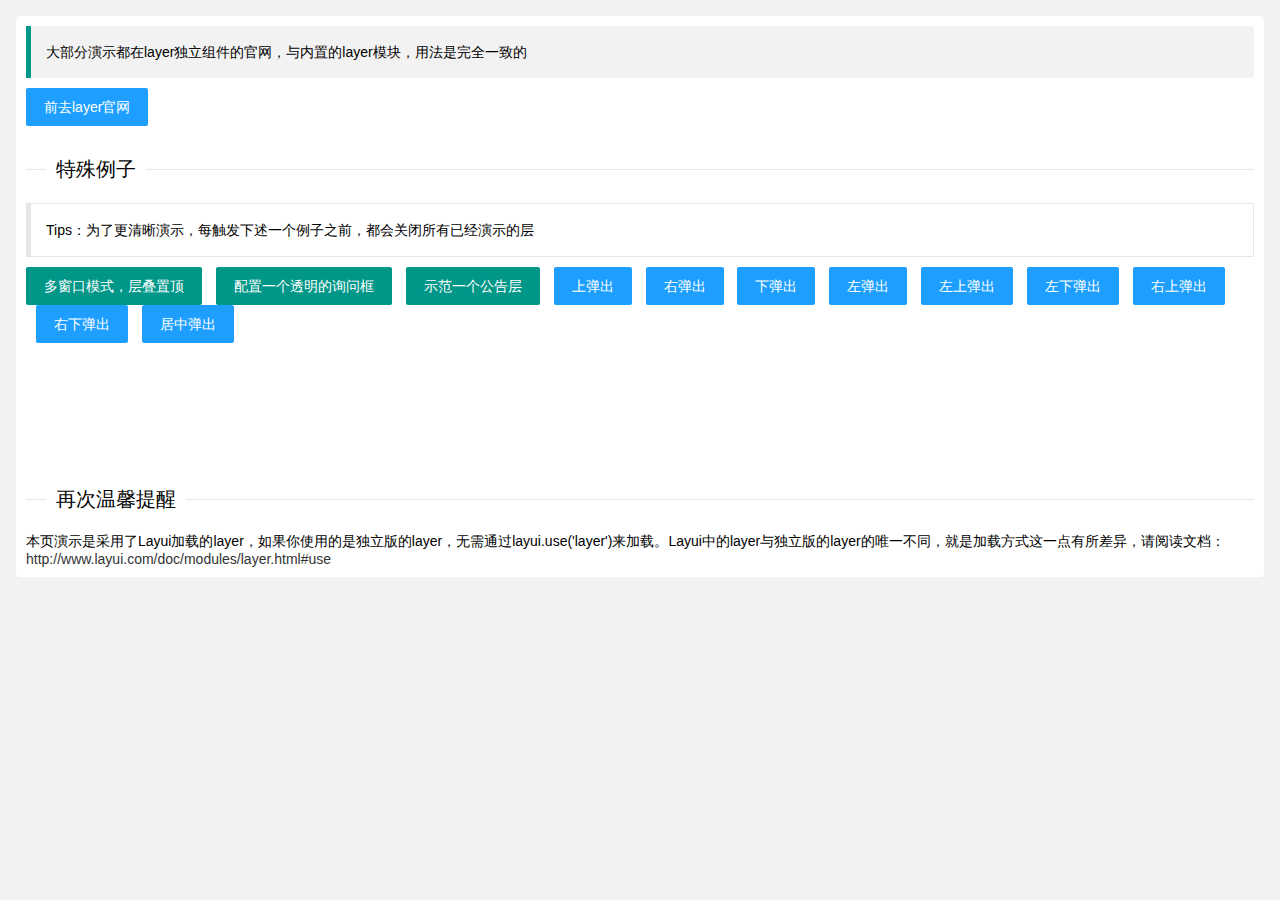
<file: src/main/webapp/page/layer.html>
<!DOCTYPE html>
<html>
<head>
    <meta charset="utf-8">
    <title>layui</title>
    <meta name="renderer" content="webkit">
    <meta http-equiv="X-UA-Compatible" content="IE=edge,chrome=1">
    <meta name="viewport" content="width=device-width, initial-scale=1, maximum-scale=1">
    <link rel="stylesheet" href="../lib/layui-v2.5.5/css/layui.css" media="all">
    <link rel="stylesheet" href="../css/public.css" media="all">
</head>
<body>
<div class="layuimini-container">
    <div class="layuimini-main">
        <blockquote class="layui-elem-quote">
            大部分演示都在layer独立组件的官网，与内置的layer模块，用法是完全一致的
        </blockquote>
        <a class="layui-btn layui-btn-normal" href="http://layer.layui.com/" target="_blank">前去layer官网</a>

        <fieldset class="layui-elem-field layui-field-title site-demo-button" style="margin-top: 30px;">
            <legend>特殊例子</legend>
        </fieldset>

        <div class="site-demo-button" id="layerDemo" style="margin-bottom: 0;">
            <blockquote class="layui-elem-quote layui-quote-nm">
                Tips：为了更清晰演示，每触发下述一个例子之前，都会关闭所有已经演示的层
            </blockquote>
            <button data-method="setTop" class="layui-btn">多窗口模式，层叠置顶</button>
            <button data-method="confirmTrans" class="layui-btn">配置一个透明的询问框</button>
            <button data-method="notice" class="layui-btn">示范一个公告层</button>
            <button data-method="offset" data-type="t" class="layui-btn layui-btn-normal">上弹出</button>
            <button data-method="offset" data-type="r" class="layui-btn layui-btn-normal">右弹出</button>
            <button data-method="offset" data-type="b" class="layui-btn layui-btn-normal">下弹出</button>
            <button data-method="offset" data-type="l" class="layui-btn layui-btn-normal">左弹出</button>
            <button data-method="offset" data-type="lt" class="layui-btn layui-btn-normal">左上弹出</button>
            <button data-method="offset" data-type="lb" class="layui-btn layui-btn-normal">左下弹出</button>
            <button data-method="offset" data-type="rt" class="layui-btn layui-btn-normal">右上弹出</button>
            <button data-method="offset" data-type="rb" class="layui-btn layui-btn-normal">右下弹出</button>
            <button data-method="offset" data-type="auto" class="layui-btn layui-btn-normal">居中弹出</button>
        </div>

        <!-- 示例-970 -->
        <ins class="adsbygoogle" style="display:inline-block;width:970px;height:90px" data-ad-client="ca-pub-6111334333458862" data-ad-slot="3820120620"></ins>

        <fieldset class="layui-elem-field layui-field-title" style="margin-top: 50px;">
            <legend>再次温馨提醒</legend>
        </fieldset>
        <p class="site-demo-text">本页演示是采用了Layui加载的layer，如果你使用的是独立版的layer，无需通过layui.use('layer')来加载。Layui中的layer与独立版的layer的唯一不同，就是加载方式这一点有所差异，请阅读文档：<a href="http://www.layui.com/doc/modules/layer.html#use" target="_blank">http://www.layui.com/doc/modules/layer.html#use</a></p>
    </div>
</div>
<script src="../lib/layui-v2.5.5/layui.js" charset="utf-8"></script>
<!-- 注意：如果你直接复制所有代码到本地，上述js路径需要改成你本地的 -->
<script>
    layui.use('layer', function () { //独立版的layer无需执行这一句
        var $ = layui.jquery, layer = layui.layer; //独立版的layer无需执行这一句

        //触发事件
        var active = {
            setTop: function () {
                var that = this;
                //多窗口模式，层叠置顶
                layer.open({
                    type: 2 //此处以iframe举例
                    , title: '当你选择该窗体时，即会在最顶端'
                    , area: ['390px', '260px']
                    , shade: 0
                    , maxmin: true
                    , offset: [ //为了演示，随机坐标
                        Math.random() * ($(window).height() - 300)
                        , Math.random() * ($(window).width() - 390)
                    ]
                    , content: '//layer.layui.com/test/settop.html'
                    , btn: ['继续弹出', '全部关闭'] //只是为了演示
                    , yes: function () {
                        $(that).click();
                    }
                    , btn2: function () {
                        layer.closeAll();
                    }

                    , zIndex: layer.zIndex //重点1
                    , success: function (layero) {
                        layer.setTop(layero); //重点2
                    }
                });
            }
            , confirmTrans: function () {
                //配置一个透明的询问框
                layer.msg('大部分参数都是可以公用的<br>合理搭配，展示不一样的风格', {
                    time: 20000, //20s后自动关闭
                    btn: ['明白了', '知道了', '哦']
                });
            }
            , notice: function () {
                //示范一个公告层
                layer.open({
                    type: 1
                    , title: false //不显示标题栏
                    , closeBtn: false
                    , area: '300px;'
                    , shade: 0.8
                    , id: 'LAY_layuipro' //设定一个id，防止重复弹出
                    , btn: ['火速围观', '残忍拒绝']
                    , btnAlign: 'c'
                    , moveType: 1 //拖拽模式，0或者1
                    , content: '<div style="padding: 50px; line-height: 22px; background-color: #393D49; color: #fff; font-weight: 300;">你知道吗？亲！<br>layer ≠ layui<br><br>layer只是作为Layui的一个弹层模块，由于其用户基数较大，所以常常会有人以为layui是layerui<br><br>layer虽然已被 Layui 收编为内置的弹层模块，但仍然会作为一个独立组件全力维护、升级。<br><br>我们此后的征途是星辰大海 ^_^</div>'
                    , success: function (layero) {
                        var btn = layero.find('.layui-layer-btn');
                        btn.find('.layui-layer-btn0').attr({
                            href: 'http://www.layui.com/'
                            , target: '_blank'
                        });
                    }
                });
            }
            , offset: function (othis) {
                var type = othis.data('type')
                    , text = othis.text();

                layer.open({
                    type: 1
                    , offset: type //具体配置参考：http://www.layui.com/doc/modules/layer.html#offset
                    , id: 'layerDemo' + type //防止重复弹出
                    , content: '<div style="padding: 20px 100px;">' + text + '</div>'
                    , btn: '关闭全部'
                    , btnAlign: 'c' //按钮居中
                    , shade: 0 //不显示遮罩
                    , yes: function () {
                        layer.closeAll();
                    }
                });
            }
        };

        $('#layerDemo .layui-btn').on('click', function () {
            var othis = $(this), method = othis.data('method');
            active[method] ? active[method].call(this, othis) : '';
        });

    });
</script>

</body>
</html>
</file>
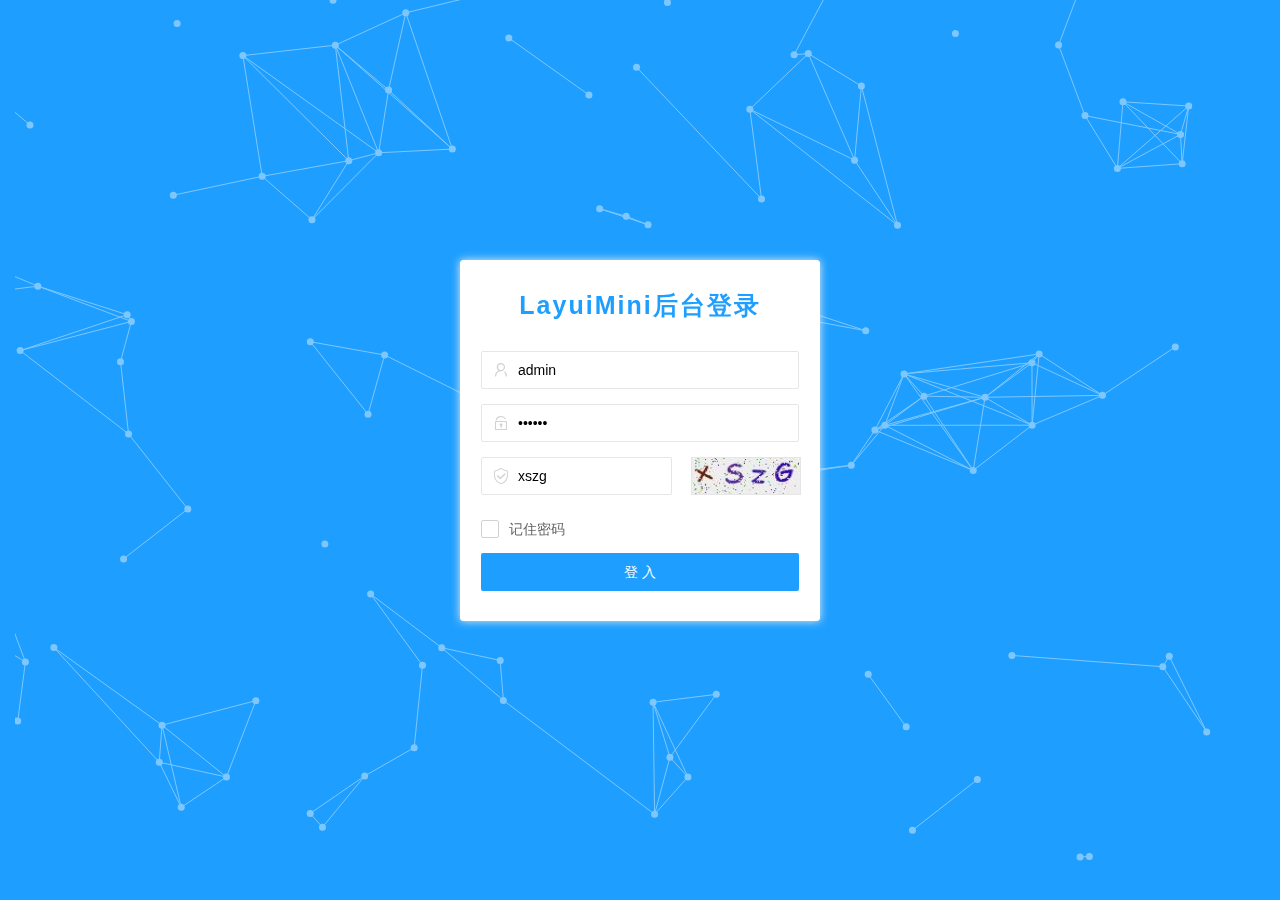
<file: src/main/webapp/page/login-1.html>
<!DOCTYPE html>
<html>
<head>
    <meta charset="UTF-8">
    <title>后台管理-登陆</title>
    <meta http-equiv="X-UA-Compatible" content="IE=edge,chrome=1">
    <meta http-equiv="Access-Control-Allow-Origin" content="*">
    <meta name="viewport" content="width=device-width, initial-scale=1, maximum-scale=1">
    <meta name="apple-mobile-web-app-status-bar-style" content="black">
    <meta name="apple-mobile-web-app-capable" content="yes">
    <meta name="format-detection" content="telephone=no">
    <link rel="stylesheet" href="../lib/layui-v2.5.5/css/layui.css" media="all">
    <!--[if lt IE 9]>
    <script src="https://cdn.staticfile.org/html5shiv/r29/html5.min.js"></script>
    <script src="https://cdn.staticfile.org/respond.js/1.4.2/respond.min.js"></script>
    <![endif]-->
    <style>
        html, body {width: 100%;height: 100%;overflow: hidden}
        body {background: #1E9FFF;}
        body:after {content:'';background-repeat:no-repeat;background-size:cover;-webkit-filter:blur(3px);-moz-filter:blur(3px);-o-filter:blur(3px);-ms-filter:blur(3px);filter:blur(3px);position:absolute;top:0;left:0;right:0;bottom:0;z-index:-1;}
        .layui-container {width: 100%;height: 100%;overflow: hidden}
        .admin-login-background {width:360px;height:300px;position:absolute;left:50%;top:40%;margin-left:-180px;margin-top:-100px;}
        .logo-title {text-align:center;letter-spacing:2px;padding:14px 0;}
        .logo-title h1 {color:#1E9FFF;font-size:25px;font-weight:bold;}
        .login-form {background-color:#fff;border:1px solid #fff;border-radius:3px;padding:14px 20px;box-shadow:0 0 8px #eeeeee;}
        .login-form .layui-form-item {position:relative;}
        .login-form .layui-form-item label {position:absolute;left:1px;top:1px;width:38px;line-height:36px;text-align:center;color:#d2d2d2;}
        .login-form .layui-form-item input {padding-left:36px;}
        .captcha {width:60%;display:inline-block;}
        .captcha-img {display:inline-block;width:34%;float:right;}
        .captcha-img img {height:34px;border:1px solid #e6e6e6;height:36px;width:100%;}
    </style>
</head>
<body>
<div class="layui-container">
    <div class="admin-login-background">
        <div class="layui-form login-form">
            <form class="layui-form" action="">
                <div class="layui-form-item logo-title">
                    <h1>LayuiMini后台登录</h1>
                </div>
                <div class="layui-form-item">
                    <label class="layui-icon layui-icon-username" for="username"></label>
                    <input type="text" name="username" lay-verify="required|account" placeholder="用户名或者邮箱" autocomplete="off" class="layui-input" value="admin">
                </div>
                <div class="layui-form-item">
                    <label class="layui-icon layui-icon-password" for="password"></label>
                    <input type="password" name="password" lay-verify="required|password" placeholder="密码" autocomplete="off" class="layui-input" value="123456">
                </div>
                <div class="layui-form-item">
                    <label class="layui-icon layui-icon-vercode" for="captcha"></label>
                    <input type="text" name="captcha" lay-verify="required|captcha" placeholder="图形验证码" autocomplete="off" class="layui-input verification captcha" value="xszg">
                    <div class="captcha-img">
                        <img id="captchaPic" src="../images/captcha.jpg">
                    </div>
                </div>
                <div class="layui-form-item">
                    <input type="checkbox" name="rememberMe" value="true" lay-skin="primary" title="记住密码">
                </div>
                <div class="layui-form-item">
                    <button class="layui-btn layui-btn layui-btn-normal layui-btn-fluid" lay-submit="" lay-filter="login">登 入</button>
                </div>
            </form>
        </div>
    </div>
</div>
<script src="../lib/jquery-3.4.1/jquery-3.4.1.min.js" charset="utf-8"></script>
<script src="../lib/layui-v2.5.5/layui.js" charset="utf-8"></script>
<script src="../lib/jq-module/jquery.particleground.min.js" charset="utf-8"></script>
<script>
    layui.use(['form'], function () {
        var form = layui.form,
            layer = layui.layer;

        // 登录过期的时候，跳出ifram框架
        if (top.location != self.location) top.location = self.location;

        // 粒子线条背景
        $(document).ready(function(){
            $('.layui-container').particleground({
                dotColor:'#7ec7fd',
                lineColor:'#7ec7fd'
            });
        });

        // 进行登录操作
        form.on('submit(login)', function (data) {
            data = data.field;
            if (data.username == '') {
                layer.msg('用户名不能为空');
                return false;
            }
            if (data.password == '') {
                layer.msg('密码不能为空');
                return false;
            }
            if (data.captcha == '') {
                layer.msg('验证码不能为空');
                return false;
            }
            layer.msg('登录成功', function () {
                window.location = '../index.html';
            });
            return false;
        });
    });
</script>
</body>
</html>
</file>
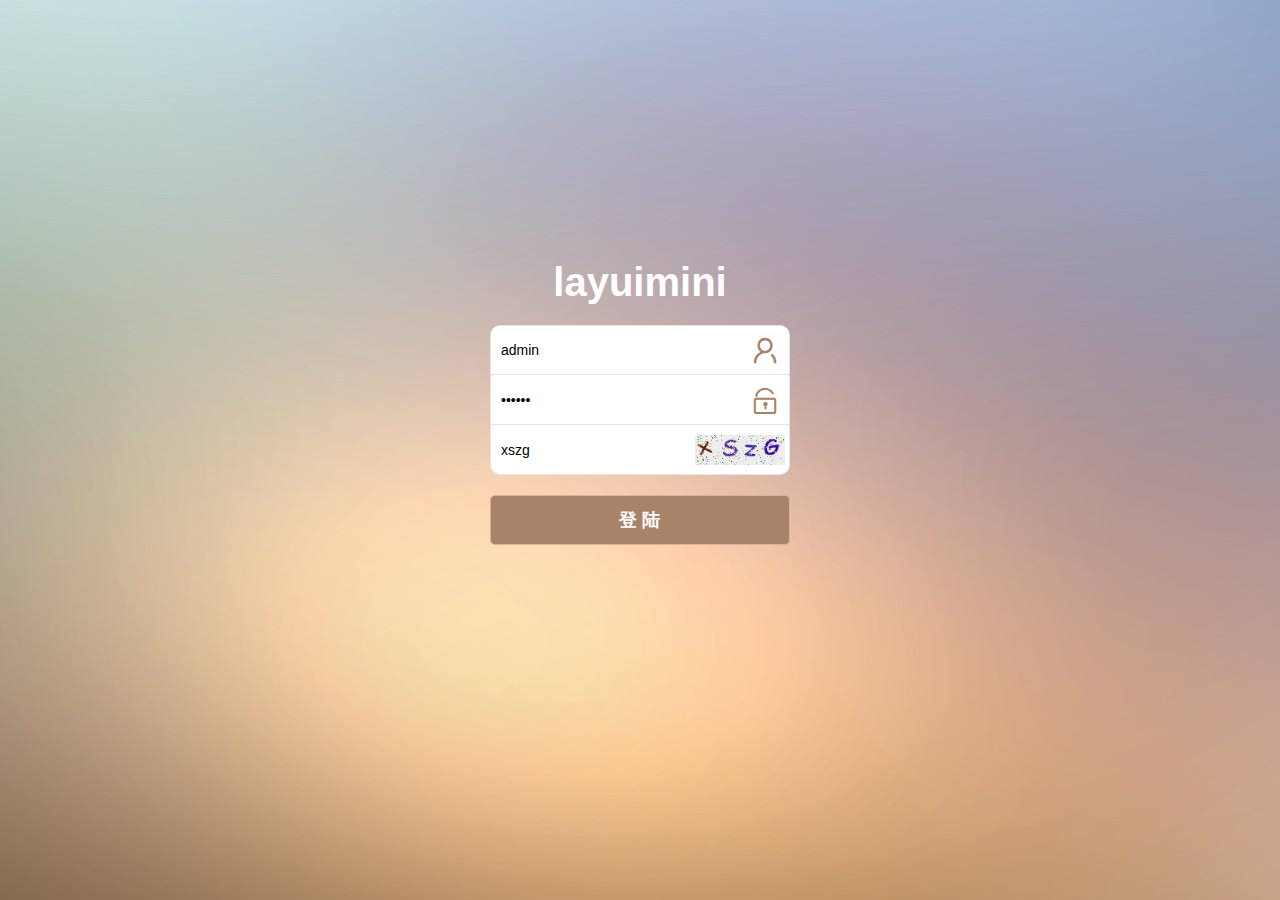
<file: src/main/webapp/page/login-2.html>
<!DOCTYPE html>
<html>
<head>
    <meta charset="UTF-8">
    <title>后台管理-登陆</title>
    <meta http-equiv="X-UA-Compatible" content="IE=edge,chrome=1">
    <meta http-equiv="Access-Control-Allow-Origin" content="*">
    <meta name="viewport" content="width=device-width, initial-scale=1, maximum-scale=1">
    <meta name="apple-mobile-web-app-status-bar-style" content="black">
    <meta name="apple-mobile-web-app-capable" content="yes">
    <meta name="format-detection" content="telephone=no">
    <link rel="stylesheet" href="../lib/layui-v2.5.5/css/layui.css" media="all">
    <!--[if lt IE 9]>
    <script src="https://cdn.staticfile.org/html5shiv/r29/html5.min.js"></script>
    <script src="https://cdn.staticfile.org/respond.js/1.4.2/respond.min.js"></script>
    <![endif]-->
    <style>
        body {background-image:url("../images/bg.jpg");height:100%;width:100%;}
        #container{height:100%;width:100%;}
        input:-webkit-autofill {-webkit-box-shadow:inset 0 0 0 1000px #fff;background-color:transparent;}
        .admin-login-background {width:300px;height:300px;position:absolute;left:50%;top:40%;margin-left:-150px;margin-top:-100px;}
        .admin-header {text-align:center;margin-bottom:20px;color:#ffffff;font-weight:bold;font-size:40px}
        .admin-input {border-top-style:none;border-right-style:solid;border-bottom-style:solid;border-left-style:solid;height:50px;width:300px;padding-bottom:0px;}
        .admin-input::-webkit-input-placeholder {color:#a78369}
        .layui-icon-username {color:#a78369 !important;}
        .layui-icon-username:hover {color:#9dadce !important;}
        .layui-icon-password {color:#a78369 !important;}
        .layui-icon-password:hover {color:#9dadce !important;}
        .admin-input-username {border-top-style:solid;border-radius:10px 10px 0 0;}
        .admin-input-verify {border-radius:0 0 10px 10px;}
        .admin-button {margin-top:20px;font-weight:bold;font-size:18px;width:300px;height:50px;border-radius:5px;background-color:#a78369;border:1px solid #d8b29f}
        .admin-icon {margin-left:260px;margin-top:10px;font-size:30px;}
        i {position:absolute;}
        .admin-captcha {position:absolute;margin-left:205px;margin-top:-40px;}
    </style>
</head>
<body>
<div id="container">
    <div></div>
    <div class="admin-login-background">
        <div class="admin-header">
            <span>layuimini</span>
        </div>
        <form class="layui-form" action="">
            <div>
                <i class="layui-icon layui-icon-username admin-icon"></i>
                <input type="text" name="username" placeholder="请输入用户名" autocomplete="off" class="layui-input admin-input admin-input-username" value="admin">
            </div>
            <div>
                <i class="layui-icon layui-icon-password admin-icon"></i>
                <input type="password" name="password" placeholder="请输入密码" autocomplete="off" class="layui-input admin-input" value="123456">
            </div>
            <div>
                <input type="text" name="captcha" placeholder="请输入验证码" autocomplete="off" class="layui-input admin-input admin-input-verify" value="xszg">
                <img class="admin-captcha" width="90" height="30" src="../images/captcha.jpg">
            </div>
            <button class="layui-btn admin-button" lay-submit="" lay-filter="login">登 陆</button>
        </form>
    </div>
</div>
<script src="../lib/layui-v2.5.5/layui.js" charset="utf-8"></script>
<script>
    layui.use(['form'], function () {
        var form = layui.form,
            layer = layui.layer;

        // 登录过期的时候，跳出ifram框架
        if (top.location != self.location) top.location = self.location;

        // 进行登录操作
        form.on('submit(login)', function (data) {
            data = data.field;
            if (data.username == '') {
                layer.msg('用户名不能为空');
                return false;
            }
            if (data.password == '') {
                layer.msg('密码不能为空');
                return false;
            }
            if (data.captcha == '') {
                layer.msg('验证码不能为空');
                return false;
            }
            layer.msg('登录成功', function () {
                window.location = '../index.html';
            });
            return false;
        });
    });
</script>
</body>
</html>
</file>
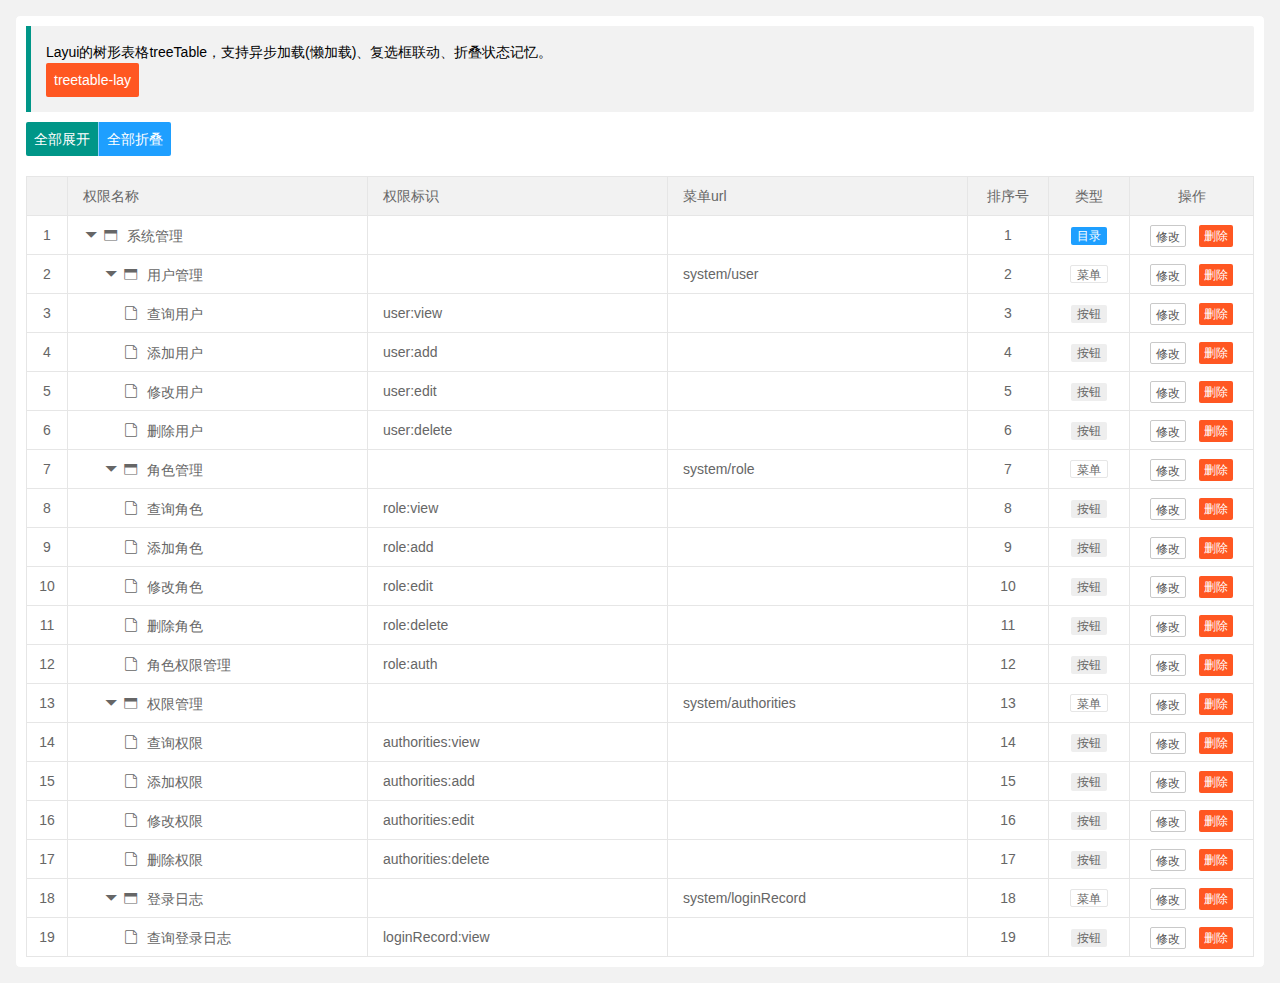
<file: src/main/webapp/page/menu.html>
<!DOCTYPE html>
<html lang="en">
<head>
    <meta charset="UTF-8">
    <title>menu</title>
    <link rel="stylesheet" href="../lib/layui-v2.5.5/css/layui.css" media="all">
    <link rel="stylesheet" href="../css/public.css" media="all">
    <style>
        .layui-btn:not(.layui-btn-lg ):not(.layui-btn-sm):not(.layui-btn-xs) {
            height: 34px;
            line-height: 34px;
            padding: 0 8px;
        }
    </style>
</head>
<body>
<div class="layuimini-container">
    <div class="layuimini-main">
        <blockquote class="layui-elem-quote">
            Layui的树形表格treeTable，支持异步加载(懒加载)、复选框联动、折叠状态记忆。<br>
            <a href="https://gitee.com/whvse/treetable-lay" target="_blank" class="layui-btn layui-btn-danger">treetable-lay</a>
        </blockquote>
        <div>
            <div class="layui-btn-group">
                <button class="layui-btn" id="btn-expand">全部展开</button>
                <button class="layui-btn layui-btn-normal" id="btn-fold">全部折叠</button>
            </div>
            <table id="munu-table" class="layui-table" lay-filter="munu-table"></table>
        </div>
    </div>
</div>
<!-- 操作列 -->
<script type="text/html" id="auth-state">
    <a class="layui-btn layui-btn-primary layui-btn-xs" lay-event="edit">修改</a>
    <a class="layui-btn layui-btn-danger layui-btn-xs" lay-event="del">删除</a>
</script>

<script src="../lib/layui-v2.5.5/layui.js" charset="utf-8"></script>
<script src="../js/lay-config.js?v=1.0.4" charset="utf-8"></script>
<script>
    layui.use(['table', 'treetable'], function () {
        var $ = layui.jquery;
        var table = layui.table;
        var treetable = layui.treetable;

        // 渲染表格
        layer.load(2);
        treetable.render({
            treeColIndex: 1,
            treeSpid: -1,
            treeIdName: 'authorityId',
            treePidName: 'parentId',
            elem: '#munu-table',
            url: '../api/menus.json',
            page: false,
            cols: [[
                {type: 'numbers'},
                {field: 'authorityName', minWidth: 200, title: '权限名称'},
                {field: 'authority', title: '权限标识'},
                {field: 'menuUrl', title: '菜单url'},
                {field: 'orderNumber', width: 80, align: 'center', title: '排序号'},
                {
                    field: 'isMenu', width: 80, align: 'center', templet: function (d) {
                        if (d.isMenu == 1) {
                            return '<span class="layui-badge layui-bg-gray">按钮</span>';
                        }
                        if (d.parentId == -1) {
                            return '<span class="layui-badge layui-bg-blue">目录</span>';
                        } else {
                            return '<span class="layui-badge-rim">菜单</span>';
                        }
                    }, title: '类型'
                },
                {templet: '#auth-state', width: 120, align: 'center', title: '操作'}
            ]],
            done: function () {
                layer.closeAll('loading');
            }
        });

        $('#btn-expand').click(function () {
            treetable.expandAll('#munu-table');
        });

        $('#btn-fold').click(function () {
            treetable.foldAll('#munu-table');
        });

        //监听工具条
        table.on('tool(munu-table)', function (obj) {
            var data = obj.data;
            var layEvent = obj.event;

            if (layEvent === 'del') {
                layer.msg('删除' + data.id);
            } else if (layEvent === 'edit') {
                layer.msg('修改' + data.id);
            }
        });
    });
</script>
</body>
</html>
</file>
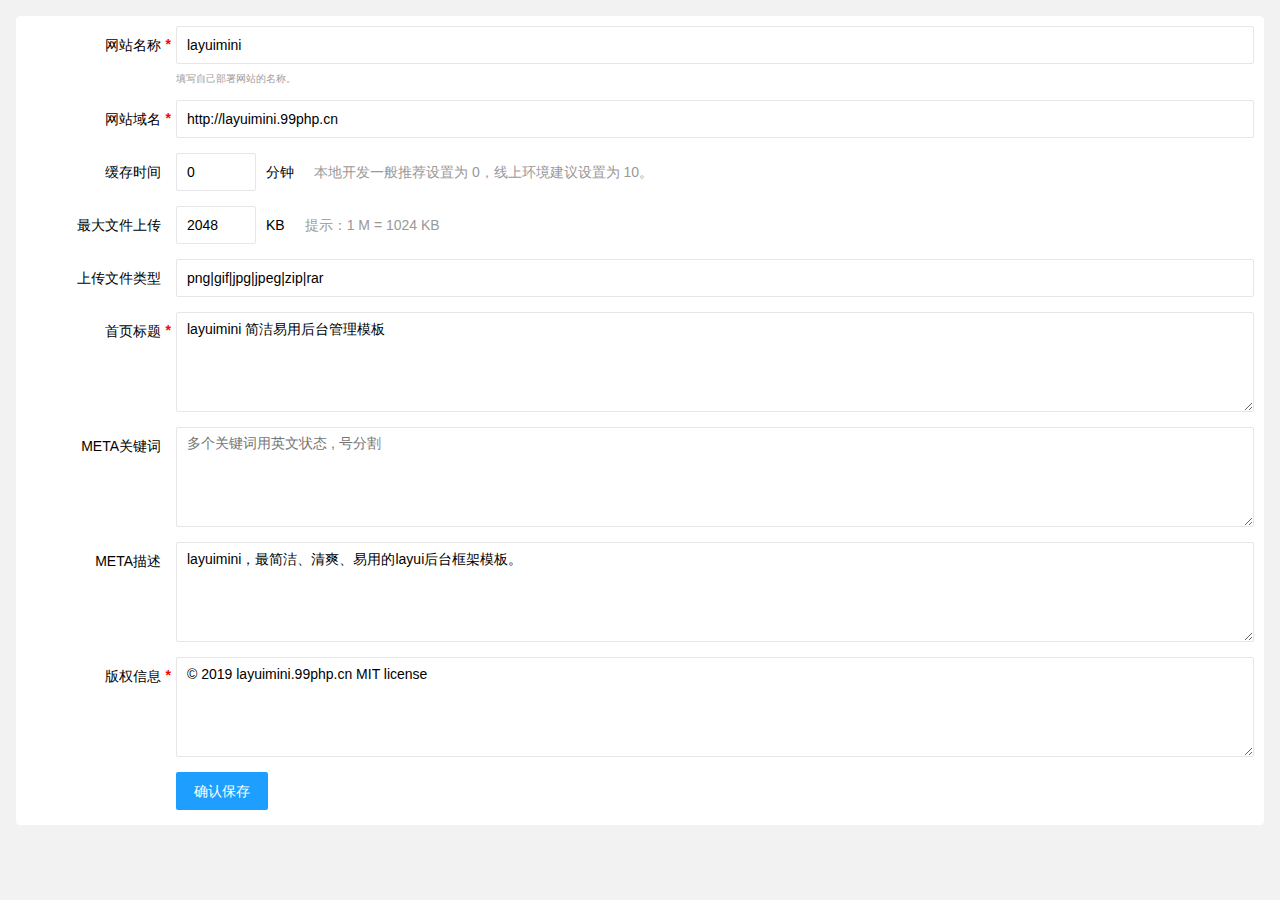
<file: src/main/webapp/page/setting.html>
<!DOCTYPE html>
<html>
<head>
    <meta charset="utf-8">
    <title>系统设置</title>
    <meta name="renderer" content="webkit">
    <meta http-equiv="X-UA-Compatible" content="IE=edge,chrome=1">
    <meta name="viewport" content="width=device-width, initial-scale=1, maximum-scale=1">
    <link rel="stylesheet" href="../lib/layui-v2.5.5/css/layui.css" media="all">
    <link rel="stylesheet" href="../css/public.css" media="all">
    <style>
        .layui-form-item .layui-input-company {width: auto;padding-right: 10px;line-height: 38px;}
    </style>
</head>
<body>
<div class="layuimini-container">
    <div class="layuimini-main">

        <div class="layui-form layuimini-form">
            <div class="layui-form-item">
                <label class="layui-form-label required">网站名称</label>
                <div class="layui-input-block">
                    <input type="text" name="sitename" lay-verify="required" lay-reqtext="网站域名不能为空" placeholder="请输入网站名称"  value="layuimini" class="layui-input">
                    <tip>填写自己部署网站的名称。</tip>
                </div>
            </div>
            <div class="layui-form-item">
                <label class="layui-form-label required">网站域名</label>
                <div class="layui-input-block">
                    <input type="text" name="domain" lay-verify="required" lay-reqtext="网站域名不能为空" placeholder="请输入网站域名"  value="http://layuimini.99php.cn" class="layui-input">
                </div>
            </div>

            <div class="layui-form-item">
                <label class="layui-form-label">缓存时间</label>
                <div class="layui-input-inline" style="width: 80px;">
                    <input type="text" name="cache" lay-verify="number" value="0" class="layui-input">
                </div>
                <div class="layui-input-inline layui-input-company">分钟</div>
                <div class="layui-form-mid layui-word-aux">本地开发一般推荐设置为 0，线上环境建议设置为 10。</div>
            </div>
            <div class="layui-form-item">
                <label class="layui-form-label">最大文件上传</label>
                <div class="layui-input-inline" style="width: 80px;">
                    <input type="text" name="cache" lay-verify="number" value="2048" class="layui-input">
                </div>
                <div class="layui-input-inline layui-input-company">KB</div>
                <div class="layui-form-mid layui-word-aux">提示：1 M = 1024 KB</div>
            </div>
            <div class="layui-form-item">
                <label class="layui-form-label">上传文件类型</label>
                <div class="layui-input-block">
                    <input type="text" name="cache" value="png|gif|jpg|jpeg|zip|rar" class="layui-input">
                </div>
            </div>

            <div class="layui-form-item layui-form-text">
                <label class="layui-form-label required">首页标题</label>
                <div class="layui-input-block">
                    <textarea name="title" class="layui-textarea">layuimini 简洁易用后台管理模板</textarea>
                </div>
            </div>
            <div class="layui-form-item layui-form-text">
                <label class="layui-form-label">META关键词</label>
                <div class="layui-input-block">
                    <textarea name="keywords" class="layui-textarea" placeholder="多个关键词用英文状态 , 号分割"></textarea>
                </div>
            </div>
            <div class="layui-form-item layui-form-text">
                <label class="layui-form-label">META描述</label>
                <div class="layui-input-block">
                    <textarea name="descript" class="layui-textarea">layuimini，最简洁、清爽、易用的layui后台框架模板。</textarea>
                </div>
            </div>
            <div class="layui-form-item layui-form-text">
                <label class="layui-form-label required">版权信息</label>
                <div class="layui-input-block">
                    <textarea name="copyright" class="layui-textarea">© 2019 layuimini.99php.cn MIT license</textarea>
                </div>
            </div>
            <div class="layui-form-item">
                <div class="layui-input-block">
                    <button class="layui-btn layui-btn-normal" lay-submit lay-filter="setting">确认保存</button>
                </div>
            </div>
        </div>
    </div>
</div>
<script src="../lib/layui-v2.5.5/layui.js" charset="utf-8"></script>
<script>
    layui.use(['form'], function () {
        var form = layui.form
            , layer = layui.layer;

        //监听提交
        form.on('submit(setting)', function (data) {
            parent.layer.alert(JSON.stringify(data.field), {
                title: '最终的提交信息'
            });
            return false;
        });

    });
</script>
</body>
</html>
</file>
<file: src/main/webapp/lib/layui-v2.5.5/css/layui.css>
/** layui-v2.5.5 MIT License By https://www.layui.com */
 .layui-inline,img{display:inline-block;vertical-align:middle}h1,h2,h3,h4,h5,h6{font-weight:400}.layui-edge,.layui-header,.layui-inline,.layui-main{position:relative}.layui-body,.layui-edge,.layui-elip{overflow:hidden}.layui-btn,.layui-edge,.layui-inline,img{vertical-align:middle}.layui-btn,.layui-disabled,.layui-icon,.layui-unselect{-moz-user-select:none;-webkit-user-select:none;-ms-user-select:none}.layui-elip,.layui-form-checkbox span,.layui-form-pane .layui-form-label{text-overflow:ellipsis;white-space:nowrap}.layui-breadcrumb,.layui-tree-btnGroup{visibility:hidden}blockquote,body,button,dd,div,dl,dt,form,h1,h2,h3,h4,h5,h6,input,li,ol,p,pre,td,textarea,th,ul{margin:0;padding:0;-webkit-tap-highlight-color:rgba(0,0,0,0)}a:active,a:hover{outline:0}img{border:none}li{list-style:none}table{border-collapse:collapse;border-spacing:0}h4,h5,h6{font-size:100%}button,input,optgroup,option,select,textarea{font-family:inherit;font-size:inherit;font-style:inherit;font-weight:inherit;outline:0}pre{white-space:pre-wrap;white-space:-moz-pre-wrap;white-space:-pre-wrap;white-space:-o-pre-wrap;word-wrap:break-word}body{line-height:24px;font:14px Helvetica Neue,Helvetica,PingFang SC,Tahoma,Arial,sans-serif}hr{height:1px;margin:10px 0;border:0;clear:both}a{color:#333;text-decoration:none}a:hover{color:#777}a cite{font-style:normal;*cursor:pointer}.layui-border-box,.layui-border-box *{box-sizing:border-box}.layui-box,.layui-box *{box-sizing:content-box}.layui-clear{clear:both;*zoom:1}.layui-clear:after{content:'\20';clear:both;*zoom:1;display:block;height:0}.layui-inline{*display:inline;*zoom:1}.layui-edge{display:inline-block;width:0;height:0;border-width:6px;border-style:dashed;border-color:transparent}.layui-edge-top{top:-4px;border-bottom-color:#999;border-bottom-style:solid}.layui-edge-right{border-left-color:#999;border-left-style:solid}.layui-edge-bottom{top:2px;border-top-color:#999;border-top-style:solid}.layui-edge-left{border-right-color:#999;border-right-style:solid}.layui-disabled,.layui-disabled:hover{color:#d2d2d2!important;cursor:not-allowed!important}.layui-circle{border-radius:100%}.layui-show{display:block!important}.layui-hide{display:none!important}@font-face{font-family:layui-icon;src:url(../font/iconfont.eot?v=250);src:url(../font/iconfont.eot?v=250#iefix) format('embedded-opentype'),url(../font/iconfont.woff2?v=250) format('woff2'),url(../font/iconfont.woff?v=250) format('woff'),url(../font/iconfont.ttf?v=250) format('truetype'),url(../font/iconfont.svg?v=250#layui-icon) format('svg')}.layui-icon{font-family:layui-icon!important;font-size:16px;font-style:normal;-webkit-font-smoothing:antialiased;-moz-osx-font-smoothing:grayscale}.layui-icon-reply-fill:before{content:"\e611"}.layui-icon-set-fill:before{content:"\e614"}.layui-icon-menu-fill:before{content:"\e60f"}.layui-icon-search:before{content:"\e615"}.layui-icon-share:before{content:"\e641"}.layui-icon-set-sm:before{content:"\e620"}.layui-icon-engine:before{content:"\e628"}.layui-icon-close:before{content:"\1006"}.layui-icon-close-fill:before{content:"\1007"}.layui-icon-chart-screen:before{content:"\e629"}.layui-icon-star:before{content:"\e600"}.layui-icon-circle-dot:before{content:"\e617"}.layui-icon-chat:before{content:"\e606"}.layui-icon-release:before{content:"\e609"}.layui-icon-list:before{content:"\e60a"}.layui-icon-chart:before{content:"\e62c"}.layui-icon-ok-circle:before{content:"\1005"}.layui-icon-layim-theme:before{content:"\e61b"}.layui-icon-table:before{content:"\e62d"}.layui-icon-right:before{content:"\e602"}.layui-icon-left:before{content:"\e603"}.layui-icon-cart-simple:before{content:"\e698"}.layui-icon-face-cry:before{content:"\e69c"}.layui-icon-face-smile:before{content:"\e6af"}.layui-icon-survey:before{content:"\e6b2"}.layui-icon-tree:before{content:"\e62e"}.layui-icon-upload-circle:before{content:"\e62f"}.layui-icon-add-circle:before{content:"\e61f"}.layui-icon-download-circle:before{content:"\e601"}.layui-icon-templeate-1:before{content:"\e630"}.layui-icon-util:before{content:"\e631"}.layui-icon-face-surprised:before{content:"\e664"}.layui-icon-edit:before{content:"\e642"}.layui-icon-speaker:before{content:"\e645"}.layui-icon-down:before{content:"\e61a"}.layui-icon-file:before{content:"\e621"}.layui-icon-layouts:before{content:"\e632"}.layui-icon-rate-half:before{content:"\e6c9"}.layui-icon-add-circle-fine:before{content:"\e608"}.layui-icon-prev-circle:before{content:"\e633"}.layui-icon-read:before{content:"\e705"}.layui-icon-404:before{content:"\e61c"}.layui-icon-carousel:before{content:"\e634"}.layui-icon-help:before{content:"\e607"}.layui-icon-code-circle:before{content:"\e635"}.layui-icon-water:before{content:"\e636"}.layui-icon-username:before{content:"\e66f"}.layui-icon-find-fill:before{content:"\e670"}.layui-icon-about:before{content:"\e60b"}.layui-icon-location:before{content:"\e715"}.layui-icon-up:before{content:"\e619"}.layui-icon-pause:before{content:"\e651"}.layui-icon-date:before{content:"\e637"}.layui-icon-layim-uploadfile:before{content:"\e61d"}.layui-icon-delete:before{content:"\e640"}.layui-icon-play:before{content:"\e652"}.layui-icon-top:before{content:"\e604"}.layui-icon-friends:before{content:"\e612"}.layui-icon-refresh-3:before{content:"\e9aa"}.layui-icon-ok:before{content:"\e605"}.layui-icon-layer:before{content:"\e638"}.layui-icon-face-smile-fine:before{content:"\e60c"}.layui-icon-dollar:before{content:"\e659"}.layui-icon-group:before{content:"\e613"}.layui-icon-layim-download:before{content:"\e61e"}.layui-icon-picture-fine:before{content:"\e60d"}.layui-icon-link:before{content:"\e64c"}.layui-icon-diamond:before{content:"\e735"}.layui-icon-log:before{content:"\e60e"}.layui-icon-rate-solid:before{content:"\e67a"}.layui-icon-fonts-del:before{content:"\e64f"}.layui-icon-unlink:before{content:"\e64d"}.layui-icon-fonts-clear:before{content:"\e639"}.layui-icon-triangle-r:before{content:"\e623"}.layui-icon-circle:before{content:"\e63f"}.layui-icon-radio:before{content:"\e643"}.layui-icon-align-center:before{content:"\e647"}.layui-icon-align-right:before{content:"\e648"}.layui-icon-align-left:before{content:"\e649"}.layui-icon-loading-1:before{content:"\e63e"}.layui-icon-return:before{content:"\e65c"}.layui-icon-fonts-strong:before{content:"\e62b"}.layui-icon-upload:before{content:"\e67c"}.layui-icon-dialogue:before{content:"\e63a"}.layui-icon-video:before{content:"\e6ed"}.layui-icon-headset:before{content:"\e6fc"}.layui-icon-cellphone-fine:before{content:"\e63b"}.layui-icon-add-1:before{content:"\e654"}.layui-icon-face-smile-b:before{content:"\e650"}.layui-icon-fonts-html:before{content:"\e64b"}.layui-icon-form:before{content:"\e63c"}.layui-icon-cart:before{content:"\e657"}.layui-icon-camera-fill:before{content:"\e65d"}.layui-icon-tabs:before{content:"\e62a"}.layui-icon-fonts-code:before{content:"\e64e"}.layui-icon-fire:before{content:"\e756"}.layui-icon-set:before{content:"\e716"}.layui-icon-fonts-u:before{content:"\e646"}.layui-icon-triangle-d:before{content:"\e625"}.layui-icon-tips:before{content:"\e702"}.layui-icon-picture:before{content:"\e64a"}.layui-icon-more-vertical:before{content:"\e671"}.layui-icon-flag:before{content:"\e66c"}.layui-icon-loading:before{content:"\e63d"}.layui-icon-fonts-i:before{content:"\e644"}.layui-icon-refresh-1:before{content:"\e666"}.layui-icon-rmb:before{content:"\e65e"}.layui-icon-home:before{content:"\e68e"}.layui-icon-user:before{content:"\e770"}.layui-icon-notice:before{content:"\e667"}.layui-icon-login-weibo:before{content:"\e675"}.layui-icon-voice:before{content:"\e688"}.layui-icon-upload-drag:before{content:"\e681"}.layui-icon-login-qq:before{content:"\e676"}.layui-icon-snowflake:before{content:"\e6b1"}.layui-icon-file-b:before{content:"\e655"}.layui-icon-template:before{content:"\e663"}.layui-icon-auz:before{content:"\e672"}.layui-icon-console:before{content:"\e665"}.layui-icon-app:before{content:"\e653"}.layui-icon-prev:before{content:"\e65a"}.layui-icon-website:before{content:"\e7ae"}.layui-icon-next:before{content:"\e65b"}.layui-icon-component:before{content:"\e857"}.layui-icon-more:before{content:"\e65f"}.layui-icon-login-wechat:before{content:"\e677"}.layui-icon-shrink-right:before{content:"\e668"}.layui-icon-spread-left:before{content:"\e66b"}.layui-icon-camera:before{content:"\e660"}.layui-icon-note:before{content:"\e66e"}.layui-icon-refresh:before{content:"\e669"}.layui-icon-female:before{content:"\e661"}.layui-icon-male:before{content:"\e662"}.layui-icon-password:before{content:"\e673"}.layui-icon-senior:before{content:"\e674"}.layui-icon-theme:before{content:"\e66a"}.layui-icon-tread:before{content:"\e6c5"}.layui-icon-praise:before{content:"\e6c6"}.layui-icon-star-fill:before{content:"\e658"}.layui-icon-rate:before{content:"\e67b"}.layui-icon-template-1:before{content:"\e656"}.layui-icon-vercode:before{content:"\e679"}.layui-icon-cellphone:before{content:"\e678"}.layui-icon-screen-full:before{content:"\e622"}.layui-icon-screen-restore:before{content:"\e758"}.layui-icon-cols:before{content:"\e610"}.layui-icon-export:before{content:"\e67d"}.layui-icon-print:before{content:"\e66d"}.layui-icon-slider:before{content:"\e714"}.layui-icon-addition:before{content:"\e624"}.layui-icon-subtraction:before{content:"\e67e"}.layui-icon-service:before{content:"\e626"}.layui-icon-transfer:before{content:"\e691"}.layui-main{width:1140px;margin:0 auto}.layui-header{z-index:1000;height:60px}.layui-header a:hover{transition:all .5s;-webkit-transition:all .5s}.layui-side{position:fixed;left:0;top:0;bottom:0;z-index:999;width:200px;overflow-x:hidden}.layui-side-scroll{position:relative;width:220px;height:100%;overflow-x:hidden}.layui-body{position:absolute;left:200px;right:0;top:0;bottom:0;z-index:998;width:auto;overflow-y:auto;box-sizing:border-box}.layui-layout-body{overflow:hidden}.layui-layout-admin .layui-header{background-color:#23262E}.layui-layout-admin .layui-side{top:60px;width:200px;overflow-x:hidden}.layui-layout-admin .layui-body{position:fixed;top:60px;bottom:44px}.layui-layout-admin .layui-main{width:auto;margin:0 15px}.layui-layout-admin .layui-footer{position:fixed;left:200px;right:0;bottom:0;height:44px;line-height:44px;padding:0 15px;background-color:#eee}.layui-layout-admin .layui-logo{position:absolute;left:0;top:0;width:200px;height:100%;line-height:60px;text-align:center;color:#009688;font-size:16px}.layui-layout-admin .layui-header .layui-nav{background:0 0}.layui-layout-left{position:absolute!important;left:200px;top:0}.layui-layout-right{position:absolute!important;right:0;top:0}.layui-container{position:relative;margin:0 auto;padding:0 15px;box-sizing:border-box}.layui-fluid{position:relative;margin:0 auto;padding:0 15px}.layui-row:after,.layui-row:before{content:'';display:block;clear:both}.layui-col-lg1,.layui-col-lg10,.layui-col-lg11,.layui-col-lg12,.layui-col-lg2,.layui-col-lg3,.layui-col-lg4,.layui-col-lg5,.layui-col-lg6,.layui-col-lg7,.layui-col-lg8,.layui-col-lg9,.layui-col-md1,.layui-col-md10,.layui-col-md11,.layui-col-md12,.layui-col-md2,.layui-col-md3,.layui-col-md4,.layui-col-md5,.layui-col-md6,.layui-col-md7,.layui-col-md8,.layui-col-md9,.layui-col-sm1,.layui-col-sm10,.layui-col-sm11,.layui-col-sm12,.layui-col-sm2,.layui-col-sm3,.layui-col-sm4,.layui-col-sm5,.layui-col-sm6,.layui-col-sm7,.layui-col-sm8,.layui-col-sm9,.layui-col-xs1,.layui-col-xs10,.layui-col-xs11,.layui-col-xs12,.layui-col-xs2,.layui-col-xs3,.layui-col-xs4,.layui-col-xs5,.layui-col-xs6,.layui-col-xs7,.layui-col-xs8,.layui-col-xs9{position:relative;display:block;box-sizing:border-box}.layui-col-xs1,.layui-col-xs10,.layui-col-xs11,.layui-col-xs12,.layui-col-xs2,.layui-col-xs3,.layui-col-xs4,.layui-col-xs5,.layui-col-xs6,.layui-col-xs7,.layui-col-xs8,.layui-col-xs9{float:left}.layui-col-xs1{width:8.33333333%}.layui-col-xs2{width:16.66666667%}.layui-col-xs3{width:25%}.layui-col-xs4{width:33.33333333%}.layui-col-xs5{width:41.66666667%}.layui-col-xs6{width:50%}.layui-col-xs7{width:58.33333333%}.layui-col-xs8{width:66.66666667%}.layui-col-xs9{width:75%}.layui-col-xs10{width:83.33333333%}.layui-col-xs11{width:91.66666667%}.layui-col-xs12{width:100%}.layui-col-xs-offset1{margin-left:8.33333333%}.layui-col-xs-offset2{margin-left:16.66666667%}.layui-col-xs-offset3{margin-left:25%}.layui-col-xs-offset4{margin-left:33.33333333%}.layui-col-xs-offset5{margin-left:41.66666667%}.layui-col-xs-offset6{margin-left:50%}.layui-col-xs-offset7{margin-left:58.33333333%}.layui-col-xs-offset8{margin-left:66.66666667%}.layui-col-xs-offset9{margin-left:75%}.layui-col-xs-offset10{margin-left:83.33333333%}.layui-col-xs-offset11{margin-left:91.66666667%}.layui-col-xs-offset12{margin-left:100%}@media screen and (max-width:768px){.layui-hide-xs{display:none!important}.layui-show-xs-block{display:block!important}.layui-show-xs-inline{display:inline!important}.layui-show-xs-inline-block{display:inline-block!important}}@media screen and (min-width:768px){.layui-container{width:750px}.layui-hide-sm{display:none!important}.layui-show-sm-block{display:block!important}.layui-show-sm-inline{display:inline!important}.layui-show-sm-inline-block{display:inline-block!important}.layui-col-sm1,.layui-col-sm10,.layui-col-sm11,.layui-col-sm12,.layui-col-sm2,.layui-col-sm3,.layui-col-sm4,.layui-col-sm5,.layui-col-sm6,.layui-col-sm7,.layui-col-sm8,.layui-col-sm9{float:left}.layui-col-sm1{width:8.33333333%}.layui-col-sm2{width:16.66666667%}.layui-col-sm3{width:25%}.layui-col-sm4{width:33.33333333%}.layui-col-sm5{width:41.66666667%}.layui-col-sm6{width:50%}.layui-col-sm7{width:58.33333333%}.layui-col-sm8{width:66.66666667%}.layui-col-sm9{width:75%}.layui-col-sm10{width:83.33333333%}.layui-col-sm11{width:91.66666667%}.layui-col-sm12{width:100%}.layui-col-sm-offset1{margin-left:8.33333333%}.layui-col-sm-offset2{margin-left:16.66666667%}.layui-col-sm-offset3{margin-left:25%}.layui-col-sm-offset4{margin-left:33.33333333%}.layui-col-sm-offset5{margin-left:41.66666667%}.layui-col-sm-offset6{margin-left:50%}.layui-col-sm-offset7{margin-left:58.33333333%}.layui-col-sm-offset8{margin-left:66.66666667%}.layui-col-sm-offset9{margin-left:75%}.layui-col-sm-offset10{margin-left:83.33333333%}.layui-col-sm-offset11{margin-left:91.66666667%}.layui-col-sm-offset12{margin-left:100%}}@media screen and (min-width:992px){.layui-container{width:970px}.layui-hide-md{display:none!important}.layui-show-md-block{display:block!important}.layui-show-md-inline{display:inline!important}.layui-show-md-inline-block{display:inline-block!important}.layui-col-md1,.layui-col-md10,.layui-col-md11,.layui-col-md12,.layui-col-md2,.layui-col-md3,.layui-col-md4,.layui-col-md5,.layui-col-md6,.layui-col-md7,.layui-col-md8,.layui-col-md9{float:left}.layui-col-md1{width:8.33333333%}.layui-col-md2{width:16.66666667%}.layui-col-md3{width:25%}.layui-col-md4{width:33.33333333%}.layui-col-md5{width:41.66666667%}.layui-col-md6{width:50%}.layui-col-md7{width:58.33333333%}.layui-col-md8{width:66.66666667%}.layui-col-md9{width:75%}.layui-col-md10{width:83.33333333%}.layui-col-md11{width:91.66666667%}.layui-col-md12{width:100%}.layui-col-md-offset1{margin-left:8.33333333%}.layui-col-md-offset2{margin-left:16.66666667%}.layui-col-md-offset3{margin-left:25%}.layui-col-md-offset4{margin-left:33.33333333%}.layui-col-md-offset5{margin-left:41.66666667%}.layui-col-md-offset6{margin-left:50%}.layui-col-md-offset7{margin-left:58.33333333%}.layui-col-md-offset8{margin-left:66.66666667%}.layui-col-md-offset9{margin-left:75%}.layui-col-md-offset10{margin-left:83.33333333%}.layui-col-md-offset11{margin-left:91.66666667%}.layui-col-md-offset12{margin-left:100%}}@media screen and (min-width:1200px){.layui-container{width:1170px}.layui-hide-lg{display:none!important}.layui-show-lg-block{display:block!important}.layui-show-lg-inline{display:inline!important}.layui-show-lg-inline-block{display:inline-block!important}.layui-col-lg1,.layui-col-lg10,.layui-col-lg11,.layui-col-lg12,.layui-col-lg2,.layui-col-lg3,.layui-col-lg4,.layui-col-lg5,.layui-col-lg6,.layui-col-lg7,.layui-col-lg8,.layui-col-lg9{float:left}.layui-col-lg1{width:8.33333333%}.layui-col-lg2{width:16.66666667%}.layui-col-lg3{width:25%}.layui-col-lg4{width:33.33333333%}.layui-col-lg5{width:41.66666667%}.layui-col-lg6{width:50%}.layui-col-lg7{width:58.33333333%}.layui-col-lg8{width:66.66666667%}.layui-col-lg9{width:75%}.layui-col-lg10{width:83.33333333%}.layui-col-lg11{width:91.66666667%}.layui-col-lg12{width:100%}.layui-col-lg-offset1{margin-left:8.33333333%}.layui-col-lg-offset2{margin-left:16.66666667%}.layui-col-lg-offset3{margin-left:25%}.layui-col-lg-offset4{margin-left:33.33333333%}.layui-col-lg-offset5{margin-left:41.66666667%}.layui-col-lg-offset6{margin-left:50%}.layui-col-lg-offset7{margin-left:58.33333333%}.layui-col-lg-offset8{margin-left:66.66666667%}.layui-col-lg-offset9{margin-left:75%}.layui-col-lg-offset10{margin-left:83.33333333%}.layui-col-lg-offset11{margin-left:91.66666667%}.layui-col-lg-offset12{margin-left:100%}}.layui-col-space1{margin:-.5px}.layui-col-space1>*{padding:.5px}.layui-col-space3{margin:-1.5px}.layui-col-space3>*{padding:1.5px}.layui-col-space5{margin:-2.5px}.layui-col-space5>*{padding:2.5px}.layui-col-space8{margin:-3.5px}.layui-col-space8>*{padding:3.5px}.layui-col-space10{margin:-5px}.layui-col-space10>*{padding:5px}.layui-col-space12{margin:-6px}.layui-col-space12>*{padding:6px}.layui-col-space15{margin:-7.5px}.layui-col-space15>*{padding:7.5px}.layui-col-space18{margin:-9px}.layui-col-space18>*{padding:9px}.layui-col-space20{margin:-10px}.layui-col-space20>*{padding:10px}.layui-col-space22{margin:-11px}.layui-col-space22>*{padding:11px}.layui-col-space25{margin:-12.5px}.layui-col-space25>*{padding:12.5px}.layui-col-space30{margin:-15px}.layui-col-space30>*{padding:15px}.layui-btn,.layui-input,.layui-select,.layui-textarea,.layui-upload-button{outline:0;-webkit-appearance:none;transition:all .3s;-webkit-transition:all .3s;box-sizing:border-box}.layui-elem-quote{margin-bottom:10px;padding:15px;line-height:22px;border-left:5px solid #009688;border-radius:0 2px 2px 0;background-color:#f2f2f2}.layui-quote-nm{border-style:solid;border-width:1px 1px 1px 5px;background:0 0}.layui-elem-field{margin-bottom:10px;padding:0;border-width:1px;border-style:solid}.layui-elem-field legend{margin-left:20px;padding:0 10px;font-size:20px;font-weight:300}.layui-field-title{margin:10px 0 20px;border-width:1px 0 0}.layui-field-box{padding:10px 15px}.layui-field-title .layui-field-box{padding:10px 0}.layui-progress{position:relative;height:6px;border-radius:20px;background-color:#e2e2e2}.layui-progress-bar{position:absolute;left:0;top:0;width:0;max-width:100%;height:6px;border-radius:20px;text-align:right;background-color:#5FB878;transition:all .3s;-webkit-transition:all .3s}.layui-progress-big,.layui-progress-big .layui-progress-bar{height:18px;line-height:18px}.layui-progress-text{position:relative;top:-20px;line-height:18px;font-size:12px;color:#666}.layui-progress-big .layui-progress-text{position:static;padding:0 10px;color:#fff}.layui-collapse{border-width:1px;border-style:solid;border-radius:2px}.layui-colla-content,.layui-colla-item{border-top-width:1px;border-top-style:solid}.layui-colla-item:first-child{border-top:none}.layui-colla-title{position:relative;height:42px;line-height:42px;padding:0 15px 0 35px;color:#333;background-color:#f2f2f2;cursor:pointer;font-size:14px;overflow:hidden}.layui-colla-content{display:none;padding:10px 15px;line-height:22px;color:#666}.layui-colla-icon{position:absolute;left:15px;top:0;font-size:14px}.layui-card{margin-bottom:15px;border-radius:2px;background-color:#fff;box-shadow:0 1px 2px 0 rgba(0,0,0,.05)}.layui-card:last-child{margin-bottom:0}.layui-card-header{position:relative;height:42px;line-height:42px;padding:0 15px;border-bottom:1px solid #f6f6f6;color:#333;border-radius:2px 2px 0 0;font-size:14px}.layui-bg-black,.layui-bg-blue,.layui-bg-cyan,.layui-bg-green,.layui-bg-orange,.layui-bg-red{color:#fff!important}.layui-card-body{position:relative;padding:10px 15px;line-height:24px}.layui-card-body[pad15]{padding:15px}.layui-card-body[pad20]{padding:20px}.layui-card-body .layui-table{margin:5px 0}.layui-card .layui-tab{margin:0}.layui-panel-window{position:relative;padding:15px;border-radius:0;border-top:5px solid #E6E6E6;background-color:#fff}.layui-auxiliar-moving{position:fixed;left:0;right:0;top:0;bottom:0;width:100%;height:100%;background:0 0;z-index:9999999999}.layui-form-label,.layui-form-mid,.layui-form-select,.layui-input-block,.layui-input-inline,.layui-textarea{position:relative}.layui-bg-red{background-color:#FF5722!important}.layui-bg-orange{background-color:#FFB800!important}.layui-bg-green{background-color:#009688!important}.layui-bg-cyan{background-color:#2F4056!important}.layui-bg-blue{background-color:#1E9FFF!important}.layui-bg-black{background-color:#393D49!important}.layui-bg-gray{background-color:#eee!important;color:#666!important}.layui-badge-rim,.layui-colla-content,.layui-colla-item,.layui-collapse,.layui-elem-field,.layui-form-pane .layui-form-item[pane],.layui-form-pane .layui-form-label,.layui-input,.layui-layedit,.layui-layedit-tool,.layui-quote-nm,.layui-select,.layui-tab-bar,.layui-tab-card,.layui-tab-title,.layui-tab-title .layui-this:after,.layui-textarea{border-color:#e6e6e6}.layui-timeline-item:before,hr{background-color:#e6e6e6}.layui-text{line-height:22px;font-size:14px;color:#666}.layui-text h1,.layui-text h2,.layui-text h3{font-weight:500;color:#333}.layui-text h1{font-size:30px}.layui-text h2{font-size:24px}.layui-text h3{font-size:18px}.layui-text a:not(.layui-btn){color:#01AAED}.layui-text a:not(.layui-btn):hover{text-decoration:underline}.layui-text ul{padding:5px 0 5px 15px}.layui-text ul li{margin-top:5px;list-style-type:disc}.layui-text em,.layui-word-aux{color:#999!important;padding:0 5px!important}.layui-btn{display:inline-block;height:38px;line-height:38px;padding:0 18px;background-color:#009688;color:#fff;white-space:nowrap;text-align:center;font-size:14px;border:none;border-radius:2px;cursor:pointer}.layui-btn:hover{opacity:.8;filter:alpha(opacity=80);color:#fff}.layui-btn:active{opacity:1;filter:alpha(opacity=100)}.layui-btn+.layui-btn{margin-left:10px}.layui-btn-container{font-size:0}.layui-btn-container .layui-btn{margin-right:10px;margin-bottom:10px}.layui-btn-container .layui-btn+.layui-btn{margin-left:0}.layui-table .layui-btn-container .layui-btn{margin-bottom:9px}.layui-btn-radius{border-radius:100px}.layui-btn .layui-icon{margin-right:3px;font-size:18px;vertical-align:bottom;vertical-align:middle\9}.layui-btn-primary{border:1px solid #C9C9C9;background-color:#fff;color:#555}.layui-btn-primary:hover{border-color:#009688;color:#333}.layui-btn-normal{background-color:#1E9FFF}.layui-btn-warm{background-color:#FFB800}.layui-btn-danger{background-color:#FF5722}.layui-btn-checked{background-color:#5FB878}.layui-btn-disabled,.layui-btn-disabled:active,.layui-btn-disabled:hover{border:1px solid #e6e6e6;background-color:#FBFBFB;color:#C9C9C9;cursor:not-allowed;opacity:1}.layui-btn-lg{height:44px;line-height:44px;padding:0 25px;font-size:16px}.layui-btn-sm{height:30px;line-height:30px;padding:0 10px;font-size:12px}.layui-btn-sm i{font-size:16px!important}.layui-btn-xs{height:22px;line-height:22px;padding:0 5px;font-size:12px}.layui-btn-xs i{font-size:14px!important}.layui-btn-group{display:inline-block;vertical-align:middle;font-size:0}.layui-btn-group .layui-btn{margin-left:0!important;margin-right:0!important;border-left:1px solid rgba(255,255,255,.5);border-radius:0}.layui-btn-group .layui-btn-primary{border-left:none}.layui-btn-group .layui-btn-primary:hover{border-color:#C9C9C9;color:#009688}.layui-btn-group .layui-btn:first-child{border-left:none;border-radius:2px 0 0 2px}.layui-btn-group .layui-btn-primary:first-child{border-left:1px solid #c9c9c9}.layui-btn-group .layui-btn:last-child{border-radius:0 2px 2px 0}.layui-btn-group .layui-btn+.layui-btn{margin-left:0}.layui-btn-group+.layui-btn-group{margin-left:10px}.layui-btn-fluid{width:100%}.layui-input,.layui-select,.layui-textarea{height:38px;line-height:1.3;line-height:38px\9;border-width:1px;border-style:solid;background-color:#fff;border-radius:2px}.layui-input::-webkit-input-placeholder,.layui-select::-webkit-input-placeholder,.layui-textarea::-webkit-input-placeholder{line-height:1.3}.layui-input,.layui-textarea{display:block;width:100%;padding-left:10px}.layui-input:hover,.layui-textarea:hover{border-color:#D2D2D2!important}.layui-input:focus,.layui-textarea:focus{border-color:#C9C9C9!important}.layui-textarea{min-height:100px;height:auto;line-height:20px;padding:6px 10px;resize:vertical}.layui-select{padding:0 10px}.layui-form input[type=checkbox],.layui-form input[type=radio],.layui-form select{display:none}.layui-form [lay-ignore]{display:initial}.layui-form-item{margin-bottom:15px;clear:both;*zoom:1}.layui-form-item:after{content:'\20';clear:both;*zoom:1;display:block;height:0}.layui-form-label{float:left;display:block;padding:9px 15px;width:80px;font-weight:400;line-height:20px;text-align:right}.layui-form-label-col{display:block;float:none;padding:9px 0;line-height:20px;text-align:left}.layui-form-item .layui-inline{margin-bottom:5px;margin-right:10px}.layui-input-block{margin-left:110px;min-height:36px}.layui-input-inline{display:inline-block;vertical-align:middle}.layui-form-item .layui-input-inline{float:left;width:190px;margin-right:10px}.layui-form-text .layui-input-inline{width:auto}.layui-form-mid{float:left;display:block;padding:9px 0!important;line-height:20px;margin-right:10px}.layui-form-danger+.layui-form-select .layui-input,.layui-form-danger:focus{border-color:#FF5722!important}.layui-form-select .layui-input{padding-right:30px;cursor:pointer}.layui-form-select .layui-edge{position:absolute;right:10px;top:50%;margin-top:-3px;cursor:pointer;border-width:6px;border-top-color:#c2c2c2;border-top-style:solid;transition:all .3s;-webkit-transition:all .3s}.layui-form-select dl{display:none;position:absolute;left:0;top:42px;padding:5px 0;z-index:899;min-width:100%;border:1px solid #d2d2d2;max-height:300px;overflow-y:auto;background-color:#fff;border-radius:2px;box-shadow:0 2px 4px rgba(0,0,0,.12);box-sizing:border-box}.layui-form-select dl dd,.layui-form-select dl dt{padding:0 10px;line-height:36px;white-space:nowrap;overflow:hidden;text-overflow:ellipsis}.layui-form-select dl dt{font-size:12px;color:#999}.layui-form-select dl dd{cursor:pointer}.layui-form-select dl dd:hover{background-color:#f2f2f2;-webkit-transition:.5s all;transition:.5s all}.layui-form-select .layui-select-group dd{padding-left:20px}.layui-form-select dl dd.layui-select-tips{padding-left:10px!important;color:#999}.layui-form-select dl dd.layui-this{background-color:#5FB878;color:#fff}.layui-form-checkbox,.layui-form-select dl dd.layui-disabled{background-color:#fff}.layui-form-selected dl{display:block}.layui-form-checkbox,.layui-form-checkbox *,.layui-form-switch{display:inline-block;vertical-align:middle}.layui-form-selected .layui-edge{margin-top:-9px;-webkit-transform:rotate(180deg);transform:rotate(180deg);margin-top:-3px\9}:root .layui-form-selected .layui-edge{margin-top:-9px\0/IE9}.layui-form-selectup dl{top:auto;bottom:42px}.layui-select-none{margin:5px 0;text-align:center;color:#999}.layui-select-disabled .layui-disabled{border-color:#eee!important}.layui-select-disabled .layui-edge{border-top-color:#d2d2d2}.layui-form-checkbox{position:relative;height:30px;line-height:30px;margin-right:10px;padding-right:30px;cursor:pointer;font-size:0;-webkit-transition:.1s linear;transition:.1s linear;box-sizing:border-box}.layui-form-checkbox span{padding:0 10px;height:100%;font-size:14px;border-radius:2px 0 0 2px;background-color:#d2d2d2;color:#fff;overflow:hidden}.layui-form-checkbox:hover span{background-color:#c2c2c2}.layui-form-checkbox i{position:absolute;right:0;top:0;width:30px;height:28px;border:1px solid #d2d2d2;border-left:none;border-radius:0 2px 2px 0;color:#fff;font-size:20px;text-align:center}.layui-form-checkbox:hover i{border-color:#c2c2c2;color:#c2c2c2}.layui-form-checked,.layui-form-checked:hover{border-color:#5FB878}.layui-form-checked span,.layui-form-checked:hover span{background-color:#5FB878}.layui-form-checked i,.layui-form-checked:hover i{color:#5FB878}.layui-form-item .layui-form-checkbox{margin-top:4px}.layui-form-checkbox[lay-skin=primary]{height:auto!important;line-height:normal!important;min-width:18px;min-height:18px;border:none!important;margin-right:0;padding-left:28px;padding-right:0;background:0 0}.layui-form-checkbox[lay-skin=primary] span{padding-left:0;padding-right:15px;line-height:18px;background:0 0;color:#666}.layui-form-checkbox[lay-skin=primary] i{right:auto;left:0;width:16px;height:16px;line-height:16px;border:1px solid #d2d2d2;font-size:12px;border-radius:2px;background-color:#fff;-webkit-transition:.1s linear;transition:.1s linear}.layui-form-checkbox[lay-skin=primary]:hover i{border-color:#5FB878;color:#fff}.layui-form-checked[lay-skin=primary] i{border-color:#5FB878!important;background-color:#5FB878;color:#fff}.layui-checkbox-disbaled[lay-skin=primary] span{background:0 0!important;color:#c2c2c2}.layui-checkbox-disbaled[lay-skin=primary]:hover i{border-color:#d2d2d2}.layui-form-item .layui-form-checkbox[lay-skin=primary]{margin-top:10px}.layui-form-switch{position:relative;height:22px;line-height:22px;min-width:35px;padding:0 5px;margin-top:8px;border:1px solid #d2d2d2;border-radius:20px;cursor:pointer;background-color:#fff;-webkit-transition:.1s linear;transition:.1s linear}.layui-form-switch i{position:absolute;left:5px;top:3px;width:16px;height:16px;border-radius:20px;background-color:#d2d2d2;-webkit-transition:.1s linear;transition:.1s linear}.layui-form-switch em{position:relative;top:0;width:25px;margin-left:21px;padding:0!important;text-align:center!important;color:#999!important;font-style:normal!important;font-size:12px}.layui-form-onswitch{border-color:#5FB878;background-color:#5FB878}.layui-checkbox-disbaled,.layui-checkbox-disbaled i{border-color:#e2e2e2!important}.layui-form-onswitch i{left:100%;margin-left:-21px;background-color:#fff}.layui-form-onswitch em{margin-left:5px;margin-right:21px;color:#fff!important}.layui-checkbox-disbaled span{background-color:#e2e2e2!important}.layui-checkbox-disbaled:hover i{color:#fff!important}[lay-radio]{display:none}.layui-form-radio,.layui-form-radio *{display:inline-block;vertical-align:middle}.layui-form-radio{line-height:28px;margin:6px 10px 0 0;padding-right:10px;cursor:pointer;font-size:0}.layui-form-radio *{font-size:14px}.layui-form-radio>i{margin-right:8px;font-size:22px;color:#c2c2c2}.layui-form-radio>i:hover,.layui-form-radioed>i{color:#5FB878}.layui-radio-disbaled>i{color:#e2e2e2!important}.layui-form-pane .layui-form-label{width:110px;padding:8px 15px;height:38px;line-height:20px;border-width:1px;border-style:solid;border-radius:2px 0 0 2px;text-align:center;background-color:#FBFBFB;overflow:hidden;box-sizing:border-box}.layui-form-pane .layui-input-inline{margin-left:-1px}.layui-form-pane .layui-input-block{margin-left:110px;left:-1px}.layui-form-pane .layui-input{border-radius:0 2px 2px 0}.layui-form-pane .layui-form-text .layui-form-label{float:none;width:100%;border-radius:2px;box-sizing:border-box;text-align:left}.layui-form-pane .layui-form-text .layui-input-inline{display:block;margin:0;top:-1px;clear:both}.layui-form-pane .layui-form-text .layui-input-block{margin:0;left:0;top:-1px}.layui-form-pane .layui-form-text .layui-textarea{min-height:100px;border-radius:0 0 2px 2px}.layui-form-pane .layui-form-checkbox{margin:4px 0 4px 10px}.layui-form-pane .layui-form-radio,.layui-form-pane .layui-form-switch{margin-top:6px;margin-left:10px}.layui-form-pane .layui-form-item[pane]{position:relative;border-width:1px;border-style:solid}.layui-form-pane .layui-form-item[pane] .layui-form-label{position:absolute;left:0;top:0;height:100%;border-width:0 1px 0 0}.layui-form-pane .layui-form-item[pane] .layui-input-inline{margin-left:110px}@media screen and (max-width:450px){.layui-form-item .layui-form-label{text-overflow:ellipsis;overflow:hidden;white-space:nowrap}.layui-form-item .layui-inline{display:block;margin-right:0;margin-bottom:20px;clear:both}.layui-form-item .layui-inline:after{content:'\20';clear:both;display:block;height:0}.layui-form-item .layui-input-inline{display:block;float:none;left:-3px;width:auto;margin:0 0 10px 112px}.layui-form-item .layui-input-inline+.layui-form-mid{margin-left:110px;top:-5px;padding:0}.layui-form-item .layui-form-checkbox{margin-right:5px;margin-bottom:5px}}.layui-layedit{border-width:1px;border-style:solid;border-radius:2px}.layui-layedit-tool{padding:3px 5px;border-bottom-width:1px;border-bottom-style:solid;font-size:0}.layedit-tool-fixed{position:fixed;top:0;border-top:1px solid #e2e2e2}.layui-layedit-tool .layedit-tool-mid,.layui-layedit-tool .layui-icon{display:inline-block;vertical-align:middle;text-align:center;font-size:14px}.layui-layedit-tool .layui-icon{position:relative;width:32px;height:30px;line-height:30px;margin:3px 5px;color:#777;cursor:pointer;border-radius:2px}.layui-layedit-tool .layui-icon:hover{color:#393D49}.layui-layedit-tool .layui-icon:active{color:#000}.layui-layedit-tool .layedit-tool-active{background-color:#e2e2e2;color:#000}.layui-layedit-tool .layui-disabled,.layui-layedit-tool .layui-disabled:hover{color:#d2d2d2;cursor:not-allowed}.layui-layedit-tool .layedit-tool-mid{width:1px;height:18px;margin:0 10px;background-color:#d2d2d2}.layedit-tool-html{width:50px!important;font-size:30px!important}.layedit-tool-b,.layedit-tool-code,.layedit-tool-help{font-size:16px!important}.layedit-tool-d,.layedit-tool-face,.layedit-tool-image,.layedit-tool-unlink{font-size:18px!important}.layedit-tool-image input{position:absolute;font-size:0;left:0;top:0;width:100%;height:100%;opacity:.01;filter:Alpha(opacity=1);cursor:pointer}.layui-layedit-iframe iframe{display:block;width:100%}#LAY_layedit_code{overflow:hidden}.layui-laypage{display:inline-block;*display:inline;*zoom:1;vertical-align:middle;margin:10px 0;font-size:0}.layui-laypage>a:first-child,.layui-laypage>a:first-child em{border-radius:2px 0 0 2px}.layui-laypage>a:last-child,.layui-laypage>a:last-child em{border-radius:0 2px 2px 0}.layui-laypage>:first-child{margin-left:0!important}.layui-laypage>:last-child{margin-right:0!important}.layui-laypage a,.layui-laypage button,.layui-laypage input,.layui-laypage select,.layui-laypage span{border:1px solid #e2e2e2}.layui-laypage a,.layui-laypage span{display:inline-block;*display:inline;*zoom:1;vertical-align:middle;padding:0 15px;height:28px;line-height:28px;margin:0 -1px 5px 0;background-color:#fff;color:#333;font-size:12px}.layui-flow-more a *,.layui-laypage input,.layui-table-view select[lay-ignore]{display:inline-block}.layui-laypage a:hover{color:#009688}.layui-laypage em{font-style:normal}.layui-laypage .layui-laypage-spr{color:#999;font-weight:700}.layui-laypage a{text-decoration:none}.layui-laypage .layui-laypage-curr{position:relative}.layui-laypage .layui-laypage-curr em{position:relative;color:#fff}.layui-laypage .layui-laypage-curr .layui-laypage-em{position:absolute;left:-1px;top:-1px;padding:1px;width:100%;height:100%;background-color:#009688}.layui-laypage-em{border-radius:2px}.layui-laypage-next em,.layui-laypage-prev em{font-family:Sim sun;font-size:16px}.layui-laypage .layui-laypage-count,.layui-laypage .layui-laypage-limits,.layui-laypage .layui-laypage-refresh,.layui-laypage .layui-laypage-skip{margin-left:10px;margin-right:10px;padding:0;border:none}.layui-laypage .layui-laypage-limits,.layui-laypage .layui-laypage-refresh{vertical-align:top}.layui-laypage .layui-laypage-refresh i{font-size:18px;cursor:pointer}.layui-laypage select{height:22px;padding:3px;border-radius:2px;cursor:pointer}.layui-laypage .layui-laypage-skip{height:30px;line-height:30px;color:#999}.layui-laypage button,.layui-laypage input{height:30px;line-height:30px;border-radius:2px;vertical-align:top;background-color:#fff;box-sizing:border-box}.layui-laypage input{width:40px;margin:0 10px;padding:0 3px;text-align:center}.layui-laypage input:focus,.layui-laypage select:focus{border-color:#009688!important}.layui-laypage button{margin-left:10px;padding:0 10px;cursor:pointer}.layui-table,.layui-table-view{margin:10px 0}.layui-flow-more{margin:10px 0;text-align:center;color:#999;font-size:14px}.layui-flow-more a{height:32px;line-height:32px}.layui-flow-more a *{vertical-align:top}.layui-flow-more a cite{padding:0 20px;border-radius:3px;background-color:#eee;color:#333;font-style:normal}.layui-flow-more a cite:hover{opacity:.8}.layui-flow-more a i{font-size:30px;color:#737383}.layui-table{width:100%;background-color:#fff;color:#666}.layui-table tr{transition:all .3s;-webkit-transition:all .3s}.layui-table th{text-align:left;font-weight:400}.layui-table tbody tr:hover,.layui-table thead tr,.layui-table-click,.layui-table-header,.layui-table-hover,.layui-table-mend,.layui-table-patch,.layui-table-tool,.layui-table-total,.layui-table-total tr,.layui-table[lay-even] tr:nth-child(even){background-color:#f2f2f2}.layui-table td,.layui-table th,.layui-table-col-set,.layui-table-fixed-r,.layui-table-grid-down,.layui-table-header,.layui-table-page,.layui-table-tips-main,.layui-table-tool,.layui-table-total,.layui-table-view,.layui-table[lay-skin=line],.layui-table[lay-skin=row]{border-width:1px;border-style:solid;border-color:#e6e6e6}.layui-table td,.layui-table th{position:relative;padding:9px 15px;min-height:20px;line-height:20px;font-size:14px}.layui-table[lay-skin=line] td,.layui-table[lay-skin=line] th{border-width:0 0 1px}.layui-table[lay-skin=row] td,.layui-table[lay-skin=row] th{border-width:0 1px 0 0}.layui-table[lay-skin=nob] td,.layui-table[lay-skin=nob] th{border:none}.layui-table img{max-width:100px}.layui-table[lay-size=lg] td,.layui-table[lay-size=lg] th{padding:15px 30px}.layui-table-view .layui-table[lay-size=lg] .layui-table-cell{height:40px;line-height:40px}.layui-table[lay-size=sm] td,.layui-table[lay-size=sm] th{font-size:12px;padding:5px 10px}.layui-table-view .layui-table[lay-size=sm] .layui-table-cell{height:20px;line-height:20px}.layui-table[lay-data]{display:none}.layui-table-box{position:relative;overflow:hidden}.layui-table-view .layui-table{position:relative;width:auto;margin:0}.layui-table-view .layui-table[lay-skin=line]{border-width:0 1px 0 0}.layui-table-view .layui-table[lay-skin=row]{border-width:0 0 1px}.layui-table-view .layui-table td,.layui-table-view .layui-table th{padding:5px 0;border-top:none;border-left:none}.layui-table-view .layui-table th.layui-unselect .layui-table-cell span{cursor:pointer}.layui-table-view .layui-table td{cursor:default}.layui-table-view .layui-table td[data-edit=text]{cursor:text}.layui-table-view .layui-form-checkbox[lay-skin=primary] i{width:18px;height:18px}.layui-table-view .layui-form-radio{line-height:0;padding:0}.layui-table-view .layui-form-radio>i{margin:0;font-size:20px}.layui-table-init{position:absolute;left:0;top:0;width:100%;height:100%;text-align:center;z-index:110}.layui-table-init .layui-icon{position:absolute;left:50%;top:50%;margin:-15px 0 0 -15px;font-size:30px;color:#c2c2c2}.layui-table-header{border-width:0 0 1px;overflow:hidden}.layui-table-header .layui-table{margin-bottom:-1px}.layui-table-tool .layui-inline[lay-event]{position:relative;width:26px;height:26px;padding:5px;line-height:16px;margin-right:10px;text-align:center;color:#333;border:1px solid #ccc;cursor:pointer;-webkit-transition:.5s all;transition:.5s all}.layui-table-tool .layui-inline[lay-event]:hover{border:1px solid #999}.layui-table-tool-temp{padding-right:120px}.layui-table-tool-self{position:absolute;right:17px;top:10px}.layui-table-tool .layui-table-tool-self .layui-inline[lay-event]{margin:0 0 0 10px}.layui-table-tool-panel{position:absolute;top:29px;left:-1px;padding:5px 0;min-width:150px;min-height:40px;border:1px solid #d2d2d2;text-align:left;overflow-y:auto;background-color:#fff;box-shadow:0 2px 4px rgba(0,0,0,.12)}.layui-table-cell,.layui-table-tool-panel li{overflow:hidden;text-overflow:ellipsis;white-space:nowrap}.layui-table-tool-panel li{padding:0 10px;line-height:30px;-webkit-transition:.5s all;transition:.5s all}.layui-table-tool-panel li .layui-form-checkbox[lay-skin=primary]{width:100%;padding-left:28px}.layui-table-tool-panel li:hover{background-color:#f2f2f2}.layui-table-tool-panel li .layui-form-checkbox[lay-skin=primary] i{position:absolute;left:0;top:0}.layui-table-tool-panel li .layui-form-checkbox[lay-skin=primary] span{padding:0}.layui-table-tool .layui-table-tool-self .layui-table-tool-panel{left:auto;right:-1px}.layui-table-col-set{position:absolute;right:0;top:0;width:20px;height:100%;border-width:0 0 0 1px;background-color:#fff}.layui-table-sort{width:10px;height:20px;margin-left:5px;cursor:pointer!important}.layui-table-sort .layui-edge{position:absolute;left:5px;border-width:5px}.layui-table-sort .layui-table-sort-asc{top:3px;border-top:none;border-bottom-style:solid;border-bottom-color:#b2b2b2}.layui-table-sort .layui-table-sort-asc:hover{border-bottom-color:#666}.layui-table-sort .layui-table-sort-desc{bottom:5px;border-bottom:none;border-top-style:solid;border-top-color:#b2b2b2}.layui-table-sort .layui-table-sort-desc:hover{border-top-color:#666}.layui-table-sort[lay-sort=asc] .layui-table-sort-asc{border-bottom-color:#000}.layui-table-sort[lay-sort=desc] .layui-table-sort-desc{border-top-color:#000}.layui-table-cell{height:28px;line-height:28px;padding:0 15px;position:relative;box-sizing:border-box}.layui-table-cell .layui-form-checkbox[lay-skin=primary]{top:-1px;padding:0}.layui-table-cell .layui-table-link{color:#01AAED}.laytable-cell-checkbox,.laytable-cell-numbers,.laytable-cell-radio,.laytable-cell-space{padding:0;text-align:center}.layui-table-body{position:relative;overflow:auto;margin-right:-1px;margin-bottom:-1px}.layui-table-body .layui-none{line-height:26px;padding:15px;text-align:center;color:#999}.layui-table-fixed{position:absolute;left:0;top:0;z-index:101}.layui-table-fixed .layui-table-body{overflow:hidden}.layui-table-fixed-l{box-shadow:0 -1px 8px rgba(0,0,0,.08)}.layui-table-fixed-r{left:auto;right:-1px;border-width:0 0 0 1px;box-shadow:-1px 0 8px rgba(0,0,0,.08)}.layui-table-fixed-r .layui-table-header{position:relative;overflow:visible}.layui-table-mend{position:absolute;right:-49px;top:0;height:100%;width:50px}.layui-table-tool{position:relative;z-index:890;width:100%;min-height:50px;line-height:30px;padding:10px 15px;border-width:0 0 1px}.layui-table-tool .layui-btn-container{margin-bottom:-10px}.layui-table-page,.layui-table-total{border-width:1px 0 0;margin-bottom:-1px;overflow:hidden}.layui-table-page{position:relative;width:100%;padding:7px 7px 0;height:41px;font-size:12px;white-space:nowrap}.layui-table-page>div{height:26px}.layui-table-page .layui-laypage{margin:0}.layui-table-page .layui-laypage a,.layui-table-page .layui-laypage span{height:26px;line-height:26px;margin-bottom:10px;border:none;background:0 0}.layui-table-page .layui-laypage a,.layui-table-page .layui-laypage span.layui-laypage-curr{padding:0 12px}.layui-table-page .layui-laypage span{margin-left:0;padding:0}.layui-table-page .layui-laypage .layui-laypage-prev{margin-left:-7px!important}.layui-table-page .layui-laypage .layui-laypage-curr .layui-laypage-em{left:0;top:0;padding:0}.layui-table-page .layui-laypage button,.layui-table-page .layui-laypage input{height:26px;line-height:26px}.layui-table-page .layui-laypage input{width:40px}.layui-table-page .layui-laypage button{padding:0 10px}.layui-table-page select{height:18px}.layui-table-patch .layui-table-cell{padding:0;width:30px}.layui-table-edit{position:absolute;left:0;top:0;width:100%;height:100%;padding:0 14px 1px;border-radius:0;box-shadow:1px 1px 20px rgba(0,0,0,.15)}.layui-table-edit:focus{border-color:#5FB878!important}select.layui-table-edit{padding:0 0 0 10px;border-color:#C9C9C9}.layui-table-view .layui-form-checkbox,.layui-table-view .layui-form-radio,.layui-table-view .layui-form-switch{top:0;margin:0;box-sizing:content-box}.layui-table-view .layui-form-checkbox{top:-1px;height:26px;line-height:26px}.layui-table-view .layui-form-checkbox i{height:26px}.layui-table-grid .layui-table-cell{overflow:visible}.layui-table-grid-down{position:absolute;top:0;right:0;width:26px;height:100%;padding:5px 0;border-width:0 0 0 1px;text-align:center;background-color:#fff;color:#999;cursor:pointer}.layui-table-grid-down .layui-icon{position:absolute;top:50%;left:50%;margin:-8px 0 0 -8px}.layui-table-grid-down:hover{background-color:#fbfbfb}body .layui-table-tips .layui-layer-content{background:0 0;padding:0;box-shadow:0 1px 6px rgba(0,0,0,.12)}.layui-table-tips-main{margin:-44px 0 0 -1px;max-height:150px;padding:8px 15px;font-size:14px;overflow-y:scroll;background-color:#fff;color:#666}.layui-table-tips-c{position:absolute;right:-3px;top:-13px;width:20px;height:20px;padding:3px;cursor:pointer;background-color:#666;border-radius:50%;color:#fff}.layui-table-tips-c:hover{background-color:#777}.layui-table-tips-c:before{position:relative;right:-2px}.layui-upload-file{display:none!important;opacity:.01;filter:Alpha(opacity=1)}.layui-upload-drag,.layui-upload-form,.layui-upload-wrap{display:inline-block}.layui-upload-list{margin:10px 0}.layui-upload-choose{padding:0 10px;color:#999}.layui-upload-drag{position:relative;padding:30px;border:1px dashed #e2e2e2;background-color:#fff;text-align:center;cursor:pointer;color:#999}.layui-upload-drag .layui-icon{font-size:50px;color:#009688}.layui-upload-drag[lay-over]{border-color:#009688}.layui-upload-iframe{position:absolute;width:0;height:0;border:0;visibility:hidden}.layui-upload-wrap{position:relative;vertical-align:middle}.layui-upload-wrap .layui-upload-file{display:block!important;position:absolute;left:0;top:0;z-index:10;font-size:100px;width:100%;height:100%;opacity:.01;filter:Alpha(opacity=1);cursor:pointer}.layui-transfer-active,.layui-transfer-box{display:inline-block;vertical-align:middle}.layui-transfer-box,.layui-transfer-header,.layui-transfer-search{border-width:0;border-style:solid;border-color:#e6e6e6}.layui-transfer-box{position:relative;border-width:1px;width:200px;height:360px;border-radius:2px;background-color:#fff}.layui-transfer-box .layui-form-checkbox{width:100%;margin:0!important}.layui-transfer-header{height:38px;line-height:38px;padding:0 10px;border-bottom-width:1px}.layui-transfer-search{position:relative;padding:10px;border-bottom-width:1px}.layui-transfer-search .layui-input{height:32px;padding-left:30px;font-size:12px}.layui-transfer-search .layui-icon-search{position:absolute;left:20px;top:50%;margin-top:-8px;color:#666}.layui-transfer-active{margin:0 15px}.layui-transfer-active .layui-btn{display:block;margin:0;padding:0 15px;background-color:#5FB878;border-color:#5FB878;color:#fff}.layui-transfer-active .layui-btn-disabled{background-color:#FBFBFB;border-color:#e6e6e6;color:#C9C9C9}.layui-transfer-active .layui-btn:first-child{margin-bottom:15px}.layui-transfer-active .layui-btn .layui-icon{margin:0;font-size:14px!important}.layui-transfer-data{padding:5px 0;overflow:auto}.layui-transfer-data li{height:32px;line-height:32px;padding:0 10px}.layui-transfer-data li:hover{background-color:#f2f2f2;transition:.5s all}.layui-transfer-data .layui-none{padding:15px 10px;text-align:center;color:#999}.layui-nav{position:relative;padding:0 20px;background-color:#393D49;color:#fff;border-radius:2px;font-size:0;box-sizing:border-box}.layui-nav *{font-size:14px}.layui-nav .layui-nav-item{position:relative;display:inline-block;*display:inline;*zoom:1;vertical-align:middle;line-height:60px}.layui-nav .layui-nav-item a{display:block;padding:0 20px;color:#fff;color:rgba(255,255,255,.7);transition:all .3s;-webkit-transition:all .3s}.layui-nav .layui-this:after,.layui-nav-bar,.layui-nav-tree .layui-nav-itemed:after{position:absolute;left:0;top:0;width:0;height:5px;background-color:#5FB878;transition:all .2s;-webkit-transition:all .2s}.layui-nav-bar{z-index:1000}.layui-nav .layui-nav-item a:hover,.layui-nav .layui-this a{color:#fff}.layui-nav .layui-this:after{content:'';top:auto;bottom:0;width:100%}.layui-nav-img{width:30px;height:30px;margin-right:10px;border-radius:50%}.layui-nav .layui-nav-more{content:'';width:0;height:0;border-style:solid dashed dashed;border-color:#fff transparent transparent;overflow:hidden;cursor:pointer;transition:all .2s;-webkit-transition:all .2s;position:absolute;top:50%;right:3px;margin-top:-3px;border-width:6px;border-top-color:rgba(255,255,255,.7)}.layui-nav .layui-nav-mored,.layui-nav-itemed>a .layui-nav-more{margin-top:-9px;border-style:dashed dashed solid;border-color:transparent transparent #fff}.layui-nav-child{display:none;position:absolute;left:0;top:65px;min-width:100%;line-height:36px;padding:5px 0;box-shadow:0 2px 4px rgba(0,0,0,.12);border:1px solid #d2d2d2;background-color:#fff;z-index:100;border-radius:2px;white-space:nowrap}.layui-nav .layui-nav-child a{color:#333}.layui-nav .layui-nav-child a:hover{background-color:#f2f2f2;color:#000}.layui-nav-child dd{position:relative}.layui-nav .layui-nav-child dd.layui-this a,.layui-nav-child dd.layui-this{background-color:#5FB878;color:#fff}.layui-nav-child dd.layui-this:after{display:none}.layui-nav-tree{width:200px;padding:0}.layui-nav-tree .layui-nav-item{display:block;width:100%;line-height:45px}.layui-nav-tree .layui-nav-item a{position:relative;height:45px;line-height:45px;text-overflow:ellipsis;overflow:hidden;white-space:nowrap}.layui-nav-tree .layui-nav-item a:hover{background-color:#4E5465}.layui-nav-tree .layui-nav-bar{width:5px;height:0;background-color:#009688}.layui-nav-tree .layui-nav-child dd.layui-this,.layui-nav-tree .layui-nav-child dd.layui-this a,.layui-nav-tree .layui-this,.layui-nav-tree .layui-this>a,.layui-nav-tree .layui-this>a:hover{background-color:#009688;color:#fff}.layui-nav-tree .layui-this:after{display:none}.layui-nav-itemed>a,.layui-nav-tree .layui-nav-title a,.layui-nav-tree .layui-nav-title a:hover{color:#fff!important}.layui-nav-tree .layui-nav-child{position:relative;z-index:0;top:0;border:none;box-shadow:none}.layui-nav-tree .layui-nav-child a{height:40px;line-height:40px;color:#fff;color:rgba(255,255,255,.7)}.layui-nav-tree .layui-nav-child,.layui-nav-tree .layui-nav-child a:hover{background:0 0;color:#fff}.layui-nav-tree .layui-nav-more{right:10px}.layui-nav-itemed>.layui-nav-child{display:block;padding:0;background-color:rgba(0,0,0,.3)!important}.layui-nav-itemed>.layui-nav-child>.layui-this>.layui-nav-child{display:block}.layui-nav-side{position:fixed;top:0;bottom:0;left:0;overflow-x:hidden;z-index:999}.layui-bg-blue .layui-nav-bar,.layui-bg-blue .layui-nav-itemed:after,.layui-bg-blue .layui-this:after{background-color:#93D1FF}.layui-bg-blue .layui-nav-child dd.layui-this{background-color:#1E9FFF}.layui-bg-blue .layui-nav-itemed>a,.layui-nav-tree.layui-bg-blue .layui-nav-title a,.layui-nav-tree.layui-bg-blue .layui-nav-title a:hover{background-color:#007DDB!important}.layui-breadcrumb{font-size:0}.layui-breadcrumb>*{font-size:14px}.layui-breadcrumb a{color:#999!important}.layui-breadcrumb a:hover{color:#5FB878!important}.layui-breadcrumb a cite{color:#666;font-style:normal}.layui-breadcrumb span[lay-separator]{margin:0 10px;color:#999}.layui-tab{margin:10px 0;text-align:left!important}.layui-tab[overflow]>.layui-tab-title{overflow:hidden}.layui-tab-title{position:relative;left:0;height:40px;white-space:nowrap;font-size:0;border-bottom-width:1px;border-bottom-style:solid;transition:all .2s;-webkit-transition:all .2s}.layui-tab-title li{display:inline-block;*display:inline;*zoom:1;vertical-align:middle;font-size:14px;transition:all .2s;-webkit-transition:all .2s;position:relative;line-height:40px;min-width:65px;padding:0 15px;text-align:center;cursor:pointer}.layui-tab-title li a{display:block}.layui-tab-title .layui-this{color:#000}.layui-tab-title .layui-this:after{position:absolute;left:0;top:0;content:'';width:100%;height:41px;border-width:1px;border-style:solid;border-bottom-color:#fff;border-radius:2px 2px 0 0;box-sizing:border-box;pointer-events:none}.layui-tab-bar{position:absolute;right:0;top:0;z-index:10;width:30px;height:39px;line-height:39px;border-width:1px;border-style:solid;border-radius:2px;text-align:center;background-color:#fff;cursor:pointer}.layui-tab-bar .layui-icon{position:relative;display:inline-block;top:3px;transition:all .3s;-webkit-transition:all .3s}.layui-tab-item{display:none}.layui-tab-more{padding-right:30px;height:auto!important;white-space:normal!important}.layui-tab-more li.layui-this:after{border-bottom-color:#e2e2e2;border-radius:2px}.layui-tab-more .layui-tab-bar .layui-icon{top:-2px;top:3px\9;-webkit-transform:rotate(180deg);transform:rotate(180deg)}:root .layui-tab-more .layui-tab-bar .layui-icon{top:-2px\0/IE9}.layui-tab-content{padding:10px}.layui-tab-title li .layui-tab-close{position:relative;display:inline-block;width:18px;height:18px;line-height:20px;margin-left:8px;top:1px;text-align:center;font-size:14px;color:#c2c2c2;transition:all .2s;-webkit-transition:all .2s}.layui-tab-title li .layui-tab-close:hover{border-radius:2px;background-color:#FF5722;color:#fff}.layui-tab-brief>.layui-tab-title .layui-this{color:#009688}.layui-tab-brief>.layui-tab-more li.layui-this:after,.layui-tab-brief>.layui-tab-title .layui-this:after{border:none;border-radius:0;border-bottom:2px solid #5FB878}.layui-tab-brief[overflow]>.layui-tab-title .layui-this:after{top:-1px}.layui-tab-card{border-width:1px;border-style:solid;border-radius:2px;box-shadow:0 2px 5px 0 rgba(0,0,0,.1)}.layui-tab-card>.layui-tab-title{background-color:#f2f2f2}.layui-tab-card>.layui-tab-title li{margin-right:-1px;margin-left:-1px}.layui-tab-card>.layui-tab-title .layui-this{background-color:#fff}.layui-tab-card>.layui-tab-title .layui-this:after{border-top:none;border-width:1px;border-bottom-color:#fff}.layui-tab-card>.layui-tab-title .layui-tab-bar{height:40px;line-height:40px;border-radius:0;border-top:none;border-right:none}.layui-tab-card>.layui-tab-more .layui-this{background:0 0;color:#5FB878}.layui-tab-card>.layui-tab-more .layui-this:after{border:none}.layui-timeline{padding-left:5px}.layui-timeline-item{position:relative;padding-bottom:20px}.layui-timeline-axis{position:absolute;left:-5px;top:0;z-index:10;width:20px;height:20px;line-height:20px;background-color:#fff;color:#5FB878;border-radius:50%;text-align:center;cursor:pointer}.layui-timeline-axis:hover{color:#FF5722}.layui-timeline-item:before{content:'';position:absolute;left:5px;top:0;z-index:0;width:1px;height:100%}.layui-timeline-item:last-child:before{display:none}.layui-timeline-item:first-child:before{display:block}.layui-timeline-content{padding-left:25px}.layui-timeline-title{position:relative;margin-bottom:10px}.layui-badge,.layui-badge-dot,.layui-badge-rim{position:relative;display:inline-block;padding:0 6px;font-size:12px;text-align:center;background-color:#FF5722;color:#fff;border-radius:2px}.layui-badge{height:18px;line-height:18px}.layui-badge-dot{width:8px;height:8px;padding:0;border-radius:50%}.layui-badge-rim{height:18px;line-height:18px;border-width:1px;border-style:solid;background-color:#fff;color:#666}.layui-btn .layui-badge,.layui-btn .layui-badge-dot{margin-left:5px}.layui-nav .layui-badge,.layui-nav .layui-badge-dot{position:absolute;top:50%;margin:-8px 6px 0}.layui-tab-title .layui-badge,.layui-tab-title .layui-badge-dot{left:5px;top:-2px}.layui-carousel{position:relative;left:0;top:0;background-color:#f8f8f8}.layui-carousel>[carousel-item]{position:relative;width:100%;height:100%;overflow:hidden}.layui-carousel>[carousel-item]:before{position:absolute;content:'\e63d';left:50%;top:50%;width:100px;line-height:20px;margin:-10px 0 0 -50px;text-align:center;color:#c2c2c2;font-family:layui-icon!important;font-size:30px;font-style:normal;-webkit-font-smoothing:antialiased;-moz-osx-font-smoothing:grayscale}.layui-carousel>[carousel-item]>*{display:none;position:absolute;left:0;top:0;width:100%;height:100%;background-color:#f8f8f8;transition-duration:.3s;-webkit-transition-duration:.3s}.layui-carousel-updown>*{-webkit-transition:.3s ease-in-out up;transition:.3s ease-in-out up}.layui-carousel-arrow{display:none\9;opacity:0;position:absolute;left:10px;top:50%;margin-top:-18px;width:36px;height:36px;line-height:36px;text-align:center;font-size:20px;border:0;border-radius:50%;background-color:rgba(0,0,0,.2);color:#fff;-webkit-transition-duration:.3s;transition-duration:.3s;cursor:pointer}.layui-carousel-arrow[lay-type=add]{left:auto!important;right:10px}.layui-carousel:hover .layui-carousel-arrow[lay-type=add],.layui-carousel[lay-arrow=always] .layui-carousel-arrow[lay-type=add]{right:20px}.layui-carousel[lay-arrow=always] .layui-carousel-arrow{opacity:1;left:20px}.layui-carousel[lay-arrow=none] .layui-carousel-arrow{display:none}.layui-carousel-arrow:hover,.layui-carousel-ind ul:hover{background-color:rgba(0,0,0,.35)}.layui-carousel:hover .layui-carousel-arrow{display:block\9;opacity:1;left:20px}.layui-carousel-ind{position:relative;top:-35px;width:100%;line-height:0!important;text-align:center;font-size:0}.layui-carousel[lay-indicator=outside]{margin-bottom:30px}.layui-carousel[lay-indicator=outside] .layui-carousel-ind{top:10px}.layui-carousel[lay-indicator=outside] .layui-carousel-ind ul{background-color:rgba(0,0,0,.5)}.layui-carousel[lay-indicator=none] .layui-carousel-ind{display:none}.layui-carousel-ind ul{display:inline-block;padding:5px;background-color:rgba(0,0,0,.2);border-radius:10px;-webkit-transition-duration:.3s;transition-duration:.3s}.layui-carousel-ind li{display:inline-block;width:10px;height:10px;margin:0 3px;font-size:14px;background-color:#e2e2e2;background-color:rgba(255,255,255,.5);border-radius:50%;cursor:pointer;-webkit-transition-duration:.3s;transition-duration:.3s}.layui-carousel-ind li:hover{background-color:rgba(255,255,255,.7)}.layui-carousel-ind li.layui-this{background-color:#fff}.layui-carousel>[carousel-item]>.layui-carousel-next,.layui-carousel>[carousel-item]>.layui-carousel-prev,.layui-carousel>[carousel-item]>.layui-this{display:block}.layui-carousel>[carousel-item]>.layui-this{left:0}.layui-carousel>[carousel-item]>.layui-carousel-prev{left:-100%}.layui-carousel>[carousel-item]>.layui-carousel-next{left:100%}.layui-carousel>[carousel-item]>.layui-carousel-next.layui-carousel-left,.layui-carousel>[carousel-item]>.layui-carousel-prev.layui-carousel-right{left:0}.layui-carousel>[carousel-item]>.layui-this.layui-carousel-left{left:-100%}.layui-carousel>[carousel-item]>.layui-this.layui-carousel-right{left:100%}.layui-carousel[lay-anim=updown] .layui-carousel-arrow{left:50%!important;top:20px;margin:0 0 0 -18px}.layui-carousel[lay-anim=updown]>[carousel-item]>*,.layui-carousel[lay-anim=fade]>[carousel-item]>*{left:0!important}.layui-carousel[lay-anim=updown] .layui-carousel-arrow[lay-type=add]{top:auto!important;bottom:20px}.layui-carousel[lay-anim=updown] .layui-carousel-ind{position:absolute;top:50%;right:20px;width:auto;height:auto}.layui-carousel[lay-anim=updown] .layui-carousel-ind ul{padding:3px 5px}.layui-carousel[lay-anim=updown] .layui-carousel-ind li{display:block;margin:6px 0}.layui-carousel[lay-anim=updown]>[carousel-item]>.layui-this{top:0}.layui-carousel[lay-anim=updown]>[carousel-item]>.layui-carousel-prev{top:-100%}.layui-carousel[lay-anim=updown]>[carousel-item]>.layui-carousel-next{top:100%}.layui-carousel[lay-anim=updown]>[carousel-item]>.layui-carousel-next.layui-carousel-left,.layui-carousel[lay-anim=updown]>[carousel-item]>.layui-carousel-prev.layui-carousel-right{top:0}.layui-carousel[lay-anim=updown]>[carousel-item]>.layui-this.layui-carousel-left{top:-100%}.layui-carousel[lay-anim=updown]>[carousel-item]>.layui-this.layui-carousel-right{top:100%}.layui-carousel[lay-anim=fade]>[carousel-item]>.layui-carousel-next,.layui-carousel[lay-anim=fade]>[carousel-item]>.layui-carousel-prev{opacity:0}.layui-carousel[lay-anim=fade]>[carousel-item]>.layui-carousel-next.layui-carousel-left,.layui-carousel[lay-anim=fade]>[carousel-item]>.layui-carousel-prev.layui-carousel-right{opacity:1}.layui-carousel[lay-anim=fade]>[carousel-item]>.layui-this.layui-carousel-left,.layui-carousel[lay-anim=fade]>[carousel-item]>.layui-this.layui-carousel-right{opacity:0}.layui-fixbar{position:fixed;right:15px;bottom:15px;z-index:999999}.layui-fixbar li{width:50px;height:50px;line-height:50px;margin-bottom:1px;text-align:center;cursor:pointer;font-size:30px;background-color:#9F9F9F;color:#fff;border-radius:2px;opacity:.95}.layui-fixbar li:hover{opacity:.85}.layui-fixbar li:active{opacity:1}.layui-fixbar .layui-fixbar-top{display:none;font-size:40px}body .layui-util-face{border:none;background:0 0}body .layui-util-face .layui-layer-content{padding:0;background-color:#fff;color:#666;box-shadow:none}.layui-util-face .layui-layer-TipsG{display:none}.layui-util-face ul{position:relative;width:372px;padding:10px;border:1px solid #D9D9D9;background-color:#fff;box-shadow:0 0 20px rgba(0,0,0,.2)}.layui-util-face ul li{cursor:pointer;float:left;border:1px solid #e8e8e8;height:22px;width:26px;overflow:hidden;margin:-1px 0 0 -1px;padding:4px 2px;text-align:center}.layui-util-face ul li:hover{position:relative;z-index:2;border:1px solid #eb7350;background:#fff9ec}.layui-code{position:relative;margin:10px 0;padding:15px;line-height:20px;border:1px solid #ddd;border-left-width:6px;background-color:#F2F2F2;color:#333;font-family:Courier New;font-size:12px}.layui-rate,.layui-rate *{display:inline-block;vertical-align:middle}.layui-rate{padding:10px 5px 10px 0;font-size:0}.layui-rate li i.layui-icon{font-size:20px;color:#FFB800;margin-right:5px;transition:all .3s;-webkit-transition:all .3s}.layui-rate li i:hover{cursor:pointer;transform:scale(1.12);-webkit-transform:scale(1.12)}.layui-rate[readonly] li i:hover{cursor:default;transform:scale(1)}.layui-colorpicker{width:26px;height:26px;border:1px solid #e6e6e6;padding:5px;border-radius:2px;line-height:24px;display:inline-block;cursor:pointer;transition:all .3s;-webkit-transition:all .3s}.layui-colorpicker:hover{border-color:#d2d2d2}.layui-colorpicker.layui-colorpicker-lg{width:34px;height:34px;line-height:32px}.layui-colorpicker.layui-colorpicker-sm{width:24px;height:24px;line-height:22px}.layui-colorpicker.layui-colorpicker-xs{width:22px;height:22px;line-height:20px}.layui-colorpicker-trigger-bgcolor{display:block;background:url([data-uri]);border-radius:2px}.layui-colorpicker-trigger-span{display:block;height:100%;box-sizing:border-box;border:1px solid rgba(0,0,0,.15);border-radius:2px;text-align:center}.layui-colorpicker-trigger-i{display:inline-block;color:#FFF;font-size:12px}.layui-colorpicker-trigger-i.layui-icon-close{color:#999}.layui-colorpicker-main{position:absolute;z-index:66666666;width:280px;padding:7px;background:#FFF;border:1px solid #d2d2d2;border-radius:2px;box-shadow:0 2px 4px rgba(0,0,0,.12)}.layui-colorpicker-main-wrapper{height:180px;position:relative}.layui-colorpicker-basis{width:260px;height:100%;position:relative}.layui-colorpicker-basis-white{width:100%;height:100%;position:absolute;top:0;left:0;background:linear-gradient(90deg,#FFF,hsla(0,0%,100%,0))}.layui-colorpicker-basis-black{width:100%;height:100%;position:absolute;top:0;left:0;background:linear-gradient(0deg,#000,transparent)}.layui-colorpicker-basis-cursor{width:10px;height:10px;border:1px solid #FFF;border-radius:50%;position:absolute;top:-3px;right:-3px;cursor:pointer}.layui-colorpicker-side{position:absolute;top:0;right:0;width:12px;height:100%;background:linear-gradient(red,#FF0,#0F0,#0FF,#00F,#F0F,red)}.layui-colorpicker-side-slider{width:100%;height:5px;box-shadow:0 0 1px #888;box-sizing:border-box;background:#FFF;border-radius:1px;border:1px solid #f0f0f0;cursor:pointer;position:absolute;left:0}.layui-colorpicker-main-alpha{display:none;height:12px;margin-top:7px;background:url([data-uri])}.layui-colorpicker-alpha-bgcolor{height:100%;position:relative}.layui-colorpicker-alpha-slider{width:5px;height:100%;box-shadow:0 0 1px #888;box-sizing:border-box;background:#FFF;border-radius:1px;border:1px solid #f0f0f0;cursor:pointer;position:absolute;top:0}.layui-colorpicker-main-pre{padding-top:7px;font-size:0}.layui-colorpicker-pre{width:20px;height:20px;border-radius:2px;display:inline-block;margin-left:6px;margin-bottom:7px;cursor:pointer}.layui-colorpicker-pre:nth-child(11n+1){margin-left:0}.layui-colorpicker-pre-isalpha{background:url([data-uri])}.layui-colorpicker-pre.layui-this{box-shadow:0 0 3px 2px rgba(0,0,0,.15)}.layui-colorpicker-pre>div{height:100%;border-radius:2px}.layui-colorpicker-main-input{text-align:right;padding-top:7px}.layui-colorpicker-main-input .layui-btn-container .layui-btn{margin:0 0 0 10px}.layui-colorpicker-main-input div.layui-inline{float:left;margin-right:10px;font-size:14px}.layui-colorpicker-main-input input.layui-input{width:150px;height:30px;color:#666}.layui-slider{height:4px;background:#e2e2e2;border-radius:3px;position:relative;cursor:pointer}.layui-slider-bar{border-radius:3px;position:absolute;height:100%}.layui-slider-step{position:absolute;top:0;width:4px;height:4px;border-radius:50%;background:#FFF;-webkit-transform:translateX(-50%);transform:translateX(-50%)}.layui-slider-wrap{width:36px;height:36px;position:absolute;top:-16px;-webkit-transform:translateX(-50%);transform:translateX(-50%);z-index:10;text-align:center}.layui-slider-wrap-btn{width:12px;height:12px;border-radius:50%;background:#FFF;display:inline-block;vertical-align:middle;cursor:pointer;transition:.3s}.layui-slider-wrap:after{content:"";height:100%;display:inline-block;vertical-align:middle}.layui-slider-wrap-btn.layui-slider-hover,.layui-slider-wrap-btn:hover{transform:scale(1.2)}.layui-slider-wrap-btn.layui-disabled:hover{transform:scale(1)!important}.layui-slider-tips{position:absolute;top:-42px;z-index:66666666;white-space:nowrap;display:none;-webkit-transform:translateX(-50%);transform:translateX(-50%);color:#FFF;background:#000;border-radius:3px;height:25px;line-height:25px;padding:0 10px}.layui-slider-tips:after{content:'';position:absolute;bottom:-12px;left:50%;margin-left:-6px;width:0;height:0;border-width:6px;border-style:solid;border-color:#000 transparent transparent}.layui-slider-input{width:70px;height:32px;border:1px solid #e6e6e6;border-radius:3px;font-size:16px;line-height:32px;position:absolute;right:0;top:-15px}.layui-slider-input-btn{display:none;position:absolute;top:0;right:0;width:20px;height:100%;border-left:1px solid #d2d2d2}.layui-slider-input-btn i{cursor:pointer;position:absolute;right:0;bottom:0;width:20px;height:50%;font-size:12px;line-height:16px;text-align:center;color:#999}.layui-slider-input-btn i:first-child{top:0;border-bottom:1px solid #d2d2d2}.layui-slider-input-txt{height:100%;font-size:14px}.layui-slider-input-txt input{height:100%;border:none}.layui-slider-input-btn i:hover{color:#009688}.layui-slider-vertical{width:4px;margin-left:34px}.layui-slider-vertical .layui-slider-bar{width:4px}.layui-slider-vertical .layui-slider-step{top:auto;left:0;-webkit-transform:translateY(50%);transform:translateY(50%)}.layui-slider-vertical .layui-slider-wrap{top:auto;left:-16px;-webkit-transform:translateY(50%);transform:translateY(50%)}.layui-slider-vertical .layui-slider-tips{top:auto;left:2px}@media \0screen{.layui-slider-wrap-btn{margin-left:-20px}.layui-slider-vertical .layui-slider-wrap-btn{margin-left:0;margin-bottom:-20px}.layui-slider-vertical .layui-slider-tips{margin-left:-8px}.layui-slider>span{margin-left:8px}}.layui-tree{line-height:22px}.layui-tree .layui-form-checkbox{margin:0!important}.layui-tree-set{width:100%;position:relative}.layui-tree-pack{display:none;padding-left:20px;position:relative}.layui-tree-iconClick,.layui-tree-main{display:inline-block;vertical-align:middle}.layui-tree-line .layui-tree-pack{padding-left:27px}.layui-tree-line .layui-tree-set .layui-tree-set:after{content:'';position:absolute;top:14px;left:-9px;width:17px;height:0;border-top:1px dotted #c0c4cc}.layui-tree-entry{position:relative;padding:3px 0;height:20px;white-space:nowrap}.layui-tree-entry:hover{background-color:#eee}.layui-tree-line .layui-tree-entry:hover{background-color:rgba(0,0,0,0)}.layui-tree-line .layui-tree-entry:hover .layui-tree-txt{color:#999;text-decoration:underline;transition:.3s}.layui-tree-main{cursor:pointer;padding-right:10px}.layui-tree-line .layui-tree-set:before{content:'';position:absolute;top:0;left:-9px;width:0;height:100%;border-left:1px dotted #c0c4cc}.layui-tree-line .layui-tree-set.layui-tree-setLineShort:before{height:13px}.layui-tree-line .layui-tree-set.layui-tree-setHide:before{height:0}.layui-tree-iconClick{position:relative;height:20px;line-height:20px;margin:0 10px;color:#c0c4cc}.layui-tree-icon{height:12px;line-height:12px;width:12px;text-align:center;border:1px solid #c0c4cc}.layui-tree-iconClick .layui-icon{font-size:18px}.layui-tree-icon .layui-icon{font-size:12px;color:#666}.layui-tree-iconArrow{padding:0 5px}.layui-tree-iconArrow:after{content:'';position:absolute;left:4px;top:3px;z-index:100;width:0;height:0;border-width:5px;border-style:solid;border-color:transparent transparent transparent #c0c4cc;transition:.5s}.layui-tree-btnGroup,.layui-tree-editInput{position:relative;vertical-align:middle;display:inline-block}.layui-tree-spread>.layui-tree-entry>.layui-tree-iconClick>.layui-tree-iconArrow:after{transform:rotate(90deg) translate(3px,4px)}.layui-tree-txt{display:inline-block;vertical-align:middle;color:#555}.layui-tree-search{margin-bottom:15px;color:#666}.layui-tree-btnGroup .layui-icon{display:inline-block;vertical-align:middle;padding:0 2px;cursor:pointer}.layui-tree-btnGroup .layui-icon:hover{color:#999;transition:.3s}.layui-tree-entry:hover .layui-tree-btnGroup{visibility:visible}.layui-tree-editInput{height:20px;line-height:20px;padding:0 3px;border:none;background-color:rgba(0,0,0,.05)}.layui-tree-emptyText{text-align:center;color:#999}.layui-anim{-webkit-animation-duration:.3s;animation-duration:.3s;-webkit-animation-fill-mode:both;animation-fill-mode:both}.layui-anim.layui-icon{display:inline-block}.layui-anim-loop{-webkit-animation-iteration-count:infinite;animation-iteration-count:infinite}.layui-trans,.layui-trans a{transition:all .3s;-webkit-transition:all .3s}@-webkit-keyframes layui-rotate{from{-webkit-transform:rotate(0)}to{-webkit-transform:rotate(360deg)}}@keyframes layui-rotate{from{transform:rotate(0)}to{transform:rotate(360deg)}}.layui-anim-rotate{-webkit-animation-name:layui-rotate;animation-name:layui-rotate;-webkit-animation-duration:1s;animation-duration:1s;-webkit-animation-timing-function:linear;animation-timing-function:linear}@-webkit-keyframes layui-up{from{-webkit-transform:translate3d(0,100%,0);opacity:.3}to{-webkit-transform:translate3d(0,0,0);opacity:1}}@keyframes layui-up{from{transform:translate3d(0,100%,0);opacity:.3}to{transform:translate3d(0,0,0);opacity:1}}.layui-anim-up{-webkit-animation-name:layui-up;animation-name:layui-up}@-webkit-keyframes layui-upbit{from{-webkit-transform:translate3d(0,30px,0);opacity:.3}to{-webkit-transform:translate3d(0,0,0);opacity:1}}@keyframes layui-upbit{from{transform:translate3d(0,30px,0);opacity:.3}to{transform:translate3d(0,0,0);opacity:1}}.layui-anim-upbit{-webkit-animation-name:layui-upbit;animation-name:layui-upbit}@-webkit-keyframes layui-scale{0%{opacity:.3;-webkit-transform:scale(.5)}100%{opacity:1;-webkit-transform:scale(1)}}@keyframes layui-scale{0%{opacity:.3;-ms-transform:scale(.5);transform:scale(.5)}100%{opacity:1;-ms-transform:scale(1);transform:scale(1)}}.layui-anim-scale{-webkit-animation-name:layui-scale;animation-name:layui-scale}@-webkit-keyframes layui-scale-spring{0%{opacity:.5;-webkit-transform:scale(.5)}80%{opacity:.8;-webkit-transform:scale(1.1)}100%{opacity:1;-webkit-transform:scale(1)}}@keyframes layui-scale-spring{0%{opacity:.5;transform:scale(.5)}80%{opacity:.8;transform:scale(1.1)}100%{opacity:1;transform:scale(1)}}.layui-anim-scaleSpring{-webkit-animation-name:layui-scale-spring;animation-name:layui-scale-spring}@-webkit-keyframes layui-fadein{0%{opacity:0}100%{opacity:1}}@keyframes layui-fadein{0%{opacity:0}100%{opacity:1}}.layui-anim-fadein{-webkit-animation-name:layui-fadein;animation-name:layui-fadein}@-webkit-keyframes layui-fadeout{0%{opacity:1}100%{opacity:0}}@keyframes layui-fadeout{0%{opacity:1}100%{opacity:0}}.layui-anim-fadeout{-webkit-animation-name:layui-fadeout;animation-name:layui-fadeout}
</file>
<file: src/main/webapp/css/public.css>
body {
    margin: 15px 15px 15px 15px;
    background: #f2f2f2;
}

.layuimini-container {
    border: 1px solid #f2f2f2;
    border-radius: 5px;
    background-color: #ffffff
}

.layuimini-main {
    margin: 10px 10px 10px 10px;
}

/**必填红点 */
.layuimini-form > .layui-form-item > .required:after {
    content: '*';
    color: red;
    position: absolute;
    margin-left: 4px;
    font-weight: bold;
    line-height: 1.8em;
    top: 6px;
    right: 5px;
}

.layuimini-form > .layui-form-item > .layui-form-label {
    width: 120px !important;
}

.layuimini-form > .layui-form-item > .layui-input-block {
    margin-left: 150px !important;
}

.layuimini-form > .layui-form-item > .layui-input-block > tip {
    display: inline-block;
    margin-top: 10px;
    line-height: 10px;
    font-size: 10px;
    color: #a29c9c;
}

/**搜索框*/
.layuimini-container .table-search-fieldset {
    margin: 0;
    border: 1px solid #e6e6e6;
    padding: 10px 20px 5px 20px;
    color: #6b6b6b;
}

/**自定义滚动条样式 */
::-webkit-scrollbar {
    width: 6px;
    height: 6px
}

::-webkit-scrollbar-track {
    background-color: transparent;
    -webkit-border-radius: 2em;
    -moz-border-radius: 2em;
    border-radius: 2em;
}

::-webkit-scrollbar-thumb {
    background-color: #9c9da0;
    -webkit-border-radius: 2em;
    -moz-border-radius: 2em;
    border-radius: 2em
}
</file>
<file: src/main/webapp/js/lay-module/step-lay/step.css>
.lay-step {
    font-size: 0;
    width: 400px;
    margin: 0 auto;
    max-width: 100%;
    padding-left: 200px;
}

.step-item {
    display: inline-block;
    line-height: 26px;
    position: relative;
    font-size: 14px;
}

.step-item-tail {
    width: 100%;
    padding: 0 10px;
    position: absolute;
    left: 0;
    top: 13px;
}

.step-item-tail i {
    display: inline-block;
    width: 100%;
    height: 1px;
    vertical-align: top;
    background: #c2c2c2;
    position: relative;
}

.step-item-tail .step-item-tail-done {
    background: #009688;
}

.step-item-head {
    position: relative;
    display: inline-block;
    height: 26px;
    width: 26px;
    text-align: center;
    vertical-align: top;
    color: #009688;
    border: 1px solid #009688;
    border-radius: 50%;
    background: #ffffff;
}

.step-item-head.step-item-head-active {
    background: #009688;
    color: #ffffff;
}

.step-item-main {
    display: block;
    position: relative;
    margin-left: -50%;
    margin-right: 50%;
    padding-left: 26px;
    text-align: center;
}

.step-item-main-title {
    font-weight: bolder;
    color: #555555;
}

.step-item-main-desc {
    color: #aaaaaa;
}

.lay-step + [carousel-item]:before {
    display: none;
}

.lay-step + [carousel-item] > * {
    background-color: transparent;
}
</file>
